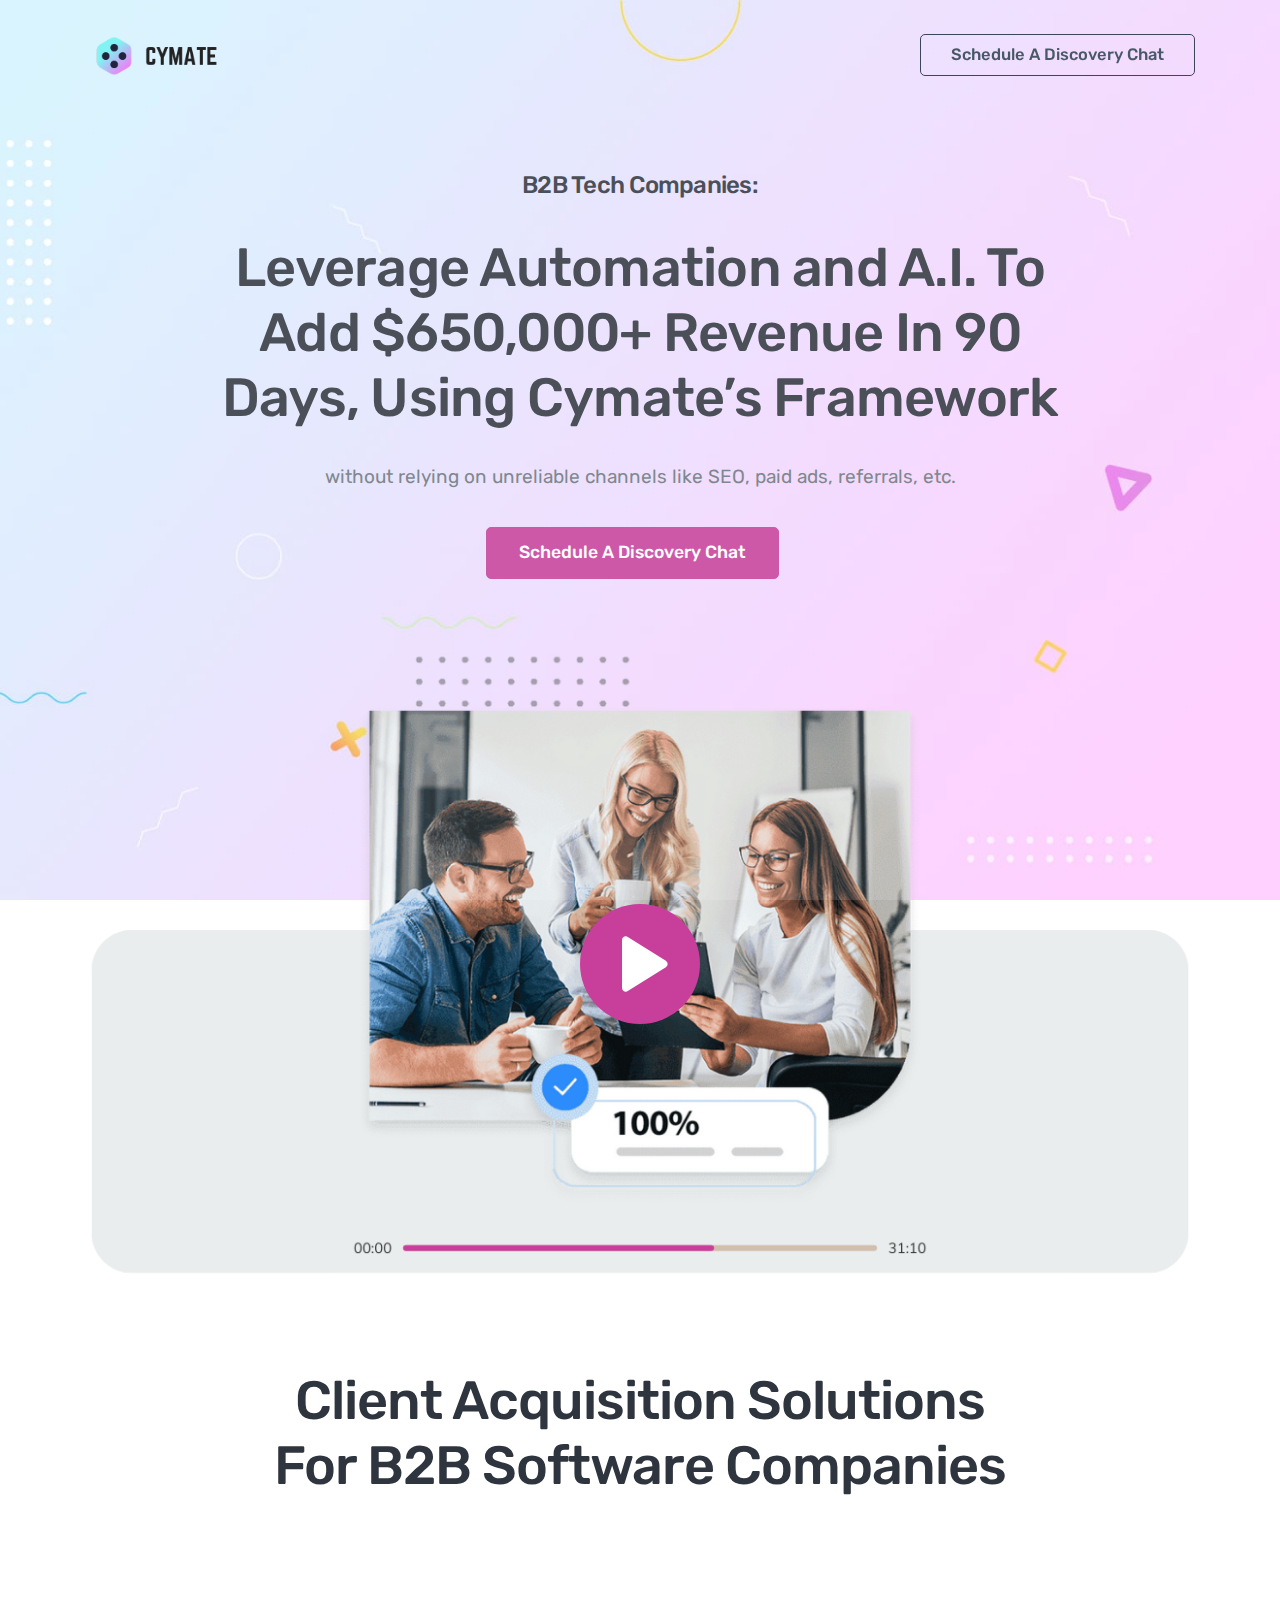
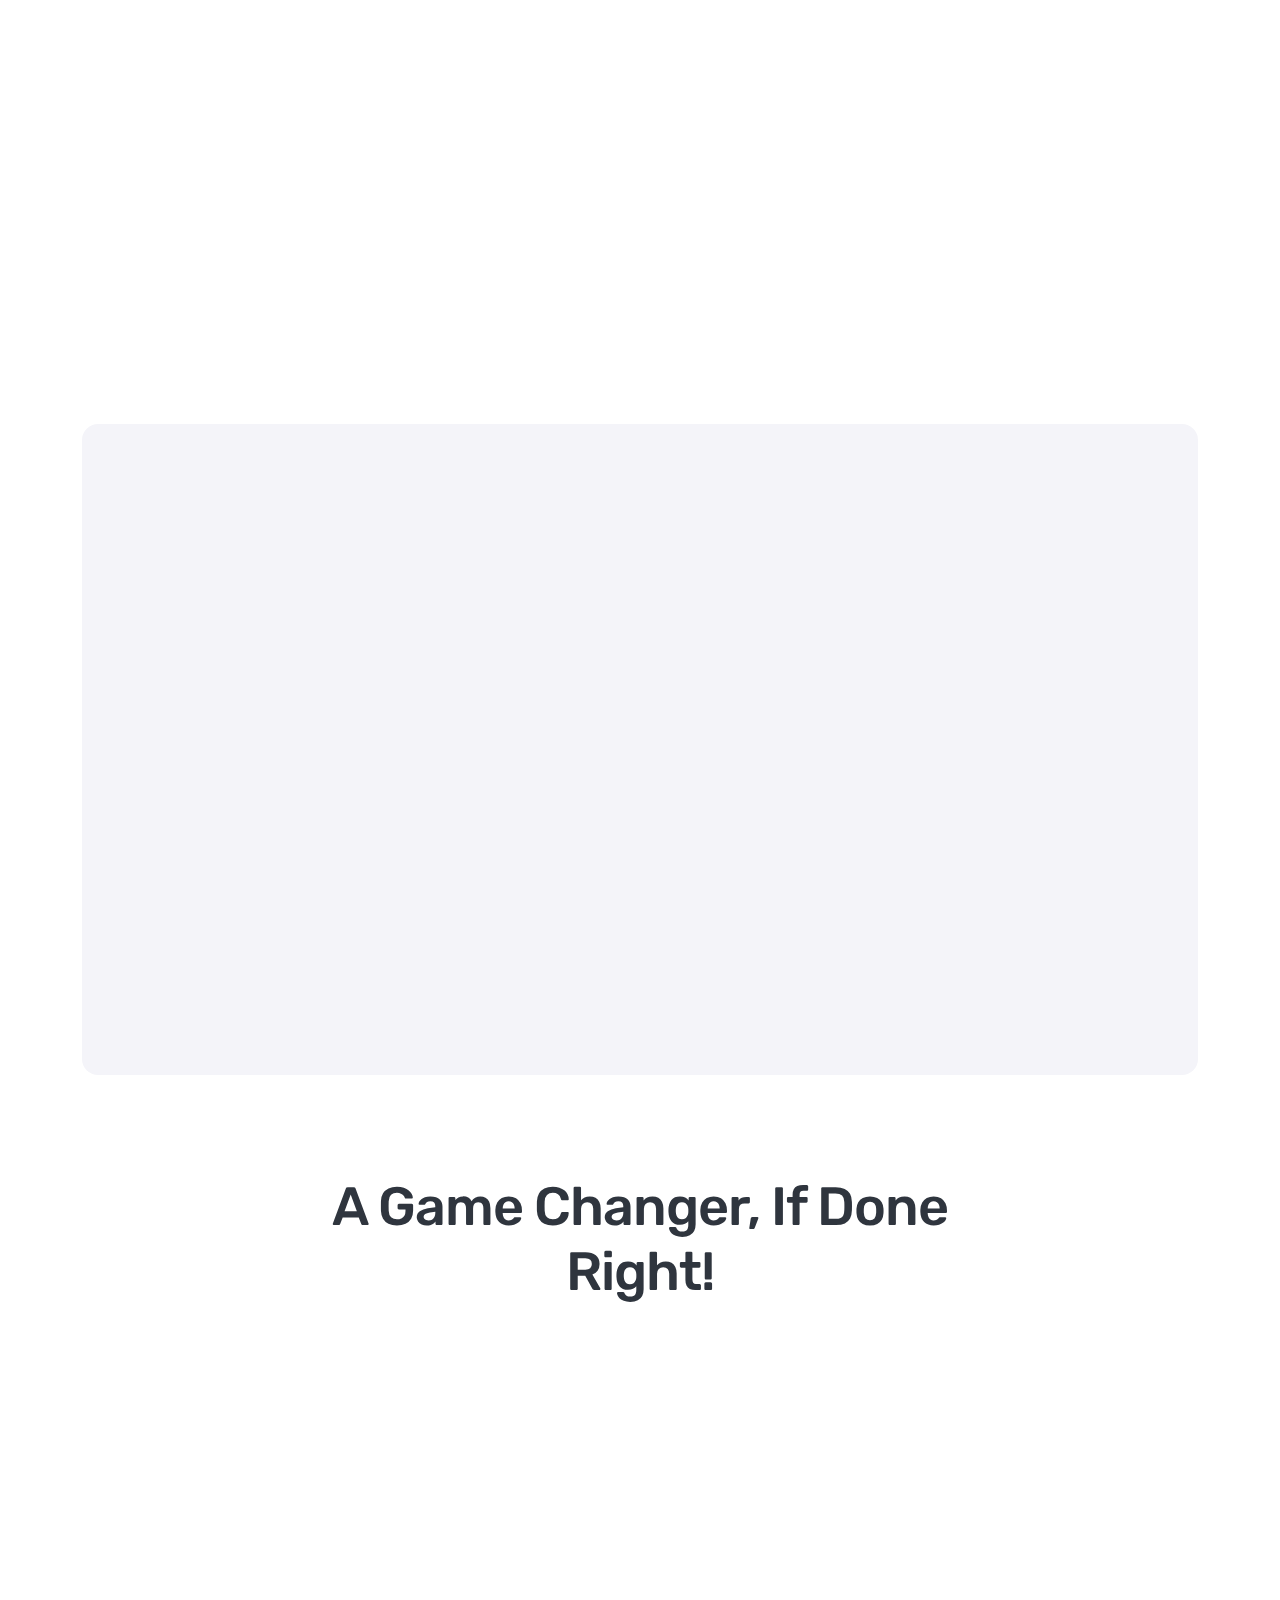
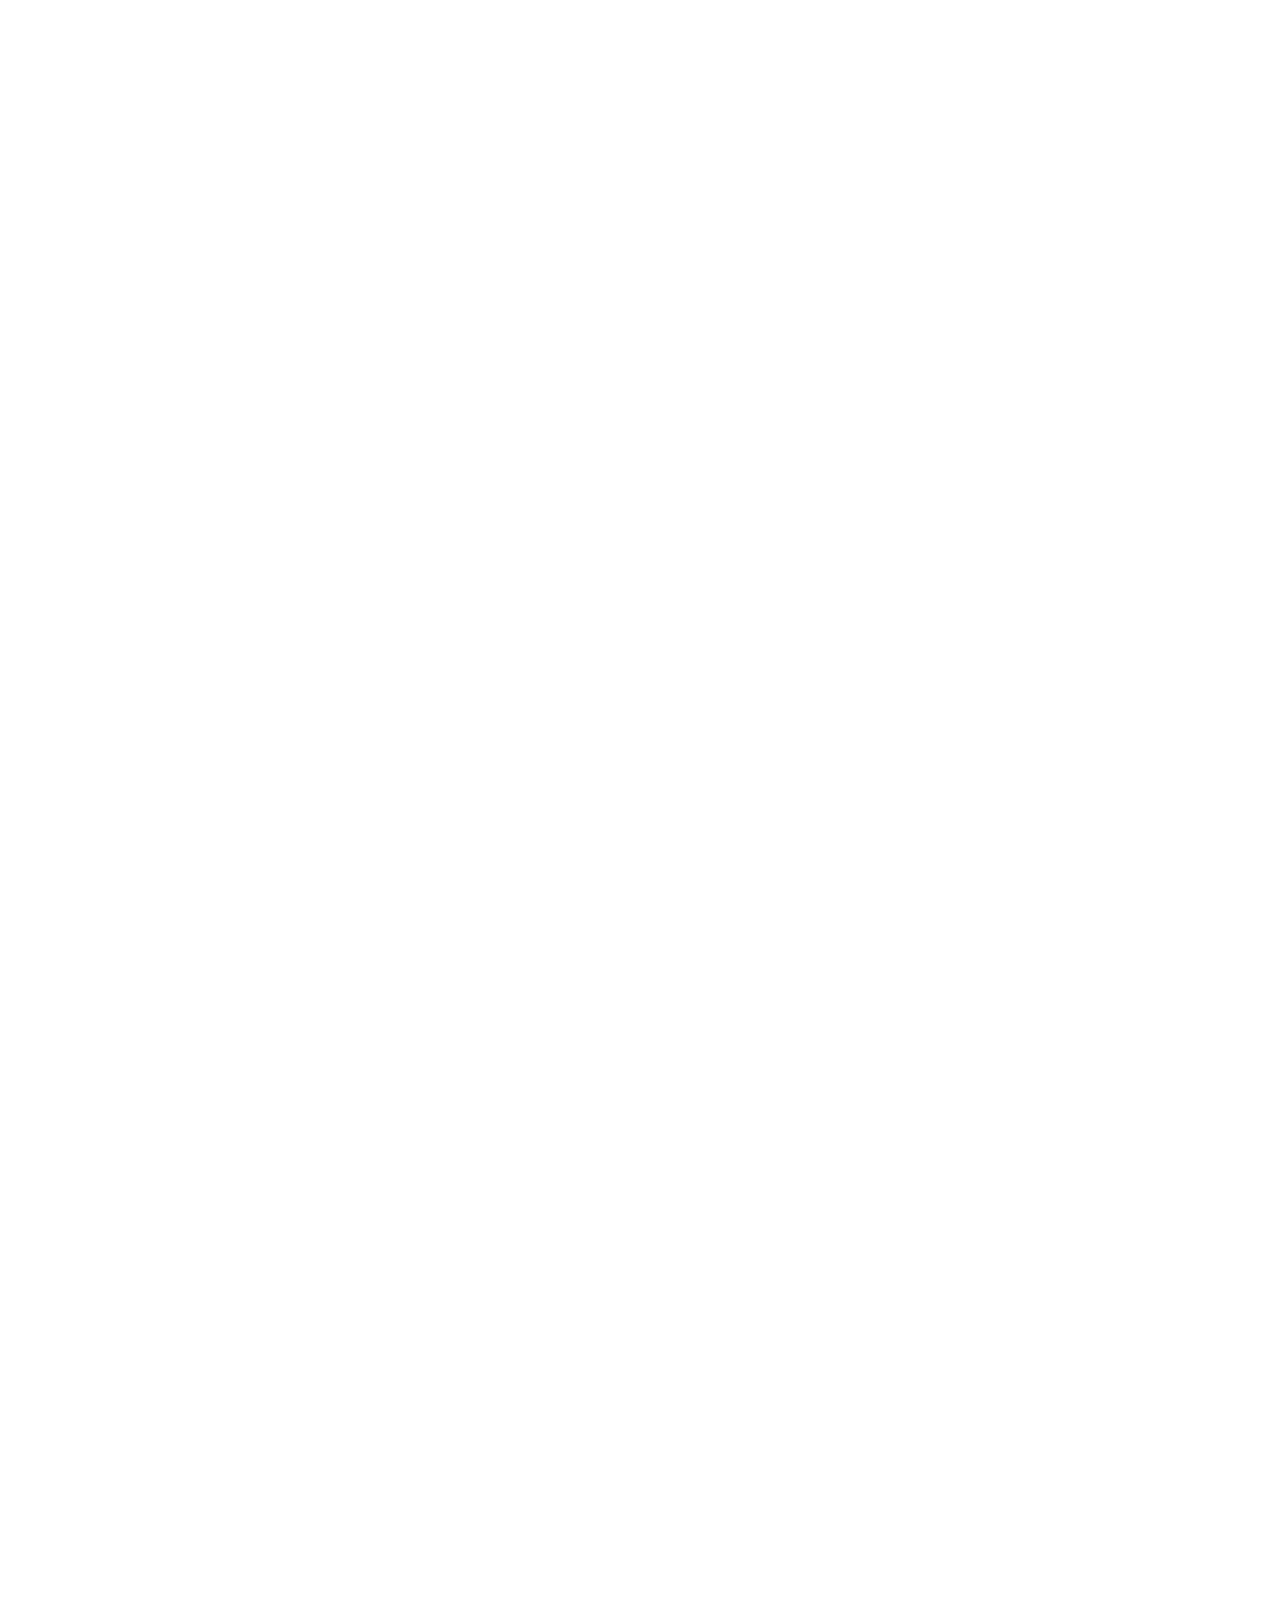
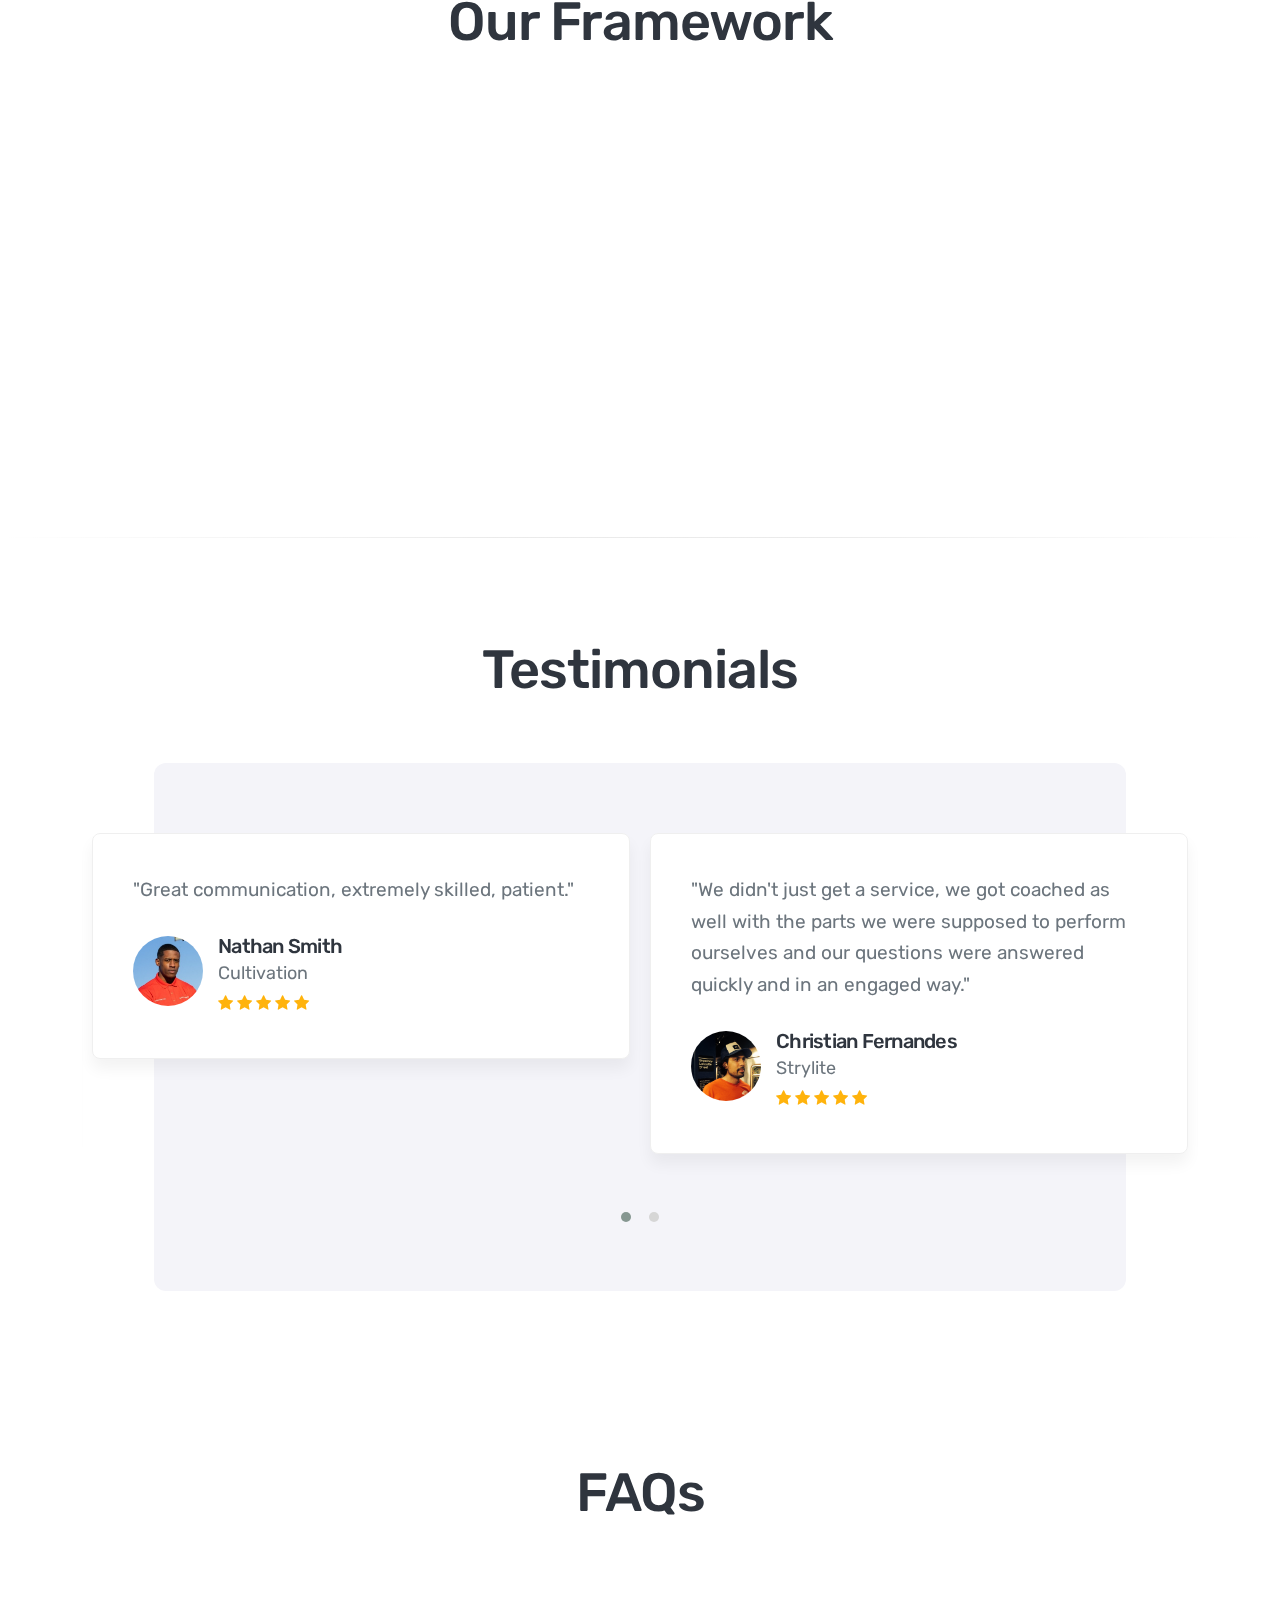
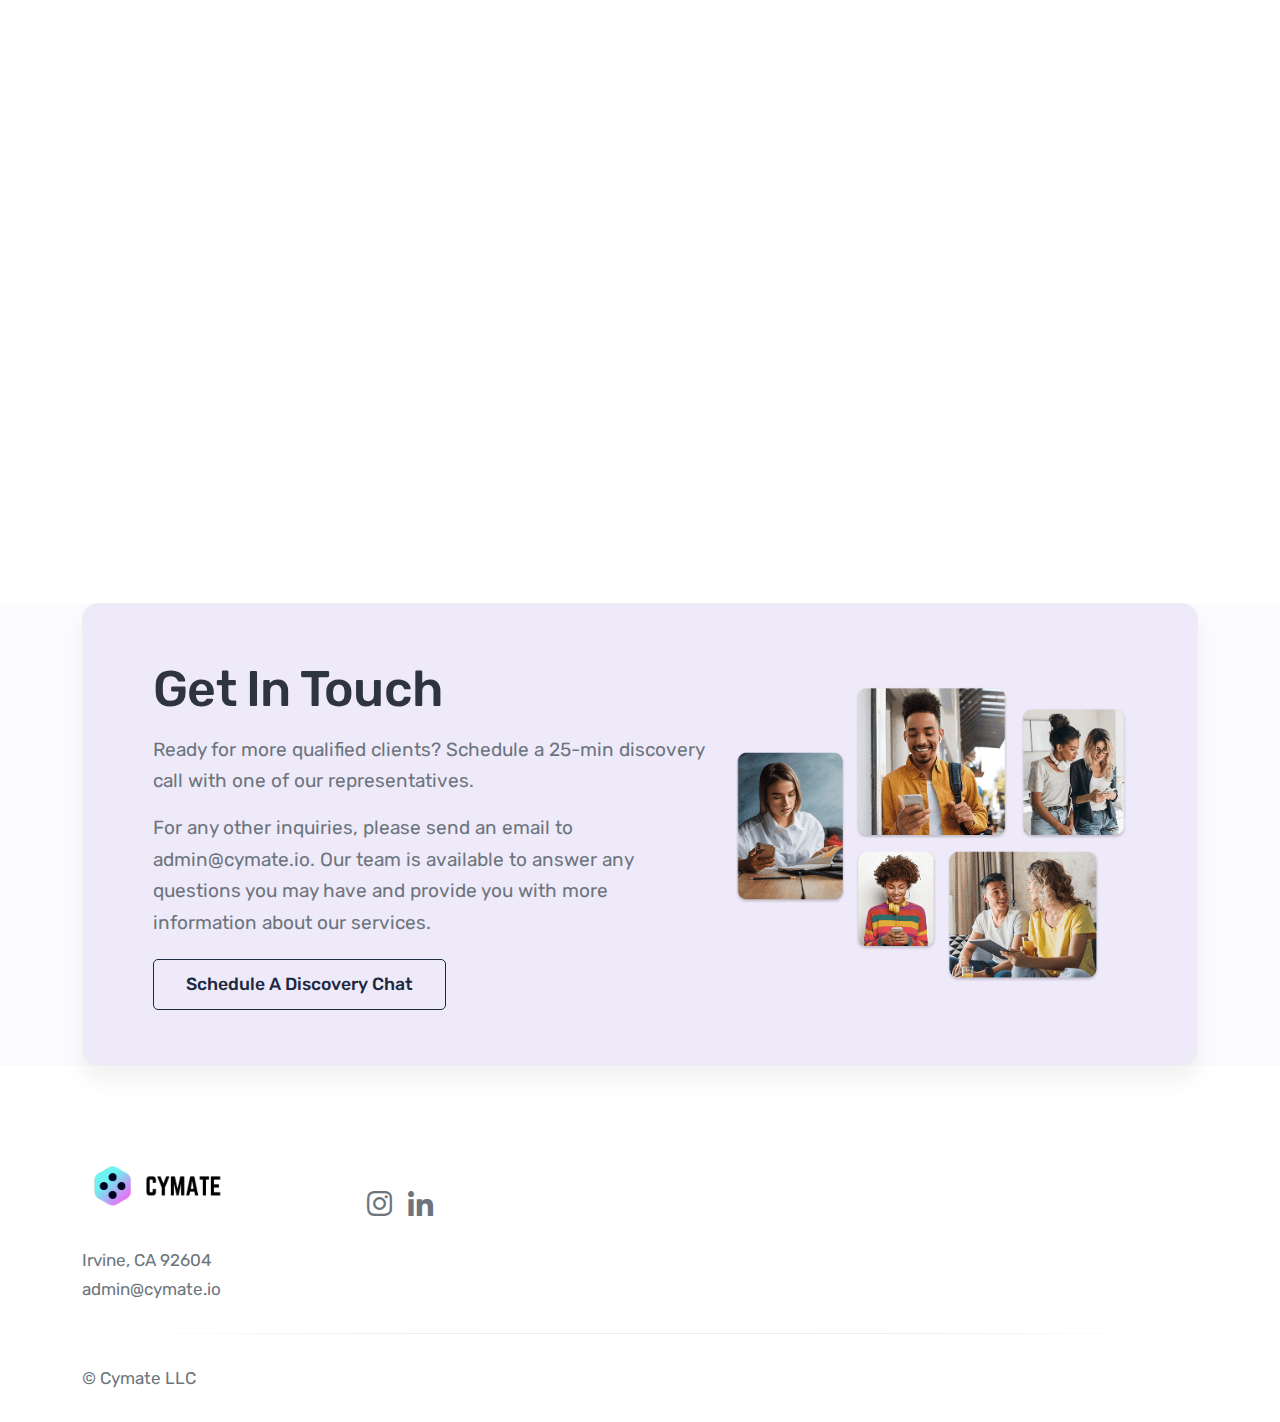
<file: index.html>
<!DOCTYPE html>
<!-- OLMO - Software, App, SaaS & Startup Landing Pages Pack design by DSAThemes (http://www.dsathemes.com) -->
<!--[if lt IE 7 ]><html class="ie ie6" lang="en"> <![endif]-->
<!--[if IE 7 ]><html class="ie ie7" lang="en"> <![endif]-->
<!--[if IE 8 ]><html class="ie ie8" lang="en"> <![endif]-->
<!--[if (gte IE 9)|!(IE)]><!-->
<html lang="en">


	<head>

		<meta charset="utf-8">
		<meta http-equiv="X-UA-Compatible" content="IE=edge"/>
		<meta name="author" content="DSAThemes"/>	
		<meta name="description" content="Lead Automation Agency"/>
		<meta name="keywords" content="Responsive, HTML5, DSAThemes, One Page, Landing, Software, Mobile App, SaaS, Startup, Creative, Freelancers, Digital Product">	
		<meta name="viewport" content="width=device-width, initial-scale=1.0"/>
				
  		<!-- SITE TITLE -->
		<title>Cymate</title>
							
		<!-- FAVICON AND TOUCH ICONS -->
		<link rel="shortcut icon" href="images/favicon.ico" type="image/x-icon">
		<link rel="icon" href="images/favicon.ico" type="image/x-icon">
		<link rel="apple-touch-icon" sizes="152x152" href="images/apple-touch-icon-152x152.png">
		<link rel="apple-touch-icon" sizes="120x120" href="images/apple-touch-icon-120x120.png">
		<link rel="apple-touch-icon" sizes="76x76" href="images/apple-touch-icon-76x76.png">
		<link rel="apple-touch-icon" href="images/apple-touch-icon.png">
		<link rel="icon" href="images/apple-touch-icon.png" type="image/x-icon">

		<!-- GOOGLE FONTS -->
		<link href="https://fonts.googleapis.com/css2?family=Rubik:wght@300;400;500;700&display=swap" rel="stylesheet">

		<!-- BOOTSTRAP CSS -->
		<link href="css/bootstrap.min.css" rel="stylesheet">
				
		<!-- FONT ICONS -->
		<link href="css/flaticon.css" rel="stylesheet">

		<!-- PLUGINS STYLESHEET -->
		<link href="css/menu.css" rel="stylesheet">	
		<link id="effect" href="css/dropdown-effects/fade-down.css" media="all" rel="stylesheet">
		<link href="css/magnific-popup.css" rel="stylesheet">	
		<link href="css/owl.carousel.min.css" rel="stylesheet">
		<link href="css/owl.theme.default.min.css" rel="stylesheet">

		<!-- ON SCROLL ANIMATION -->
		<link href="css/animate.css" rel="stylesheet">

		<!-- TEMPLATE CSS -->
		<link href="css/style.css" rel="stylesheet"> 
		
		<!-- RESPONSIVE CSS -->
		<link href="css/responsive.css" rel="stylesheet">

	</head>



	<body>




		<!-- PRELOADER SPINNER
		============================================= -->	
		<div id="loading" class="violet-red-loading">
			<div id="loading-center">
				<div id="loading-center-absolute">
					<div class="object" id="object_one"></div>
					<div class="object" id="object_two"></div>
					<div class="object" id="object_three"></div>
					<div class="object" id="object_four"></div>
				</div>
			</div>
		</div>




		<!-- PAGE CONTENT
		============================================= -->	
		<div id="page" class="page">




			<!-- HEADER
			============================================= -->
			<header id="header" class="header tra-menu navbar-dark">
				<div class="header-wrapper">


					<!-- MOBILE HEADER -->
				    <div class="wsmobileheader clearfix">	  	
				    	<span class="smllogo"><img src="images/logo-01.png" alt="mobile-logo"/></span>
				    	<!-- <a id="wsnavtoggle" class="wsanimated-arrow"><span></span></a>	 -->
						<a target="_blank" href="https://calendly.com/cymate-consultation/25-min" class="schedulebox btn btn-violet-red tra-violet-red-hover mr-15">Get Started</a>
				 	</div>


				 	<!-- NAVIGATION MENU -->
				  	<div class="wsmainfull menu clearfix">
	    				<div class="wsmainwp clearfix">


	    					<!-- HEADER LOGO -->
	    					<div class="desktoplogo"><a href="#hero-10" class="logo-black"><img src="images/logo-01.png" alt="header-logo"></a></div>
	    					<!-- <div class="desktoplogo"><a href="#hero-10" class="logo-white"><img src="images/logo-white.png" alt="header-logo"></a></div> -->


	    					<!-- MAIN MENU -->
	      					<nav class="wsmenu clearfix">
	        					<ul class="wsmenu-list nav-violet-red-hover">


								    <!-- HEADER BUTTON -->
								    <li class="nl-simple" aria-haspopup="true">
								    	<a target="_blank" href="https://calendly.com/cymate-consultation/25-min" class="btn btn-tra-black violet-red-hover last-link ">Schedule A Discovery Chat</a>
								    </li> 


									<!-- HEADER SOCIAL LINKS 													
									<li class="nl-simple header-socials ico-20 clearfix" aria-haspopup="true">
										<span><a href="#" class="ico-facebook"><span class="flaticon-facebook"></span></a></span>
										<span><a href="#" class="ico-twitter"><span class="flaticon-twitter"></span></a></span>
										<span><a href="#" class="ico-instagram"><span class="flaticon-instagram"></span></a></span>
										<span><a href="#" class="ico-dribbble"><span class="flaticon-dribbble"></span></a></span>	
									</li> -->	


	        					</ul>
	        				</nav>	<!-- END MAIN MENU -->


	    				</div>
	    			</div>	<!-- END NAVIGATION MENU -->


				</div>     <!-- End header-wrapper -->
			</header>	<!-- END HEADER -->




			<!-- HERO-10
			============================================= -->	
			<section id="hero-10" class="bg-scroll rel hero-section division">
				<div class="container">	
					<div class="row d-flex align-items-center">
						<div class="col text-center">


							<!-- HERO TEXT -->
							<div class="hero-10-txt">
								<h5 class="h5-md">B2B Tech Companies:</h5>

								<!-- Title -->
								<h2 class="h2-md wow fadeInUp">
									<!-- Acquire 2-5 New Major Partnerships A Month, Using Cymate's Lead Automation Framework -->
									Leverage Automation and A.I. To Add $650,000+ Revenue In 90 Days, Using Cymate’s Framework
								</h2>	

                <p class="p-lg">without relying on unreliable channels like SEO, paid ads, referrals, etc.
                </p>

								<!-- Buttons Group -->
								<div class="btns-group wow fadeInUp">
									<a target="_blank" href="https://calendly.com/cymate-consultation/25-min" class="btn btn-violet-red tra-violet-red-hover mr-15">Schedule A Discovery Chat</a>
								</div>

							</div>	


							<!-- HERO IMAGE -->
							<div class="hero-10-img video-preview wow fadeInUp">

								<!-- Play Icon --> 
								<a class="video-popup1" href="https://www.loom.com/embed/bee57a4a6ac349c6a0a0a155bcaefd6b?sid=9ff1ddf4-050d-489c-bfcd-2eeebab5ede7">				
									<div class="video-btn video-btn-xl bg-violet-red ico-90">	
										<div class="video-block-wrapper"><span class="flaticon-play-button"></span></div>
									</div>
								</a>

								<!-- Preview Image --> 
			 					<img class="img-fluid" src="images/dashboard-07.png" alt="video-preview">

							</div>


						</div>	
					</div>    <!-- End row --> 	
				</div>	   <!-- End container --> 	
			</section>	<!-- END HERO-10 -->	




			<!-- FEATURES-8
			============================================= -->
			<section id="features-8" class="wide-60 features-section division">
				<div class="container">


					<!-- SECTION TITLE -->	
					<div class="row justify-content-center">	
						<div class="col-lg-10 col-xl-8">
							<div class="section-title title-01 mb-70">		

								<!-- Title -->	
								<h2 class="h2-md">Client Acquisition Solutions For B2B Software Companies</h2>	

								<!-- Text -->	
								<!-- <p class="p-xl">Aliquam a augue suscipit, luctus neque purus ipsum neque dolor primis a libero
								   tempus, blandit and cursus varius and magnis sapien
								</p> -->
									
							</div>	
						</div>
					</div>


					<!-- FEATURES-8 WRAPPER -->	
			 		<div class="fbox-8-wrapper text-center">
			 			<div class="row row-cols-1 row-cols-md-3">


		 					<!-- FEATURE BOX #1 -->
		 					<div class="col">
		 						<div class="fbox-8 mb-40 wow fadeInUp">

									<!-- Image -->
									<div class="fbox-img bg-whitesmoke-gradient">
										<img class="img-fluid" src="images/img-21.png" alt="feature-icon" />
									</div>

									<!-- Title -->
									<h5 class="h5-md">1 - Discovery Chat</h5>
											
									<!-- Text -->
									<p class="p-lg">Speak with one of our representatives to identify if our solution is a good fit
									</p>

		 						</div>
		 					</div>


		 					<!-- FEATURE BOX #2 -->
		 					<div class="col">
		 						<div class="fbox-8 mb-40 wow fadeInUp">

									<!-- Image -->
									<div class="fbox-img bg-whitesmoke-gradient">
										<img class="img-fluid" src="images/img-22.png" alt="feature-icon" />
									</div>

									<!-- Title -->
									<h5 class="h5-md">2 - Identify Dream Clients</h5>
											
									<!-- Text -->
									<p class="p-lg">Identify your ideal markets, then leave the rest to us
									</p>

		 						</div>
		 					</div>


		 					<!-- FEATURE BOX #3 -->
		 					<div class="col">
		 						<div class="fbox-8 mb-40 wow fadeInUp">

									<!-- Image -->
									<div class="fbox-img bg-whitesmoke-gradient">
										<img class="img-fluid" src="images/img-24.png" alt="feature-icon" />
									</div>

									<!-- Title -->
									<h5 class="h5-md">3 - Secure Partnerships</h5>
											
									<!-- Text -->
									<p class="p-lg">Handle calls with your dream clients and secure the partnerships
									</p>

		 						</div>
		 					</div>	


				 		</div>  <!-- End row -->	
				 	</div>	<!-- END FEATURES-8 WRAPPER -->	


				</div>	   <!-- End container -->		
			</section>	<!-- END FEATURES-8 -->	




			<!-- CONTENT-5
			============================================= -->
			<section id="content-5" class="content-5 ws-wrapper content-section division">
				<div class="container">
					<div class="content-5-wrapper bg-whitesmoke">
						<div class="row d-flex align-items-center">


							<!-- TEXT BLOCK -->	
							<div class="col-md-7 col-lg-6">
								<div class="txt-block left-column wow fadeInRight">

									<!-- Section ID -->	
						 			<span class="section-id purple-color txt-upcase">Leveraging New Technologies</span>

						 			<!-- Title -->	
									<h3 class="h2-xs">Scale Your Outbound Infrastructure With Automation and A.I.</h3>

									<!-- List -->	
									<ul class="simple-list">

										<li class="list-item">
											<p class="p-lg">No more trade-offs between volume and personalization.
											</p>
										</li>

										<li class="list-item">
											<p class="p-lg">In a fast-paced market, standing out is crucial. That's where our agency steps in, 
												leveraging automation and A.I. to ensure an unfair advantage for our clients.
											</p>
										</li>

										<li class="list-item">
											<p class="p-lg">We make sure your business stays ahead of the curve and remains a 
												top choice for your target audience.
											</p>
										</li>

									</ul>

								</div>
							</div>	<!-- END TEXT BLOCK -->	


							<!-- IMAGE BLOCK -->
							<div class="col-md-5 col-lg-6">
								<div class="img-block right-column wow fadeInLeft">
									<img class="img-fluid" src="images/img-13.png" alt="content-image">
								</div>
							</div>


						</div>
					</div>    <!-- End row -->
				</div>	   <!-- End container -->	
			</section>	<!-- END CONTENT-5 -->




			<!-- CONTENT-3
			============================================= -->
			<section id="content-3" class="content-3 wide-60 content-section division">
				<div class="container">


					<!-- SECTION TITLE -->	
					<div class="row justify-content-center">	
						<div class="col-lg-10 col-xl-8">
							<div class="section-title title-01 mb-70">		

								<!-- Title -->		
                <h2 class="h2-md">A Game Changer, If Done Right!</h2>	

								<!-- Text -->	
								<!-- <p class="p-xl">Aliquam a augue suscipit, luctus neque purus Finding the right prospects in a sea of potentials is a daunting task. Our agency understands this challenge, and we're here to revolutionize your approach. Using advanced AI-powered tools, we scout and reach out to potential clients precisely matched to your business. Say goodbye to the scattergun approach and hello to targeted outreach that delivers genuinely interested prospects right to your doorstep.ipsum neque dolor primis a libero
								   tempus, blandit and cursus varius and magnis sapien
								</p> -->
									
							</div>	
						</div>
					</div>


					<!-- TOP ROW -->
					<div class="top-row pb-50">
						<div class="row d-flex align-items-center">


							<!-- IMAGE BLOCK -->
							<div class="col-md-5 col-lg-6">
								<div class="img-block left-column wow fadeInRight">
									<img class="img-fluid" src="images/img-06.png" alt="content-image">
								</div>
							</div>


							<!-- TEXT BLOCK -->	
							<div class="col-md-7 col-lg-6">
								<div class="txt-block right-column wow fadeInLeft">

									<!-- Section ID -->	
					 				<span class="section-id purple-color txt-upcase">Highly Targeted and Extremely Effective</span>

									<!-- Title -->	
									<h2 class="h2-xs">Lead Generation Tailored to Your Needs</h2>

									<!-- Text -->	
									<p class="p-lg">Finding the right prospects in a sea of potentials is a daunting task. Our agency understands 
										this challenge, and we're here to revolutionize your approach.
									</p>

									<!-- Text -->	
									<p class="p-lg">Using advanced AI-powered tools, we scout and 
										reach out to potential clients precisely matched to your business.
									</p>
									
									<!-- Text -->	
									<p class="p-lg">Say goodbye to the scattergun approach 
										and hello to targeted outreach that delivers genuinely interested prospects right to your doorstep.
									 </p>

								</div>
							</div>	<!-- END TEXT BLOCK -->	


						</div>
					</div>	<!-- END TOP ROW -->


					<!-- BOTTOM ROW -->
					<div class="bottom-row">
						<div class="row d-flex align-items-center">


							<!-- TEXT BLOCK -->	
							<div class="col-md-7 col-lg-6 order-last order-md-2">
								<div class="txt-block left-column wow fadeInRight">

									<!-- TEXT BOX -->	
									<div class="txt-box mb-20">

										<!-- Title -->	
										<h5 class="h5-lg">6.8x Your ROI</h5>

										<!-- Text -->
										<p class="p-lg">Stop wasting time relying on other expensive and unreliable channels like 
											SEO, paid ads, referrals, etc.
										</p>
										<p class="p-lg">Our clients on average 6.8x their ROI in 12 months.
										</p>

									</div>

								</div>
							</div>	<!-- END TEXT BLOCK -->	


							<!-- IMAGE BLOCK -->
							<div class="col-md-5 col-lg-6 order-first order-md-2">
								<div class="img-block right-column wow fadeInLeft">
									<img class="img-fluid" src="images/img-09.png" alt="content-image">
								</div>
							</div>


						</div>
					</div>	<!-- END BOTTOM ROW -->


				</div>	   <!-- End container -->
			</section>	<!-- END CONTENT-3 -->




			<!-- CONTENT-2
			============================================= -->
			<section id="content-2" class="content-2 bg-04 wide-60 content-section division">
				<div class="container">
					<div class="row d-flex align-items-center">


						<!-- IMAGE BLOCK -->
						<div class="col-md-5 col-lg-6">
							<div class="rel img-block left-column video-preview wow fadeInRight">

								<!-- Play Icon --> 
								<!-- <a class="video-popup1" href="https://www.youtube.com/embed/SZEflIVnhH8">				
									<div class="video-btn video-btn-xl bg-violet-red ico-90">	
										<div class="video-block-wrapper"><span class="flaticon-play-button"></span></div>
									</div>
								</a> -->

								<!-- Preview Image --> 
			 					<img class="img-fluid" src="images/img-08.png" alt="image-preview">

							</div>
						</div>


						<!-- TEXT BLOCK -->	
						<div class="col-md-7 col-lg-6">
							<div class="txt-block right-column white-color wow fadeInLeft">

								<!-- Section ID -->	
					 			<span class="section-id white-color txt-upcase">A.I. Lead Automation Agency</span>

								<!-- Title -->	
								<h2 class="h2-xs">Who Are We?</h2>

								<!-- List -->	
								<p class="p-lg">At Cymate, we are dedicated to providing exceptional lead generation and 
									automation services to a wide range of tech companies, using our custom developed solutions.
								</p>

								<p class="p-lg">We utilize A.I. to engage and bring in ideal partners and clients who are genuinely interested by your business. </p>


							</div>
						</div>	<!-- END TEXT BLOCK -->	


					</div>	   <!-- End row -->
				</div>	   <!-- End container -->
			</section>	<!-- END CONTENT-2 -->




			<!-- CONTENT-7
			============================================= -->
			<section id="content-7" class="content-7 wide-60 content-section division">
				<div class="container">
					<div class="row d-flex align-items-center">


					</div>	  <!-- End row -->
				</div>	   <!-- End container -->
			</section>	<!-- END CONTENT-7 -->




			<!-- FEATURES-4
			============================================= -->
			<section id="features-4" class="pb-60 features-section division">
				<div class="container">


					<!-- SECTION TITLE -->	
					<div class="row justify-content-center">	
						<div class="col-lg-10 col-xl-8">
							<div class="section-title title-01 mb-70">		

								<!-- Title -->	
								<h2 class="h2-md">Our Framework</h2>	
									
							</div>	
						</div>
					</div>


					<!-- FEATURES-4 WRAPPER -->
					<div class="fbox-4-wrapper fbox-4-wide">
						<div class="row row-cols-1 row-cols-md-2">


							<!-- FEATURE BOX #1 -->
		 					<div class="col">
		 						<div class="fbox-4 pr-25 mb-40 wow fadeInUp">

		 							<!-- Icon -->
		 							<div class="fbox-ico">
		 								<div class="ico-60 shape-ico violet-red-color">
		 									<img class="ico-bkg" src="images/ico-bkg.png" alt="ico-bkg">
											<!-- <span class="flaticon-dashboard"></span> -->
											<span class="flaticon-tool"></span>
										</div>
									</div>

									<!-- Text -->
									<div class="fbox-txt">
		
										<!-- Title -->
										<h5 class="h5-md">Backend Setup</h5>
											
										<!-- Text -->
										<p class="p-lg">From DNS to Domain Warmup, we'll ensure all backend tech are configured to guarantee 
											your messages reach your recipients.
										</p>

									</div>

		 						</div>
		 					</div>	


		 					<!-- FEATURE BOX #2 -->
		 					<div class="col">
		 						<div class="fbox-4 pl-25 mb-40 wow fadeInUp">

		 							<!-- Icon -->
		 							<div class="fbox-ico">
		 								<div class="ico-60 shape-ico violet-red-color">
		 									<img class="ico-bkg" src="images/ico-bkg.png" alt="ico-bkg">
											<span class="flaticon-avatar"></span>
										</div>
									</div>

									<!-- Text -->
									<div class="fbox-txt">
		
										<!-- Title -->
										<h5 class="h5-md">Identify Your ICP</h5>
											
										<!-- Text -->
										<p class="p-lg">Pick your dream clients and leave the rest to us. Not sure? We'll 
											split test different offers and markets for you.
										</p>

									</div>

		 						</div>
		 					</div>	


		 					<!-- FEATURE BOX #3 -->
		 					<div class="col">
		 						<div class="fbox-4 pr-25 mb-40 wow fadeInUp">

		 							<!-- Icon -->
		 							<div class="fbox-ico">
		 								<div class="ico-60 shape-ico violet-red-color">
		 									<img class="ico-bkg" src="images/ico-bkg.png" alt="ico-bkg">
											<span class="flaticon-copy"></span>
										</div>
									</div>

									<!-- Text -->
									<div class="fbox-txt">
		
										<!-- Title -->
										<h5 class="h5-md">Copywriting</h5>
											
										<!-- Text -->
										<p class="p-lg">Anyone can write a message to showcase your product or service, but we compose 
											messages that will convert into sales.
										</p>

									</div>

		 						</div>
		 					</div>	


		 					<!-- FEATURE BOX #4 -->
		 					<div class="col">
		 						<div class="fbox-4 pl-25 mb-40 wow fadeInUp">

		 							<!-- Icon -->
		 							<div class="fbox-ico">
		 								<div class="ico-60 shape-ico violet-red-color">
		 									<img class="ico-bkg" src="images/ico-bkg.png" alt="ico-bkg">
											<span class="flaticon-settings-1"></span>
										</div>
									</div>

									<!-- Text -->
									<div class="fbox-txt">
		
										<!-- Title -->
										<h5 class="h5-md">Build E2E Infrastructure</h5>
											
										<!-- Text -->
										<p class="p-lg">Everything from initial contact to follow-ups, we'll build an 
											end-2-end infrastructure to ensure your prospects move down the pipeline.
										</p>

									</div>

		 						</div>
		 					</div>	


		 				</div>
					</div>    <!-- END FEATURES-4 WRAPPER -->


				</div>     <!-- End container --> 	
			</section>	<!-- END FEATURES-4 -->

			<!-- DIVIDER LINE -->
			<hr class="divider">




			<!-- TESTIMONIALS-4
			============================================= -->
			<section id="reviews-4" class="rel pt-100 reviews-section division">


				<!-- SECTION TITLE -->	
				<div class="container">
					<div class="row justify-content-center">	
						<div class="col-lg-10 col-xl-8">
							<div class="section-title title-01 mb-60">		

								<!-- Title -->	
								<h2 class="h2-md">Testimonials</h2>	
									
							</div>	
						</div>
					</div>
				</div>


				<div class="reviews-4-holder">
					<div class="container">
						<div class="row">

							<!-- TESTIMONIALS CAROUSEL -->
							<div class="col-md-12">					
								<div class="owl-carousel owl-theme reviews-4-wrapper">

							
									<!-- TESTIMONIAL #1 -->
									<div class="review-4">


										<!-- Text -->
										<div class="review-4-txt">

											<!-- Text -->
											<p class="p-lg">"Great communication, extremely skilled, patient."			   
											</p>

											<!-- Testimonial Author -->
											<div class="author-data clearfix">

												<!-- Testimonial Avatar -->
												<div class="review-avatar">
													<img src="images/review-author-1.jpg" alt="review-avatar">
												</div>
															
												<!-- Testimonial Author -->
												<div class="review-author">

													<h6 class="h6-xl">Nathan Smith</h6>
													<p class="p-md">Cultivation</p>

													<!-- Rating -->
													<div class="review-rating ico-15 yellow-color">
														<span class="flaticon-star-1"></span>
														<span class="flaticon-star-1"></span>
														<span class="flaticon-star-1"></span>
														<span class="flaticon-star-1"></span>
														<span class="flaticon-star-1"></span>	
													</div>

												</div>	

											</div>	<!-- End Testimonial Author -->

										</div>	<!-- End Text -->

									</div>	<!-- END TESTIMONIAL #1 -->
							
							
									<!-- TESTIMONIAL #2 -->
									<div class="review-4">

										<!-- Text -->
										<div class="review-4-txt">

											<!-- Text -->
											<p class="p-lg">
												"We didn't just get a service, we got coached as well with the parts we were supposed to perform ourselves 
												and our questions were answered quickly and in an engaged way."
											</p>

											<!-- Testimonial Author -->
											<div class="author-data clearfix">

												<!-- Testimonial Avatar -->
												<div class="review-avatar">
													<img src="images/review-author-2.jpg" alt="review-avatar">
												</div>
															
												<!-- Testimonial Author -->
												<div class="review-author">

													<h6 class="h6-xl">Christian Fernandes</h6>
													<p class="p-md">Strylite</p>

													<!-- Rating -->
													<div class="review-rating ico-15 yellow-color">
														<span class="flaticon-star-1"></span>
														<span class="flaticon-star-1"></span>
														<span class="flaticon-star-1"></span>
														<span class="flaticon-star-1"></span>
														<span class="flaticon-star-1"></span>	
													</div>

												</div>	

											</div>	<!-- End Testimonial Author -->

										</div>	<!-- End Text -->

									</div>	<!-- END TESTIMONIAL #2 -->
							
							
									<!-- TESTIMONIAL #3 -->
									<div class="review-4">

										<!-- Text -->
										<div class="review-4-txt">

											<!-- Text -->
											<p class="p-lg">"If you're a software firm wondering about the value of cold outreach as your primary lead gen 
												method, it’s a game changer for introducing your business to the right audience."
											</p>

											<!-- Testimonial Author -->
											<div class="author-data clearfix">

												<!-- Testimonial Avatar -->
												<div class="review-avatar">
													<img src="images/review-author-3.jpg" alt="review-avatar">
												</div>
															
												<!-- Testimonial Author -->
												<div class="review-author">

													<h6 class="h6-xl">Jonathan</h6>
													<p class="p-md">Homely</p>

													<!-- Rating -->
													<div class="review-rating ico-15 yellow-color">
														<span class="flaticon-star-1"></span>
														<span class="flaticon-star-1"></span>
														<span class="flaticon-star-1"></span>
														<span class="flaticon-star-1"></span>
														<span class="flaticon-star-1"></span>	
													</div>

												</div>	

											</div>	<!-- End Testimonial Author -->

										</div>	<!-- End Text -->

									</div>	<!-- END TESTIMONIAL #3 -->

								
								</div>
							</div>	<!-- END TESTIMONIALS CAROUSEL --> 


						</div>	
					</div>     <!-- End container -->
				</div>


			</section>	<!-- END TESTIMONIALS-4 -->




			<!-- BRANDS-2
			============================================= -->
			<div id="brands-2" class="wide-70 brands-section division">
				<div class="container">	

				</div>     <!-- End container -->
			</div>	<!-- END BRANDS-2 -->



			<!-- FAQs-2
			============================================= -->
			<section id="faqs-2" class="pb-60 faqs-section division">				
				<div class="container">


					<!-- SECTION TITLE -->	
					<div class="row justify-content-center">	
						<div class="col-lg-10 col-xl-8">
							<div class="section-title title-01 mb-80">		

								<!-- Title -->	
								<h2 class="h2-md">FAQs</h2>	

								<!-- Text -->	
								<!-- <p class="p-xl">Aliquam a augue suscipit, luctus neque purus ipsum neque dolor primis a libero
								   tempus, blandit and cursus varius and magnis sapien
								</p> -->
									
							</div>	
						</div>
					</div>


					<!-- FAQs-2 QUESTIONS -->	
					<div class="faqs-2-questions">
						<div class="row row-cols-1 row-cols-lg-2">
						

							<!-- QUESTIONS HOLDER -->
							<div class="col">
								<div class="questions-holder pr-15">


									<!-- QUESTION #1 -->
									<div class="question wow fadeInUp">

										<!-- Question -->
										<h5 class="h5-md">What is Lead Generation?</h5>

										<!-- Answer -->
										<p class="p-lg">Lead generation is the process of gaining the interest of potential customers in order to increase future sales.
										</p>

									</div>	


									<!-- QUESTION #2 -->					
									<div class="question wow fadeInUp">

										<!-- Question -->
										<h5 class="h5-md">What is outbound vs. inbound?</h5>

										<!-- Answer -->
										<p class="p-lg">In marketing context, inbound means shooting your message out to the public 
											and hope that it will attract potential leads (paid ads, SEO, etc.). 
										</p>

										<p class="p-lg">Outbound reaches out to customers who benefit from your product or solution directly, 
											targeting only those that need your service.
										</p>

									</div>


								</div>
							</div>	<!-- END QUESTIONS HOLDER -->


							<!-- QUESTIONS HOLDER -->
							<div class="col">
								<div class="questions-holder pl-15">

								
									<!-- QUESTION #4 -->					
									<div class="question wow fadeInUp">

										<!-- Question -->
										<h5 class="h5-md">How much does your service cost?</h5>

										<!-- Answer -->
										<p class="p-lg">Our service offers different custom strategy to different clients. 
										</p>
										
										<p class="p-lg">Think of it this way, if your solution isn't for everyone, why should your marketing strategy be?
										</p>

										<p class="p-lg">Our pricing model is 100% performance based, meaning you only pay after seeing results.
										</p>

									</div>

										
									<!-- QUESTION #5 -->
									<div class="question wow fadeInUp">

										<!-- Question -->
										<h5 class="h5-md">I have additional questions?</h5>

										<!-- Answer -->
										<p class="p-lg">Feel free to interact with our A.I. virtual assistant for any other questions.
										</p>

										<!-- Answer -->
										<p class="p-lg">If there's any additional queries, please email us directly at admin@cymate.io
										</p>

									</div>



								</div>
							</div>	<!-- END QUESTIONS HOLDER -->


						</div>	<!-- End row -->
					</div>	<!-- END FAQs-2 QUESTIONS -->	


					<!-- MORE QUESTIONS BUTTON -->	
					<!-- <div class="row">
						<div class="col">	
							<div class="more-questions">
								<h5 class="h5-sm">Have more questions? <a href="contacts.html">Ask your question here</a></h5>
							</div>
						</div>
					</div> -->


				</div>	   <!-- End container -->		
			</section>	<!-- END FAQs-2 -->




			<!-- CALL TO ACTION-11
			============================================= -->
			<section id="cta-11" class="bg-snow cta-section division">
				<div class="container">
					<div class="bg-tra-purple cta-11-wrapper">
						<div class="row d-flex align-items-center">


							<!-- CALL TO ACTION TEXT -->
							<div class="col-lg-7 col-lg-7">
								<div class="cta-11-txt">

									<!-- Title -->	
									<h2 class="h2-xs">Get In Touch</h2>

									<!-- Text -->
									<p class="p-lg">Ready for more qualified clients? Schedule a 25-min discovery call with one of our representatives.
									</p>

									<!-- Button -->
									<!-- <a target="_blank" href="https://calendly.com/cymate-consultation/25-min" class="btn btn-violet-red tra-violet-red-hover">Book A Call</a> -->

									<!-- Text -->
									<p class="p-lg">For any other inquiries, please send an email to admin@cymate.io. 
										Our team is available to answer any questions you may have and provide you with more information about our services.
									</p>
                  <a target="_blank" href="https://calendly.com/cymate-consultation/25-min" class="btn btn-tra-black violet-red-hover last-link ">Schedule A Discovery Chat</a>

									
								</div>
							</div>


							<!-- CALL TO ACT ION BUTTON -->
							<div class="col-lg-5">
								<div class="text-end">
									<div class="cta-11-img text-center">
										<!-- Calendly inline widget begin -->
										<!-- <div class="calendly-inline-widget" data-url="https://calendly.com/cymate-consultation/25-min?hide_gdpr_banner=1" style="min-width:320px;height:700px;"></div>
										<script type="text/javascript" src="https://assets.calendly.com/assets/external/widget.js" async></script> -->
										<!-- Calendly inline widget end -->
                    <!-- <li class="nl-simple" aria-haspopup="true">
								    	<a target="_blank" href="https://calendly.com/cymate-consultation/25-min" class="btn btn-tra-black violet-red-hover last-link ">Schedule A Discovery Chat</a>
								    </li>  -->
                    <img class="img-fluid" src="images/img-20.png" alt="video-preview">
                    <!-- <a target="_blank" href="https://calendly.com/cymate-consultation/25-min" class="btn btn-tra-black violet-red-hover last-link ">Schedule A Discovery Chat</a> -->

									</div>	
								</div>
							</div>



						</div>
					</div>    <!-- End row -->
				</div>	   <!-- End container -->	
			</section>	<!-- END CALL TO ACTION-11 -->

			<!-- FOOTER-4
			============================================= -->
			<footer id="footer-4" class="footer division">
				<div class="container">


					<!-- FOOTER CONTENT -->
					<div class="row">	


						<!-- FOOTER INFO -->
						<div class="col-lg-3">
							<div class="footer-info mb-40">
								<img class="footer-logo" src="images/logo-01.png" alt="footer-logo">
							</div>	

							<div class="col">
								<div class="footer-copyright">
									<p>Irvine, CA 92604</p>
									<p>admin@cymate.io</p>
								</div>
							</div>
						</div>	


						


						<!-- FOOTER LINKS -->
						<div class="col-sm-6 col-md-3 col-lg-3 col-xl-2">
							<div class="footer-links mb-40">
												
								<!-- Title -->
								<h6 class="h6-xl"></h6>

								<!-- Social Links -->	
								<ul class="footer-socials text-secondary ico-25 text-center clearfix">	
									<li><a href="https://www.instagram.com/cymate.io/" target="_blank"><span class="flaticon-instagram"></span></a></li>	
									<li><a href="https://www.linkedin.com/company/cymate/" target="_blank"><span class="flaticon-linkedin"></span></a></li>
									<!-- <li><a href="#"><span class="flaticon-github"></span></a></li>
									<li><a href="#"><span class="flaticon-youtube"></span></a></li> -->
								</ul>

							</div>	
						</div>	


					</div>	<!-- END FOOTER CONTENT -->


					<hr>


					<!-- BOTTOM FOOTER -->
					<div class="bottom-footer">
						<div class="row row-cols-1 row-cols-md-2 d-flex align-items-center">


							<!-- FOOTER COPYRIGHT -->
							<div class="col">
								<div class="footer-copyright">
									<p>&copy; Cymate LLC</p>
								</div>
							</div>


							<!-- BOTTOM FOOTER LINKS -->
							<!-- <div class="col">
								<ul class="bottom-footer-list text-secondary text-end">
									<li class="first-li"><p><a href="#">Privacy Policy</a></p></li>
									<li class="last-li"><p><a href="#">Terms & Conditions</a></p></li>
								</ul>
							</div> -->


						</div>  <!-- End row -->
					</div>	<!-- BOTTOM FOOTER -->


				</div>
			</footer>	<!-- FOOTER-4 -->
			



		</div>	<!-- END PAGE CONTENT -->	
			



		<!-- EXTERNAL SCRIPTS
		============================================= -->	
		<script src="js/jquery-3.6.0.min.js"></script>
		<script src="js/bootstrap.min.js"></script>	
		<script src="js/modernizr.custom.js"></script>
		<script src="js/jquery.easing.js"></script>
		<script src="js/jquery.appear.js"></script>
		<script src="js/jquery.scrollto.js"></script>	
		<script src="js/menu.js"></script>
		<script src="js/imagesloaded.pkgd.min.js"></script>
		<script src="js/isotope.pkgd.min.js"></script>
		<script src="js/owl.carousel.min.js"></script>
		<script src="js/jquery.magnific-popup.min.js"></script>
		<script src="js/quick-form.js"></script>	
		<script src="js/request-form.js"></script>	
		<script src="js/jquery.validate.min.js"></script>
		<script src="js/jquery.ajaxchimp.min.js"></script>	
		<script src="js/wow.js"></script>
				
		<!-- Custom Script -->		
		<script src="js/custom.js"></script>

		<!-- Google Analytics: Change UA-XXXXX-X to be your site's ID. Go to http://www.google.com/analytics/ for more information. -->															
		<!--
		<script>
			var _gaq = _gaq || [];
			_gaq.push(['_setAccount', 'UA-XXXXX-X']);
			_gaq.push(['_trackPageview']);

			(function() {
				var ga = document.createElement('script'); ga.type = 'text/javascript'; ga.async = true;
				ga.src = ('https:' == document.location.protocol ? 'https://ssl' : 'http://www') + '.google-analytics.com/ga.js';
				var s = document.getElementsByTagName('script')[0]; s.parentNode.insertBefore(ga, s);
			})();
		</script>
		-->

		<script type="text/javascript">
			(function(d, t) {
				var v = d.createElement(t), s = d.getElementsByTagName(t)[0];
				v.onload = function() {
				  window.voiceflow.chat.load({
					verify: { projectID: '64d42ea3d58c4200071a5203' },
					url: 'https://general-runtime.voiceflow.com',
					versionID: 'production'
				  });
				}
				v.src = "https://cdn.voiceflow.com/widget/bundle.mjs"; v.type = "text/javascript"; s.parentNode.insertBefore(v, s);
			})(document, 'script');
		  </script>


	</body>



</html>
</file>
<file: css/flaticon.css>
@font-face {
    font-family: "flaticon";
    src: url("../fonts/flaticon.ttf?de8b2f631cc16167293f53219e16ed40") format("truetype"),
url("../fonts/flaticon.woff?de8b2f631cc16167293f53219e16ed40") format("woff"),
url("../fonts/flaticon.woff2?de8b2f631cc16167293f53219e16ed40") format("woff2"),
url("../fonts/flaticon.eot?de8b2f631cc16167293f53219e16ed40#iefix") format("embedded-opentype"),
url("../fonts/flaticon.svg?de8b2f631cc16167293f53219e16ed40#flaticon") format("svg");
}

span[class^="flaticon-"]:before, span[class*=" flaticon-"]:before {
    font-family: flaticon !important;
    font-style: normal;
    font-weight: normal !important;
    font-variant: normal;
    text-transform: none;
    font-size: 20px;
    line-height: 1!important;
    -webkit-font-smoothing: antialiased;
    -moz-osx-font-smoothing: grayscale;
}

.flaticon-251:before {
    content: "\f101";
}
.flaticon-placeholder:before {
    content: "\f102";
}
.flaticon-map:before {
    content: "\f103";
}
.flaticon-dollar:before {
    content: "\f104";
}
.flaticon-chat:before {
    content: "\f105";
}
.flaticon-user:before {
    content: "\f106";
}
.flaticon-analytics:before {
    content: "\f107";
}
.flaticon-analytics-1:before {
    content: "\f108";
}
.flaticon-analytics-2:before {
    content: "\f109";
}
.flaticon-analytics-3:before {
    content: "\f10a";
}
.flaticon-analytics-4:before {
    content: "\f10b";
}
.flaticon-analytics-5:before {
    content: "\f10c";
}
.flaticon-chat-1:before {
    content: "\f10d";
}
.flaticon-chat-2:before {
    content: "\f10e";
}
.flaticon-chat-3:before {
    content: "\f10f";
}
.flaticon-chat-4:before {
    content: "\f110";
}
.flaticon-credit-card:before {
    content: "\f111";
}
.flaticon-credit-card-1:before {
    content: "\f112";
}
.flaticon-voice-message:before {
    content: "\f113";
}
.flaticon-rotation-lock:before {
    content: "\f114";
}
.flaticon-ballot:before {
    content: "\f115";
}
.flaticon-email:before {
    content: "\f116";
}
.flaticon-email-1:before {
    content: "\f117";
}
.flaticon-wireframe:before {
    content: "\f118";
}
.flaticon-wireframe-1:before {
    content: "\f119";
}
.flaticon-wireframe-2:before {
    content: "\f11a";
}
.flaticon-dashboard:before {
    content: "\f11b";
}
.flaticon-inside:before {
    content: "\f11c";
}
.flaticon-outside:before {
    content: "\f11d";
}
.flaticon-menu:before {
    content: "\f11e";
}
.flaticon-search:before {
    content: "\f11f";
}
.flaticon-trash:before {
    content: "\f120";
}
.flaticon-bulleye:before {
    content: "\f121";
}
.flaticon-graph:before {
    content: "\f122";
}
.flaticon-graph-1:before {
    content: "\f123";
}
.flaticon-command:before {
    content: "\f124";
}
.flaticon-home:before {
    content: "\f125";
}
.flaticon-double-click:before {
    content: "\f126";
}
.flaticon-box:before {
    content: "\f127";
}
.flaticon-paperclip:before {
    content: "\f128";
}
.flaticon-font:before {
    content: "\f129";
}
.flaticon-search-1:before {
    content: "\f12a";
}
.flaticon-paint-roller:before {
    content: "\f12b";
}
.flaticon-active:before {
    content: "\f12c";
}
.flaticon-alarm:before {
    content: "\f12d";
}
.flaticon-calendar:before {
    content: "\f12e";
}
.flaticon-calendar-1:before {
    content: "\f12f";
}
.flaticon-stopwatch:before {
    content: "\f130";
}
.flaticon-book:before {
    content: "\f131";
}
.flaticon-hashtag:before {
    content: "\f132";
}
.flaticon-speech-bubble:before {
    content: "\f133";
}
.flaticon-algorithm:before {
    content: "\f134";
}
.flaticon-cloud-network:before {
    content: "\f135";
}
.flaticon-hierarchy:before {
    content: "\f136";
}
.flaticon-shift:before {
    content: "\f137";
}
.flaticon-social-media:before {
    content: "\f138";
}
.flaticon-web-programming:before {
    content: "\f139";
}
.flaticon-smartphone:before {
    content: "\f13a";
}
.flaticon-web-browser:before {
    content: "\f13b";
}
.flaticon-web-browser-1:before {
    content: "\f13c";
}
.flaticon-add:before {
    content: "\f13d";
}
.flaticon-internet:before {
    content: "\f13e";
}
.flaticon-desktop:before {
    content: "\f13f";
}
.flaticon-web-programming-1:before {
    content: "\f140";
}
.flaticon-web-search-engine:before {
    content: "\f141";
}
.flaticon-line-graph:before {
    content: "\f142";
}
.flaticon-line-graph-1:before {
    content: "\f143";
}
.flaticon-increase:before {
    content: "\f144";
}
.flaticon-back-camera:before {
    content: "\f145";
}
.flaticon-smartphone-1:before {
    content: "\f146";
}
.flaticon-rotate:before {
    content: "\f147";
}
.flaticon-smartphone-2:before {
    content: "\f148";
}
.flaticon-calculator:before {
    content: "\f149";
}
.flaticon-key:before {
    content: "\f14a";
}
.flaticon-office-building:before {
    content: "\f14b";
}
.flaticon-folder:before {
    content: "\f14c";
}
.flaticon-add-1:before {
    content: "\f14d";
}
.flaticon-folder-1:before {
    content: "\f14e";
}
.flaticon-graphs:before {
    content: "\f14f";
}
.flaticon-alarm-clock:before {
    content: "\f150";
}
.flaticon-hosting-servers:before {
    content: "\f151";
}
.flaticon-upload:before {
    content: "\f152";
}
.flaticon-download:before {
    content: "\f153";
}
.flaticon-copy:before {
    content: "\f154";
}
.flaticon-image:before {
    content: "\f155";
}
.flaticon-wishlist:before {
    content: "\f156";
}
.flaticon-menu-1:before {
    content: "\f157";
}
.flaticon-phone-call:before {
    content: "\f158";
}
.flaticon-reload:before {
    content: "\f159";
}
.flaticon-chat-5:before {
    content: "\f15a";
}
.flaticon-reward:before {
    content: "\f15b";
}
.flaticon-command-line:before {
    content: "\f15c";
}
.flaticon-arrow:before {
    content: "\f15d";
}
.flaticon-add-2:before {
    content: "\f15e";
}
.flaticon-book-1:before {
    content: "\f15f";
}
.flaticon-love-message:before {
    content: "\f160";
}
.flaticon-new-window:before {
    content: "\f161";
}
.flaticon-video:before {
    content: "\f162";
}
.flaticon-share:before {
    content: "\f163";
}
.flaticon-folder-2:before {
    content: "\f164";
}
.flaticon-stop:before {
    content: "\f165";
}
.flaticon-coding:before {
    content: "\f166";
}
.flaticon-add-3:before {
    content: "\f167";
}
.flaticon-diamond:before {
    content: "\f168";
}
.flaticon-repeat:before {
    content: "\f169";
}
.flaticon-cloud-computing:before {
    content: "\f16a";
}
.flaticon-share-1:before {
    content: "\f16b";
}
.flaticon-translation:before {
    content: "\f16c";
}
.flaticon-airplay:before {
    content: "\f16d";
}
.flaticon-click:before {
    content: "\f16e";
}
.flaticon-resize:before {
    content: "\f16f";
}
.flaticon-slow-motion:before {
    content: "\f170";
}
.flaticon-shopping-bag:before {
    content: "\f171";
}
.flaticon-filter:before {
    content: "\f172";
}
.flaticon-list:before {
    content: "\f173";
}
.flaticon-equalizer:before {
    content: "\f174";
}
.flaticon-send:before {
    content: "\f175";
}
.flaticon-voice-search:before {
    content: "\f176";
}
.flaticon-server:before {
    content: "\f177";
}
.flaticon-server-1:before {
    content: "\f178";
}
.flaticon-color-palette:before {
    content: "\f179";
}
.flaticon-web-design:before {
    content: "\f17a";
}
.flaticon-target:before {
    content: "\f17b";
}
.flaticon-speech-bubble-1:before {
    content: "\f17c";
}
.flaticon-settings:before {
    content: "\f17d";
}
.flaticon-worldwide:before {
    content: "\f17e";
}
.flaticon-shuttle:before {
    content: "\f17f";
}
.flaticon-shield:before {
    content: "\f180";
}
.flaticon-wallet:before {
    content: "\f181";
}
.flaticon-cloud-computing-1:before {
    content: "\f182";
}
.flaticon-help:before {
    content: "\f183";
}
.flaticon-seo:before {
    content: "\f184";
}
.flaticon-click-1:before {
    content: "\f185";
}
.flaticon-flow-chart:before {
    content: "\f186";
}
.flaticon-pay-day:before {
    content: "\f187";
}
.flaticon-priority:before {
    content: "\f188";
}
.flaticon-speech-bubble-2:before {
    content: "\f189";
}
.flaticon-speech-bubble-3:before {
    content: "\f18a";
}
.flaticon-list-1:before {
    content: "\f18b";
}
.flaticon-faq:before {
    content: "\f18c";
}
.flaticon-settings-1:before {
    content: "\f18d";
}
.flaticon-binary-code:before {
    content: "\f18e";
}
.flaticon-click-2:before {
    content: "\f18f";
}
.flaticon-album:before {
    content: "\f190";
}
.flaticon-price:before {
    content: "\f191";
}
.flaticon-tool:before {
    content: "\f192";
}
.flaticon-time:before {
    content: "\f193";
}
.flaticon-shirt:before {
    content: "\f194";
}
.flaticon-puzzle:before {
    content: "\f195";
}
.flaticon-deadline:before {
    content: "\f196";
}
.flaticon-tv:before {
    content: "\f197";
}
.flaticon-negotiation:before {
    content: "\f198";
}
.flaticon-layers:before {
    content: "\f199";
}
.flaticon-idea:before {
    content: "\f19a";
}
.flaticon-record:before {
    content: "\f19b";
}
.flaticon-radar:before {
    content: "\f19c";
}
.flaticon-gamepad:before {
    content: "\f19d";
}
.flaticon-signal:before {
    content: "\f19e";
}
.flaticon-speech-bubble-4:before {
    content: "\f19f";
}
.flaticon-server-2:before {
    content: "\f1a0";
}
.flaticon-shield-1:before {
    content: "\f1a1";
}
.flaticon-firewall:before {
    content: "\f1a2";
}
.flaticon-process:before {
    content: "\f1a3";
}
.flaticon-24-hours:before {
    content: "\f1a4";
}
.flaticon-fingerprint-scan:before {
    content: "\f1a5";
}
.flaticon-folder-3:before {
    content: "\f1a6";
}
.flaticon-folder-4:before {
    content: "\f1a7";
}
.flaticon-tongue:before {
    content: "\f1a8";
}
.flaticon-secure:before {
    content: "\f1a9";
}
.flaticon-increase-1:before {
    content: "\f1aa";
}
.flaticon-gift:before {
    content: "\f1ab";
}
.flaticon-browser:before {
    content: "\f1ac";
}
.flaticon-shield-2:before {
    content: "\f1ad";
}
.flaticon-keyboard:before {
    content: "\f1ae";
}
.flaticon-filter-1:before {
    content: "\f1af";
}
.flaticon-click-3:before {
    content: "\f1b0";
}
.flaticon-download-1:before {
    content: "\f1b1";
}
.flaticon-file:before {
    content: "\f1b2";
}
.flaticon-pantone:before {
    content: "\f1b3";
}
.flaticon-avatar:before {
    content: "\f1b4";
}
.flaticon-left-quote:before {
    content: "\f1b5";
}
.flaticon-heart:before {
    content: "\f1b6";
}
.flaticon-half-star-shape:before {
    content: "\f1b7";
}
.flaticon-star-half-empty:before {
    content: "\f1b8";
}
.flaticon-star:before {
    content: "\f1b9";
}
.flaticon-star-1:before {
    content: "\f1ba";
}
.flaticon-heart-shape-outline:before {
    content: "\f1bb";
}
.flaticon-reply-arrow:before {
    content: "\f1bc";
}
.flaticon-play-button:before {
    content: "\f1bd";
}
.flaticon-play:before {
    content: "\f1be";
}
.flaticon-right-arrow:before {
    content: "\f1bf";
}
.flaticon-magnifying-glass:before {
    content: "\f1c0";
}
.flaticon-plus-black-symbol:before {
    content: "\f1c1";
}
.flaticon-minus-symbol:before {
    content: "\f1c2";
}
.flaticon-left-arrow:before {
    content: "\f1c3";
}
.flaticon-right-arrow-1:before {
    content: "\f1c4";
}
.flaticon-down-arrow:before {
    content: "\f1c5";
}
.flaticon-instagram:before {
    content: "\f1c6";
}
.flaticon-telegram:before {
    content: "\f1c7";
}
.flaticon-whatsapp:before {
    content: "\f1c8";
}
.flaticon-linkedin:before {
    content: "\f1c9";
}
.flaticon-viber:before {
    content: "\f1ca";
}
.flaticon-spotify:before {
    content: "\f1cb";
}
.flaticon-vk:before {
    content: "\f1cc";
}
.flaticon-facebook:before {
    content: "\f1cd";
}
.flaticon-kakao-talk:before {
    content: "\f1ce";
}
.flaticon-youtube:before {
    content: "\f1cf";
}
.flaticon-line:before {
    content: "\f1d0";
}
.flaticon-twitter:before {
    content: "\f1d1";
}
.flaticon-behance:before {
    content: "\f1d2";
}
.flaticon-google-play:before {
    content: "\f1d3";
}
.flaticon-snapchat:before {
    content: "\f1d4";
}
.flaticon-google-plus:before {
    content: "\f1d5";
}
.flaticon-odnoklassniki:before {
    content: "\f1d6";
}
.flaticon-messenger:before {
    content: "\f1d7";
}
.flaticon-skype:before {
    content: "\f1d8";
}
.flaticon-google-drive:before {
    content: "\f1d9";
}
.flaticon-slack:before {
    content: "\f1da";
}
.flaticon-open-source:before {
    content: "\f1db";
}
.flaticon-twitter-1:before {
    content: "\f1dc";
}
.flaticon-vimeo:before {
    content: "\f1dd";
}
.flaticon-evernote:before {
    content: "\f1de";
}
.flaticon-blogger:before {
    content: "\f1df";
}
.flaticon-google-hangouts:before {
    content: "\f1e0";
}
.flaticon-yelp:before {
    content: "\f1e1";
}
.flaticon-dropbox:before {
    content: "\f1e2";
}
.flaticon-stack-overflow:before {
    content: "\f1e3";
}
.flaticon-github:before {
    content: "\f1e4";
}
.flaticon-codepen:before {
    content: "\f1e5";
}
.flaticon-github-1:before {
    content: "\f1e6";
}
.flaticon-envato:before {
    content: "\f1e7";
}
.flaticon-delicious:before {
    content: "\f1e8";
}
.flaticon-pinterest-round-logo:before {
    content: "\f1e9";
}
.flaticon-linkedin-logo:before {
    content: "\f1ea";
}
.flaticon-dribble-big-logo:before {
    content: "\f1eb";
}
.flaticon-linux-platform:before {
    content: "\f1ec";
}
.flaticon-python:before {
    content: "\f1ed";
}
.flaticon-sketch:before {
    content: "\f1ee";
}
.flaticon-diamond-1:before {
    content: "\f1ef";
}
.flaticon-wordpress-logo:before {
    content: "\f1f0";
}
.flaticon-adobe:before {
    content: "\f1f1";
}
.flaticon-html-5:before {
    content: "\f1f2";
}
.flaticon-css-3:before {
    content: "\f1f3";
}
.flaticon-back:before {
    content: "\f1f4";
}
.flaticon-next:before {
    content: "\f1f5";
}
.flaticon-slack-1:before {
    content: "\f1f6";
}
.flaticon-steam:before {
    content: "\f1f7";
}
.flaticon-git:before {
    content: "\f1f8";
}
.flaticon-bookmark:before {
    content: "\f1f9";
}
.flaticon-check:before {
    content: "\f1fa";
}
.flaticon-cancel:before {
    content: "\f1fb";
}
.flaticon-hidden:before {
    content: "\f1fc";
}
.flaticon-visible:before {
    content: "\f1fd";
}
</file>
<file: css/menu.css>
/*
 * Plugin: Web Slide Navigation System
 * Demo Link: https://uxwing.com/webslide/
 * Author: UXWing
 * License: http://codecanyon.net/licenses/standard
*/


/*------------------------------------------*/
/*  Desktop Base CSS
--------------------------------------------*/

.wsmenu html,
.wsmenu body,
.wsmenu iframe,
.wsmenu h1,
.wsmenu h2,
.wsmenu h3,
.wsmenu h4,
.wsmenu h5,
.wsmenu h6 {
  -webkit-font-smoothing: subpixel-antialiased;
  font-smoothing: antialiased;
  font-smooth: antialiased;
  -webkit-text-size-adjust: 100%;
  -ms-text-size-adjust: 100%;
  -webkit-font-smoothing: subpixel-antialiased;
  font-smoothing: subpixel-antialiased;
  font-smooth: subpixel-antialiased;
}

.wsmenu .cl {
  clear: both;
}

.wsmenu img {
  border: 0 none;
  max-width: 100%;
}

.wsmenu a:focus {
  outline: none;
}

.wsmenu:before,
.wsmenu:after {
  content: "";
  display: table;
}

.wsmenu:after {
  clear: both;
}

/*------------------------------------------*/
/*  Desktop Main Menu CSS
--------------------------------------------*/

.wsmenucontainer {
  background-size: cover;
  overflow: hidden;
  background-attachment: fixed;
  background-position: 50% 0;
  background-repeat: no-repeat;
}

.wsmainfull {
  width: 100%;
  height: auto;
  background-color: #fff!important;
  z-index: 999;
  -webkit-box-shadow: 0 2px 3px rgba(96, 96, 96, .1);
  -moz-box-shadow: 0 2px 3px rgba(96, 96, 96, .1);
  box-shadow: 0 2px 3px rgba(96, 96, 96, .1);
  -webkit-transition: all 450ms ease-in-out;
  -moz-transition: all 450ms ease-in-out;
  -o-transition: all 450ms ease-in-out;
  -ms-transition: all 450ms ease-in-out;
  transition: all 450ms ease-in-out; 
}

.wsmainwp {
  margin: 0 auto;
  max-width: 1140px;
  padding: 0 15px;
  position: relative;
}

/* Header Logo */
.desktoplogo {
  padding: 0;
  margin: 0;
  float: left;
  line-height: 70px;
}

.desktoplogo img {
  vertical-align: middle;
}

/* Navigation Menu */
.wsmenu {
  padding: 0;
  float: right;
  display: block;
}

.wsmenu > .wsmenu-list {
  text-align: left;
  margin: 0 auto 0 auto;
  width: 100%;
  display: block;
  padding: 0;
}

.wsmenu > .wsmenu-list > li {
  text-align: center;
  display: block;
  padding: 0;
  margin: 0;
  float: left;
}

.wsmenu > .wsmenu-list > li > a {
  display: block;
  color: #666;
  font-size: 15px;
  font-weight: 700;
  letter-spacing: 0.5px;
  padding: 10px 32px 10px 18px;
  line-height: 50px;
  text-decoration: none;
  position: relative;
}

.wsmenu > .wsmenu-list > li > a.last-link {
  padding: 10px 0px 10px 0;
}

.wsmenu > .wsmenu-list > li > a.callusbtn {
  font-size: 15px;
}

.wsmenu > .wsmenu-list > li > a.callusbtn i {
  font-size: 13px;
  margin-top: 1px;
  margin-right: 1px;
}

.tra-menu .wsmenu > .wsmenu-list > li > a,
.aqua-menu .wsmenu > .wsmenu-list > li > a,
.blue-menu .wsmenu > .wsmenu-list > li > a {
  color: #fff;
}

.white-menu .wsmenu > .wsmenu-list > li > a {
  color: #444;
}

.tra-menu .wsmenu.dark-txt > .wsmenu-list > li > a {
  color: #333;
}

.wsmenu > .wsmenu-list > li:hover > a {
  color: #f0f0f0;
}

.white-menu .wsmenu > .wsmenu-list > li:hover > a {
  color: #171819;
}

.wsmenu > .wsmenu-list > li a.menuhomeicon {
  padding-left: 29px;
  padding-right: 29px;
}

.wsmenu > .wsmenu-list > li > a i {
  display: inline-block;
  font-size: 16px;
  line-height: inherit;
  margin-right: 12px;
  vertical-align: top;
}

.wsmenu > .wsmenu-list > li > a.menuhomeicon i {
  margin-right: 0px;
  font-size: 15px;
}

.wsmenu > .wsmenu-list > li > a .wsarrow:after {
  border-left: 4px solid rgba(0, 0, 0, 0);
  border-right: 4px solid rgba(0, 0, 0, 0);
  border-top: 4px solid;
  content: "";
  float: right;
  right: 15px;
  height: 0;
  margin: 0 0 0 14px;
  position: absolute;
  text-align: right;
  top: 33px;
  width: 0;
}

/* Desktop Search Bar */
.wsmenu > .wsmenu-list > li.rightmenu {
  float: right;
}

.wsmenu > .wsmenu-list > li.rightmenu a {
  padding: 0px 30px 0px 20px;
  border-right: none;
}

.wsmenu > .wsmenu-list > li.rightmenu a i {
  font-size: 15px;
}

.wsmenu > .wsmenu-list > li.rightmenu {
  float: right;
}

.wsmenu > .wsmenu-list > li.rightmenu:before,
.wsmenu-list > li.rightmenu:after {
  content: "";
  display: table;
}

.wsmenu > .wsmenu-list > li.rightmenu:after {
  clear: both;
}

.wsmenu > .wsmenu-list > li.rightmenu > .topmenusearch {
  float: right;
  width: 210px;
  height: 39px;
  position: relative;
  margin: 16px 0px 0px 0px;
}

.wsmenu > .wsmenu-list > li.rightmenu > .topmenusearch .searchicon {
  -webkit-transition: all 0.7s ease 0s;
  -moz-transition: all 0.7s ease 0s;
  -o-transition: all 0.7s ease 0s;
  transition: all 0.7s ease 0s;
}

.wsmenu > .wsmenu-list > li.rightmenu > .topmenusearch input {
  width: 100%;
  position: relative;
  float: right;
  top: 0;
  right: 0;
  bottom: 0;
  width: 100%;
  border: 0;
  padding: 0;
  margin: 0;
  text-indent: 15px;
  height: 39px;
  z-index: 2;
  outline: none;
  color: #333;
  background-color: #efefef;
  -webkit-transition: all 0.7s ease 0s;
  -moz-transition: all 0.7s ease 0s;
  -o-transition: all 0.7s ease 0s;
  transition: all 0.7s ease 0s;
  font-size: 12px;
}

.wsmenu > .wsmenu-list > li.rightmenu > .topmenusearch input::placeholder {
  color: #a9a9a9;
}

.wsmenu > .wsmenu-list > li.rightmenu > .topmenusearch input:focus {
  color: #333;
  width: 220px;
}

.wsmenu > .wsmenu-list > li.rightmenu > .topmenusearch input:focus~.btnstyle i {
  color: #000;
  opacity: 1;
}

.wsmenu > .wsmenu-list > li.rightmenu > .topmenusearch input:focus~.searchicon {
  opacity: 1;
  z-index: 3;
  color: #FFFFFF;
}

.wsmenu > .wsmenu-list > li.rightmenu > .topmenusearch .btnstyle {
  top: 0px;
  position: absolute;
  right: 0;
  bottom: 0;
  width: 40px;
  line-height: 30px;
  z-index: 1;
  cursor: pointer;
  opacity: 0.3;
  color: #333;
  z-index: 1000;
  background-color: transparent;
  border: solid 0px;
  -webkit-transition: all 0.7s ease 0s;
  -moz-transition: all 0.7s ease 0s;
  -o-transition: all 0.7s ease 0s;
  transition: all 0.7s ease 0s;
}

.wsmenu > .wsmenu-list > li.rightmenu > .topmenusearch .btnstyle i {
  line-height: 37px;
  margin: 0;
  padding: 0;
  text-align: center;
}

.wsmenu > .wsmenu-list > li.rightmenu > .topmenusearch .btnstyle:hover i {
  opacity: 1;
}

.wsmenu > .wsmenu-list > li.rightmenu {
  zoom: 1;
}

/*------------------------------------------*/
/*  Desktop Drop Down Menu CSS
--------------------------------------------*/

.wsmenu > .wsmenu-list > li > ul.sub-menu {
  position: absolute;
  top: 70px;
  z-index: 1000;
  margin: 0px;
  padding: 12px;
  min-width: 200px;
  background-color: #fff;
  border: solid 1px #eee;
  -webkit-border-radius: 4px;
  -moz-border-radius: 4px;
  border-radius: 4px;
}

.wsmenu > .wsmenu-list > li > ul.sub-menu.last-sub-menu {
  min-width: 160px;
}

.wsmenu > .wsmenu-list > li > ul.sub-menu > li {
  position: relative;
  margin: 0px;
  padding: 0px;
  display: block;
}

.wsmenu > .wsmenu-list > li > ul.sub-menu > li > a {
  position: relative;
  background-image: none;  
  border-right: 0 none;
  text-align: left;
  display: block;
  padding: 9px;
  text-transform: none;
  color: #888;
  font-size: 15px;
  line-height: 22px;
  font-weight: 400;
  letter-spacing: 0;
  border-right: 0px solid;
  -webkit-border-radius: 4px;
  -moz-border-radius: 4px;
  border-radius: 4px; 
  -webkit-transition: all 400ms ease-in-out;
  -moz-transition: all 400ms ease-in-out;
  -o-transition: all 400ms ease-in-out;
  -ms-transition: all 400ms ease-in-out;
  transition: all 400ms ease-in-out;
}

.wsmenu > .wsmenu-list > li > ul.sub-menu.last-sub-menu > li > a {
  padding: 11px 0;  
}

.wsmenu > .wsmenu-list > li > ul.sub-menu > li > a:hover {
  padding: 9px 9px 9px 10px;
}

.wsmenu > .wsmenu-list > li > ul.sub-menu.last-sub-menu > li > a:hover {
  padding: 11px 0 11px 8px;
}

.wsmenu > .wsmenu-list > li > ul.sub-menu > li > a > i {
  position: absolute;
  top: 12px;
  right: 0;
}

.wsmenu > .wsmenu-list > li > ul.sub-menu > li > ul.sub-menu {
  min-width: 200px;
  position: absolute;
  left: 100%;
  top: 0;
  margin: 0;
  padding: 0 15px;
  list-style: none;
  background-color: #fff;
  border: solid 1px #eee;
  -webkit-border-radius: 4px;
  -moz-border-radius: 4px;
  border-radius: 4px;
}

.wsmenu > .wsmenu-list > li > ul.sub-menu > li > ul.sub-menu > li {
  position: relative;
  margin: 0px;
  padding: 0px;
  display: block;
  border-bottom: 1px dashed #c0c0c0;
}

.wsmenu > .wsmenu-list > li > ul.sub-menu > li > ul.sub-menu > li:last-child {
  border-bottom: none;
}

.wsmenu > .wsmenu-list > li > ul.sub-menu > li > ul.sub-menu > li > a {
  position: relative;
  background-image: none;
  border-right: 0 none;
  text-align: left;
  display: block;
  padding: 9px;
  text-transform: none;
  color: #888;
  font-size: 16px;
  line-height: 22px;
  font-weight: 400;
  letter-spacing: normal;
  border-right: 0px solid;
  -webkit-transition: all 400ms ease-in-out;
  -moz-transition: all 400ms ease-in-out;
  -o-transition: all 400ms ease-in-out;
  -ms-transition: all 400ms ease-in-out;
  transition: all 400ms ease-in-out;
}

.wsmenu > .wsmenu-list > li > ul.sub-menu > li > ul.sub-menu > li > a:hover {
  padding: 8px 15px 8px 23px;
}

.wsmenu > .wsmenu-list > li > ul.sub-menu > li > ul.sub-menu > li > a > i {
  position: absolute;
  top: 12px;
  right: 12px;
}

.wsmenu > .wsmenu-list > li > ul.sub-menu > li > ul.sub-menu > li > ul.sub-menu {
  min-width: 200px;
  position: absolute;
  left: 100%;
  top: 0;
  margin: 0px;
  list-style: none;
  padding: 0px;
  background-color: #fff;
  border: solid 1px #eee;
  -webkit-border-radius: 4px;
  -moz-border-radius: 4px;
  border-radius: 4px;
}

.wsmenu > .wsmenu-list > li > ul.sub-menu > li > ul.sub-menu > li > ul.sub-menu > li {
  position: relative;
  margin: 0px;
  padding: 0px;
  display: block;
}

.wsmenu > .wsmenu-list > li > ul.sub-menu > li > ul.sub-menu > li > ul.sub-menu > li > a {
  background-image: none;
  border-right: 0 none;
  text-align: left;
  display: block;
  padding: 9px;
  text-transform: none;
  color: #888;
  font-size: 16px;
  font-family: 'Roboto', sans-serif; 
  line-height: 22px;
  font-weight: 400;
  letter-spacing: normal;
  border-right: 0px solid;
  -webkit-transition: all 400ms ease-in-out;
  -moz-transition: all 400ms ease-in-out;
  -o-transition: all 400ms ease-in-out;
  -ms-transition: all 400ms ease-in-out;
  transition: all 400ms ease-in-out;
}

.wsmenu > .wsmenu-list > li > ul.sub-menu > li > ul.sub-menu > li > ul.sub-menu > li > a:hover {
  padding: 9px 9px 9px 20px;
}

.wsmenu > .wsmenu-list > li > ul.sub-menu > li > ul.sub-menu > li > ul.sub-menu > li > a > i {
  margin-left: 9px;
}

/*------------------------------------------*/
/*  Desktop Mega Menus CSS
--------------------------------------------*/

.wsmenu > .wsmenu-list > li > .wsmegamenu {
  width: 100%;
  left: 0px;
  position: absolute;
  top: 70px;
  color: #000;
  z-index: 1000;
  margin: 0px;
  text-align: left;
  padding: 20px 30px;
  border: solid 1px #eee;
  background-color: #fff;
  -webkit-border-radius: 4px;
  -moz-border-radius: 4px;
  border-radius: 4px;
}

.wsmenu > .wsmenu-list > li > .wsmegamenu.halfmenu {
  padding: 20px 20px;
}

.wsmenu > .wsmenu-list > li > .wsmegamenu .carousel-control-next {
  opacity: 0.8;
}

.wsmenu > .wsmenu-list > li > .wsmegamenu .carousel-control-prev {
  opacity: 0.8;
}

.wsmenu > .wsmenu-list > li > .wsmegamenu .carousel-caption {
  bottom: 0px;
  background-color: rgba(0, 0, 0, 0.7);
  font-size: 13px;
  height: 31px;
  left: 0;
  padding: 7px 0;
  right: 0;
  width: 100%;
}

.wsmenu > .wsmenu-list > li > .wsmegamenu .wsmwnutxt {
  width: 100%;
  color: #888;
  font-size: 16px;
  font-weight: 400;
  text-align: justify;
  margin-top: 0;
}

.wsmenu > .wsmenu-list > li > .wsmegamenu .link-list li {
  display: block;
  text-align: center;
  text-align: left;
  border-bottom: 1px dashed #c0c0c0;
}

.wsmenu > .wsmenu-list > li > .wsmegamenu .link-list li.title,
.wsmenu > .wsmenu-list > li > .wsmegamenu .link-list li:last-child {
  border-bottom: none;
}

.wsmenu > .wsmenu-list > li > .wsmegamenu .link-list li a {
  line-height: 22px;
  border-right: none;
  text-align: left;
  padding: 13px 0px;
  background: #fff;
  background-image: none;
  border-right: 0 none;
  display: block;
  background-color: #fff;
  color: #888;
  font-size: 16px;
  font-weight: 400;
  -webkit-transition: all 400ms ease-in-out;
  -moz-transition: all 400ms ease-in-out;
  -o-transition: all 400ms ease-in-out;
  -ms-transition: all 400ms ease-in-out;
  transition: all 400ms ease-in-out;
}

.wsmenu > .wsmenu-list > li > .wsmegamenu .mrgtop {
  margin-top: 15px;
}

.wsmenu > .wsmenu-list > li > .wsmegamenu .show-grid div {
  padding-bottom: 10px;
  padding-top: 10px;
  background-color: #dbdbdb;
  border: 1px solid #e7e7e7;
  color: #6a6a6a;
  margin: 2px 0px;
  font-size: 13px;
}

/*= Desktop Half Menu CSS =*/
.wsmenu > .wsmenu-list > li > .wsmegamenu.halfmenu {
  width: 40%;
  right: auto;
  left: auto;
}

.wsmenu > .wsmenu-list > li > .wsmegamenu.halfmenu.ext-halfmenu {
  width: 50%;
}

.wsmenu > .wsmenu-list > li > .wsmegamenu.halfdiv {
  width: 35%;
  right: auto;
  left: auto;
}

/*= Desktop HTML Form Menu CSS =*/
.wsmenu > .wsmenu-list > li > .wsmegamenu .menu_form {
  width: 100%;
  display: block;
}

.wsmenu > .wsmenu-list > li > .wsmegamenu .menu_form input[type="text"] {
  width: 100%;
  border: 1px solid #e2e2e2;
  color: #000;
  font-size: 13px;
  padding: 8px 5px;
  margin-bottom: 8px;
}

.wsmenu > .wsmenu-list > li > .wsmegamenu .menu_form textarea {
  width: 100%;
  border: 1px solid #e2e2e2;
  color: #000;
  font-size: 13px;
  padding: 8px 5px;
  margin-bottom: 8px;
  min-height: 122px;
}

.wsmenu > .wsmenu-list > li > .wsmegamenu .menu_form input[type="submit"] {
  width: 25%;
  display: block;
  height: 32px;
  float: right;
  border: none;
  margin-right: 15px;
  cursor: pointer;
  background-color: #e1e1e1;
  -webkit-border-radius: 2px;
  -moz-border-radius: 2px;
  border-radius: 2px;
}

.wsmenu > .wsmenu-list > li > .wsmegamenu .menu_form input[type="button"] {
  width: 25%;
  display: block;
  height: 32px;
  float: right;
  border: none;
  cursor: pointer;
  background-color: #e1e1e1;
  -webkit-border-radius: 2px;
  -moz-border-radius: 2px;
  border-radius: 2px;
}

.wsmenu > .wsmenu-list > li > .wsmegamenu .carousel-inner .item img {
  width: 100%;
}

.wsmenu > .wsmenu-list > li > .wsmegamenu .carousel-caption {
  bottom: 0px;
  background-color: rgba(0, 0, 0, 0.7);
  font-size: 13px;
  height: 31px;
  left: 0;
  padding: 7px 0;
  right: 0;
  width: 100%;
}

.wsmenu > .wsmenu-list > li > .wsmegamenu .typography-text {
  padding: 0px 0px;
  font-size: 14px;
}

.wsmenu > .wsmenu-list > li > .wsmegamenu .typography-text ul {
  padding: 0px 0px;
  margin: 0px;
}

.wsmenu > .wsmenu-list > li > .wsmegamenu .typography-text p {
  text-align: justify;
  line-height: 24px;
  color: #656565;
}

.wsmenu > .wsmenu-list > li > .wsmegamenu .typography-text ul li {
  display: block;
  padding: 2px 0px;
  line-height: 22px;
}

.wsmenu > .wsmenu-list > li > .wsmegamenu .typography-text ul li a {
  color: #656565;
}

/*------------------------------------------*/
/*  Desktop Extra CSS
--------------------------------------------*/

.wsmobileheader {
  display: none;
}

.overlapblackbg {
  opacity: 0;
  visibility: hidden;
}

.wsmenu .wsmenu-click {
  display: none;
}

.wsmenu .wsmenu-click02 {
  display: none;
}

.hometext {
  display: none;
}

/*==============================================================================
                              Start Mobile CSS
===============================================================================*/

/* ================== Mobile Menu Change Brake Point ================== */

@media only screen and (max-width: 991px) {

/* ================== Mobile Base CSS ================== */

html {
  overflow: hidden;
  height: 100%;
  -webkit-overflow-scrolling: touch;
}

body {
  height: 100%;
  overflow-y: auto;
  overflow-x: hidden;
}

body.wsactive {
  overflow: hidden;
}

/* ================== Mobile Main Menu CSS ================== */

.desktoplogo {
  display: none;
}

.wsmainfull {
  height: 0;
}

.wsmenu {
  width: 100%;
  background: rgba(0, 0, 0, 0) none repeat scroll 0 0;
  right: 0;
  overflow-y: hidden;
  padding: 0;
  top: 0;
  visibility: hidden;
  position: fixed;
  margin: 0px;
}

.wsmenu > .wsmenu-list {
  height: auto;
  min-height: 100%;
  width: 350px;
  background: #fff;
  padding-bottom: 0;
  margin-right: -350px;
  display: block;
  text-align: center;
  -webkit-transition: all 0.25s ease-in-out;
  -moz-transition: all 0.25s ease-in-out;
  -o-transition: all 0.25s ease-in-out;
  -ms-transition: all 0.25s ease-in-out;
  transition: all 0.25s ease-in-out;
}

.wsmenu > .wsmenu-list > li {
  width: 100%;
  display: block;
  float: none;
  border-right: none;
  background-color: transparent;
  position: relative;
  white-space: inherit;
  clear: right;
}

@supports (-webkit-overflow-scrolling: touch) {
  .wsmenu > .wsmenu-list > li:last-child {
    padding-bottom: 110px;
  }
}

.wsmenu > .wsmenu-list > li >a {
  padding: 12px 32px 12px 17px;
  font-size: 15px;
  text-align: left;
  border-right: solid 0px;
  color: #666666;
  line-height: 25px;
  border-bottom: 1px solid;
  border-bottom-color: rgba(0, 0, 0, 0.13);
  position: static;
}

.wsmenu > .wsmenu-list > li a.menuhomeicon {
  padding-left: 17px;
  padding-right: 17px;
  border-top: solid 1px rgba(0, 0, 0, 0.13);
}

.wsmenu > .wsmenu-list > li >a.menuhomeicon i {
  margin-right: 2px;
  font-size: 13px;
}

.wsmenu > .wsmenu-list > li > a >i {
  font-size: 14px;
  color: #bfbfbf;
}

.wsmenu > .wsmenu-list > li >a .wsarrow:after {
  display: none;
}

.wsmenu > .wsmenu-list > li:hover>a {
  background-color: rgba(0, 0, 0, 0.08);
  text-decoration: none;
}

.wsmenu > .wsmenu-list > li > a > .hometext {
  display: inline-block;
}

/* ================== Mobile Slide Down Links CSS ================== */

.wsmenu > .wsmenu-list > li > ul.sub-menu {
  display: none;
  position: relative;
  top: 0px;
  background-color: #fff;
  border: none;
  padding: 0px;
  opacity: 1;
  visibility: visible;
  -webkit-transform: none;
  -moz-transform: none;
  -ms-transform: none;
  -o-transform: none;
  transform: none;
  -webkit-transition: inherit;
  -moz-transition: inherit;
  transition: inherit;
  -webkit-transform-style: flat;
}

.wsmenu > .wsmenu-list > li > ul.sub-menu > li > a {
  line-height: 20px;
  font-size: 13px;
  padding: 10px 0px 10px 16px;
  color: #383838;
}

.wsmenu > .wsmenu-list > li > ul.sub-menu > li span + a {
  padding-right: 30px;
}

.wsmenu > .wsmenu-list > li > ul.sub-menu > li > a > i {
  display: none;
}

.wsmenu > .wsmenu-list > li > ul.sub-menu > li > a:hover {
  background-color: #e7e7e7;
  text-decoration: underline;
}

.wsmenu > .wsmenu-list > li > ul.sub-menu li:hover > a {
  background-color: #e7e7e7;
  color: #666666;
}

.wsmenu > .wsmenu-list > li > ul.sub-menu > li > ul.sub-menu {
  width: 100%;
  position: static;
  left: 100%;
  top: 0;
  display: none;
  margin: 0px;
  padding: 0px;
  border: solid 0px;
  transform: none;
  opacity: 1;
  visibility: visible;
  -webkit-transform: none;
  -moz-transform: none;
  -ms-transform: none;
  -o-transform: none;
  transform: none;
  -webkit-transition: inherit;
  -moz-transition: inherit;
  transition: inherit;
  -webkit-transform-style: flat;
}

.wsmenu > .wsmenu-list > li > ul.sub-menu > li > ul.sub-menu > li {
  margin: 0px 0px 0px 0px;
  padding: 0px;
  position: relative;
}

.wsmenu > .wsmenu-list > li > ul.sub-menu > li > ul.sub-menu > li > a {
  line-height: 20px;
  font-size: 13px;
  padding: 10px 0px 10px 26px;
  color: #383838;
}

.wsmenu > .wsmenu-list > li > ul.sub-menu > li > ul.sub-menu > li span + a {
  padding-right: 30px;
}

.wsmenu > .wsmenu-list > li > ul.sub-menu > li > ul.sub-menu > li > a > i {
  display: none;
}

.wsmenu > .wsmenu-list > li > ul.sub-menu > li > ul.sub-menu > li > a:hover {
  background-color: #e7e7e7;
  color: #666666;
  text-decoration: underline;
}

.wsmenu > .wsmenu-list > li > ul.sub-menu > li > ul.sub-menu > li > a.active {
  color: #000;
}

.wsmenu > .wsmenu-list > li > ul.sub-menu > li > ul.sub-menu > li:hover > a {
  color: #000;
}

.wsmenu > .wsmenu-list > li > ul.sub-menu > li > ul.sub-menu > li > ul.sub-menu {
  width: 100%;
  position: static;
  left: 100%;
  top: 0;
  display: none;
  margin: 0px;
  padding: 0px;
  border: solid 0px;
  transform: none;
  opacity: 1;
  visibility: visible;
  -webkit-transform: none;
  -moz-transform: none;
  -ms-transform: none;
  -o-transform: none;
  transform: none;
  -webkit-transition: inherit;
  -moz-transition: inherit;
  transition: inherit;
  -webkit-transform-style: flat;
}

.wsmenu > .wsmenu-list > li > ul.sub-menu > li > ul.sub-menu > li > ul.sub-menu > li {
  margin: 0px 0px 0px 0px;
}

.wsmenu > .wsmenu-list > li > ul.sub-menu > li > ul.sub-menu > li > ul.sub-menu > li >a {
  line-height: 20px;
  font-size: 13px;
  padding: 10px 0px 10px 34px;
  color: #383838;
}

.wsmenu > .wsmenu-list > li > ul.sub-menu > li > ul.sub-menu > li > ul.sub-menu > li span+a {
  padding-right: 30px;
}

.wsmenu > .wsmenu-list > li > ul.sub-menu > li > ul.sub-menu > li > ul.sub-menu > li > a >i {
  display: none;
}

.wsmenu > .wsmenu-list > li > ul.sub-menu > li > ul.sub-menu > li > ul.sub-menu > li >a:hover {
  background-color: #e7e7e7;
  color: #666666;
  text-decoration: underline;
}

.wsmenu > .wsmenu-list > li > ul.sub-menu > li > ul.sub-menu > li > ul.sub-menu > li >a.active {
  color: #000;
}

/* ================== Mobile Mega Menus CSS  ================== */

.wsmenu > .wsmenu-list > li > .wsmegamenu {
  color: #666666;
  display: none;
  position: relative;
  top: 0px;
  padding: 10px 0px;
  border: solid 0px;
  transform: none;
  opacity: 1;
  visibility: visible;
  -webkit-transform: none;
  -moz-transform: none;
  -ms-transform: none;
  -o-transform: none;
  transform: none;
  -webkit-transition: inherit;
  -moz-transition: inherit;
  transition: inherit;
  border-bottom: 1px solid rgba(0, 0, 0, 0.13);
  -webkit-transform-style: flat;
}

.wsmenu > .wsmenu-list > li > .wsmegamenu.halfmenu {
  width: 100%;
  margin: 0px;
  padding: 5px 0px 10px 0px;
}

.wsmenu > .wsmenu-list > li > .wsmegamenu .title {
  color: #666666;
  font-size: 15px;
  padding: 10px 8px 10px 0px;
}

.wsmenu > .wsmenu-list > li > .wsmegamenu> ul {
  width: 100%;
  margin: 0px;
  padding: 0px;
  font-size: 15px;
}

.wsmenu > .wsmenu-list > li > .wsmegamenu> ul > li > a {
  padding: 9px 14px;
  line-height: normal;
  font-size: 13px;
  background-color: #e7e7e7;
  color: #666666;
}

.wsmenu > .wsmenu-list > li > .wsmegamenu> ul> li >a:hover {
  background-color: #000000;
}

.wsmenu > .wsmenu-list > li > .wsmegamenu ul li.title {
  line-height: 26px;
  color: #666666;
  margin: 0px;
  font-size: 15px;
  padding: 7px 0px;
  background-color: transparent;
}

.wsmenu > .wsmenu-list > li > .wsmegamenu.halfdiv {
  width: 100%;
}

.wsmenu > .wsmenu-list > li > .wsmegamenu .menu_form {
  padding: 5px 0px 62px 0px;
}

.wsmenu > .wsmenu-list > li > .wsmegamenu .show-grid div {
  margin: 0px;
}

.wsmenu > .wsmenu-list > li > .wsmegamenu .menu_form input[type="button"] {
  width: 46%;
}

.wsmenu > .wsmenu-list > li > .wsmegamenu .menu_form input[type="submit"] {
  width: 46%;
}

.wsmenu > .wsmenu-list > li > .wsmegamenu .menu_form textarea {
  min-height: 100px;
}

/* ================== Mobile Header CSS ================== */

.wsmobileheader {
  width: 100%;
  display: block;
  position: fixed;
  top: 0;
  right: 0;
  z-index: 10002;
  height: 54px;
  -webkit-transition: all 0.25s ease-in-out;
  -moz-transition: all 0.25s ease-in-out;
  -o-transition: all 0.25s ease-in-out;
  -ms-transition: all 0.25s ease-in-out;
  transition: all 0.25s ease-in-out;
  box-shadow: 0 0 1px rgba(0, 0, 0, .3);
}

.wsactive .wsmobileheader {
  margin-right: 240px;
  margin-right: 300px;
  margin-right: 350px;
  -webkit-transition: all 0.25s ease-in-out;
  -moz-transition: all 0.25s ease-in-out;
  -o-transition: all 0.25s ease-in-out;
  -ms-transition: all 0.25s ease-in-out;
  transition: all 0.25s ease-in-out;
}

.wsmobileheader .smllogo {
  display: inline-block;
  margin-top: 12px;
  padding-left: 18px;
}

.wsmobileheader .schedulebox { /* Replace with the actual class or ID of your button */
  position: absolute;
  top: 5px; /* Aligns the top edge of the button with the top of the container */
  right: 0; /* Aligns the right edge of the button with the right of the container */
  margin-right: 18px; /* Or any value that fits your design for some spacing from the right edge */
  margin-top: 12px; /* Or any value that fits your design for some spacing from the top edge */
}

/* Mobile Search Bar*/
.wsmenu > .wsmenu-list > li.rightmenu > .topmenusearch {
  width: 86%;
  margin: 7% 7%;
  padding: 0px;
}

.wsmenu > .wsmenu-list > li.rightmenu > .topmenusearch input {
  border-radius: 50px
}

.wsmenu > .wsmenu-list > li.rightmenu > .topmenusearch input:focus {
  width: 100%;
}

.callusbtn {
  color: #a9a9a9;
  font-size: 18px;
  position: absolute;
  right: 5px;
  top: 0px;
  transition: all 0.4s ease-in-out 0s;
  z-index: 102;
  padding: 12px 14px;
}

.callusbtn i {
  vertical-align: top;
  margin-top: 4px;
}

.callusbtn:hover i {
  color: #a9a9a9;
}

/* Mobile Toggle Menu icon (X ICON) */
.wsanimated-arrow {
  position: absolute;
  right: 0;
  top: 0;
  z-index: 102;
  -webkit-transition: all 0.4s ease-in-out;
  -moz-transition: all 0.4s ease-in-out;
  -o-transition: all 0.4s ease-in-out;
  -ms-transition: all 0.4s ease-in-out;
  transition: all 0.4s ease-in-out;
}

.wsanimated-arrow {
  cursor: pointer;
  padding: 16px 35px 16px 0px;
  margin: 7px 0 0 15px;
}

.wsanimated-arrow span,
.wsanimated-arrow span:before,
.wsanimated-arrow span:after {
  cursor: pointer;
  height: 3px;
  width: 22px;
  background: #a9a9a9;
  position: absolute;
  display: block;
  content: '';
}

.wsanimated-arrow span:before {
  top: -7px;
  width: 26px;
}

.wsanimated-arrow span:after {
  bottom: -7px;
  width: 20px;
}

.wsanimated-arrow span,
.wsanimated-arrow span:before,
.wsanimated-arrow span:after {
  transition: all 500ms ease-in-out;
}

.wsactive .wsanimated-arrow span:after {
  width: 23px;
}

.wsactive .wsanimated-arrow span {
  background-color: transparent;
}

.wsactive .wsanimated-arrow span:before,
.wsactive .wsanimated-arrow.active span:after {
  top: 7px;
}

.wsactive .wsanimated-arrow span:before {
  transform: rotate(45deg);
  -moz-transform: rotate(45deg);
  -ms-transform: rotate(45deg);
  -o-transform: rotate(45deg);
  -webkit-transform: rotate(45deg);
  bottom: 0px;
}

.wsactive .wsanimated-arrow span:after {
  transform: rotate(-45deg);
  -moz-transform: rotate(-45deg);
  -ms-transform: rotate(-45deg);
  -o-transform: rotate(-45deg);
  -webkit-transform: rotate(-45deg);
}

/* ================== Mobile Overlay/Drawer CSS ================== */

.overlapblackbg {
  left: 0;
  width: calc(100% - 350px);
  height: 100vh;
  min-height: 100%;
  position: fixed;
  top: 0;
  opacity: 0;
  visibility: hidden;
  background-color: rgba(0, 0, 0, 0.45);
  cursor: pointer;
}

.wsactive .wsmenu .overlapblackbg {
  opacity: 1;
  visibility: visible;
  -webkit-transition: opacity 1.5s ease-in-out;
  -moz-transition: opacity 1.5s ease-in-out;
  -ms-transition: opacity 1.5s ease-in-out;
  -o-transition: opacity 1.5s ease-in-out;
  z-index: 8888!important;
}

.wsmenucontainer {
  -webkit-transition: all 0.25s ease-in-out;
  -moz-transition: all 0.25s ease-in-out;
  -o-transition: all 0.25s ease-in-out;
  -ms-transition: all 0.25s ease-in-out;
  transition: all 0.25s ease-in-out;
}

.wsactive .wsmenucontainer {
  margin-right: 300px;
  -webkit-transition: all 0.25s ease-in-out;
  -moz-transition: all 0.25s ease-in-out;
  -o-transition: all 0.25s ease-in-out;
  -ms-transition: all 0.25s ease-in-out;
  transition: all 0.25s ease-in-out;
}

.wsactive .wsmenu {
  overflow-y: scroll;
  -webkit-overflow-scrolling: touch;
  visibility: visible;
  z-index: 1000;
  top: 0;
}

.wsactive .wsmenu > .wsmenu-list {
  -webkit-transition: all 0.25s ease-in-out;
  -moz-transition: all 0.25s ease-in-out;
  -o-transition: all 0.25s ease-in-out;
  -ms-transition: all 0.25s ease-in-out;
  transition: all 0.25s ease-in-out;
  margin-right: 0;
}

/* ================== Mobile Sub Menu Expander Arrows  ================== */

.wsmenu > .wsmenu-list > li > .wsmenu-click {
  height: 49px;
  position: absolute;
  top: 0;
  right: 0;
  display: block;
  cursor: pointer;
  width: 100%;
}

.wsmenu > .wsmenu-list > li .wsmenu-click.ws-activearrow > i {
  transform: rotate(-45deg);
  margin-top: 23px;
}

.wsmenu > .wsmenu-list > li > .wsmenu-click > i {
  display: block;
  height: 8px;
  width: 8px;
  float: right;
  transform: rotate(-225deg);
  margin: 18px 18px 0px 0px;
}

.wsmenu > .wsmenu-list > li > .wsmenu-click > i:before {
  content: "";
  width: 100%;
  height: 100%;
  border-width: 1.5px 1.5px 0 0;
  border-style: solid;
  border-color: rgba(0, 0, 0, 0.40);
  transition: 0.2s ease;
  display: block;
  transform-origin: 100% 0;
}

.wsmenu > .wsmenu-list > li > ul.sub-menu > li .wsmenu-click02 {
  height: 41px;
  position: absolute;
  top: 0;
  right: 0;
  display: block;
  cursor: pointer;
  width: 100%;
}

.wsmenu > .wsmenu-list > li > ul.sub-menu > li .wsmenu-click02>i {
  display: block;
  height: 8px;
  width: 8px;
  float: right;
  transform: rotate(-225deg);
  margin: 14px 18px 0px 0px;
}

.wsmenu > .wsmenu-list > li > ul.sub-menu > li .wsmenu-click02 > i:before {
  content: "";
  width: 100%;
  height: 100%;
  border-width: 1.5px 1.5px 0 0;
  border-style: solid;
  border-color: rgba(0, 0, 0, 0.40);
  transition: 0.2s ease;
  display: block;
  transform-origin: 100% 0;
}

.wsmenu > .wsmenu-list > li > ul.sub-menu > li .wsmenu-click02>i.wsmenu-rotate {
  transform: rotate(-45deg);
  margin-top: 19px;
}

/*End Media Query*/
}

/* Extra @Media Query*/
@media only screen and (min-width: 992px) and (max-width:1162px) {
.desktoplogo {
  margin-left: 12px;
}

.wsmenu > .wsmenu-list > li > a {
  padding-left: 16px;
  padding-right: 16px;
}

.wsmenu > .wsmenu-list > li a.menuhomeicon {
  padding-left: 22px;
  padding-right: 22px;
}
}
</file>
<file: css/dropdown-effects/fade-down.css>
.wsmenu > .wsmenu-list > li > ul.sub-menu {
  opacity: 0;
  visibility: hidden;
  -o-transform-origin: 0% 0%;
  -ms-transform-origin: 0% 0%;
  -moz-transform-origin: 0% 0%;
  -webkit-transform-origin: 0% 0%;
  -o-transition: -o-transform 0.3s, opacity 0.3s;
  -ms-transition: -ms-transform 0.3s, opacity 0.3s;
  -moz-transition: -moz-transform 0.3s, opacity 0.3s;
  -webkit-transition: -webkit-transform 0.3s, opacity 0.3s;
  transform-style: preserve-3d;
  -o-transform-style: preserve-3d;
  -moz-transform-style: preserve-3d;
  -webkit-transform-style: preserve-3d;
  transform: rotateX(-75deg);
  -o-transform: rotateX(-75deg);
  -moz-transform: rotateX(-75deg);
  -webkit-transform: rotateX(-75deg);
}

.wsmenu > .wsmenu-list > li:hover > ul.sub-menu {
  opacity: 1;
  visibility: visible;
  transform: rotateX(0deg);
  -o-transform: rotateX(0deg);
  -moz-transform: rotateX(0deg);
  -webkit-transform: rotateX(0deg);
}

.wsmenu > .wsmenu-list > li  > ul.sub-menu > li > ul.sub-menu {
  opacity: 0;
  visibility: hidden;
  transform-style: preserve-3d;
  -o-transform-style: preserve-3d;
  -moz-transform-style: preserve-3d;
  -webkit-transform-style: preserve-3d;
  transform: rotateX(-75deg);
  -o-transform: rotateX(-75deg);
  -moz-transform: rotateX(-75deg);
  -webkit-transform: rotateX(-75deg);
}

.wsmenu > .wsmenu-list > li > ul.sub-menu > li:hover > ul.sub-menu {
opacity: 1;
visibility: visible;
-o-transform-origin: 0% 0%;
-ms-transform-origin: 0% 0%;
-moz-transform-origin: 0% 0%;
-webkit-transform-origin: 0% 0%;
-o-transition: -o-transform 0.4s, opacity 0.4s;
-ms-transition: -ms-transform 0.4s, opacity 0.4s;
-moz-transition: -moz-transform 0.4s, opacity 0.4s;
-webkit-transition: -webkit-transform 0.4s, opacity 0.4s;
transform: rotateX(0deg);
-o-transform: rotateX(0deg);
-moz-transform: rotateX(0deg);
-webkit-transform: rotateX(0deg);
}

.wsmenu > .wsmenu-list > li > ul.sub-menu > li > ul.sub-menu > li > ul.sub-menu {
  opacity: 0;
  visibility: hidden;
  -o-transform-origin: 0% 0%;
  -ms-transform-origin: 0% 0%;
  -moz-transform-origin: 0% 0%;
  -webkit-transform-origin: 0% 0%;
  -o-transition: -o-transform 0.4s, opacity 0.4s;
  -ms-transition: -ms-transform 0.4s, opacity 0.4s;
  -moz-transition: -moz-transform 0.4s, opacity 0.4s;
  -webkit-transition: -webkit-transform 0.4s, opacity 0.4s;
  transform-style: preserve-3d;
  -o-transform-style: preserve-3d;
  -moz-transform-style: preserve-3d;
  -webkit-transform-style: preserve-3d;
  transform: rotateX(-75deg);
  -o-transform: rotateX(-75deg);
  -moz-transform: rotateX(-75deg);
  -webkit-transform: rotateX(-75deg);
}

.wsmenu > .wsmenu-list > li > ul.sub-menu > li > ul.sub-menu > li:hover > ul.sub-menu {
  opacity: 1;
  visibility: visible;
  transform: rotateX(0deg);
  -o-transform: rotateX(0deg);
  -moz-transform: rotateX(0deg);
  -webkit-transform: rotateX(0deg);
}

.wsmenu > .wsmenu-list > li > .wsmegamenu {
  opacity: 0;
  visibility: hidden;
  -o-transform-origin: 0% 0%;
  -ms-transform-origin: 0% 0%;
  -moz-transform-origin: 0% 0%;
  -webkit-transform-origin: 0% 0%;
  -o-transition: -o-transform 0.3s, opacity 0.3s;
  -ms-transition: -ms-transform 0.3s, opacity 0.3s;
  -moz-transition: -moz-transform 0.3s, opacity 0.3s;
  -webkit-transition: -webkit-transform 0.3s, opacity 0.3s;
  transform-style: preserve-3d;
  -o-transform-style: preserve-3d;
  -moz-transform-style: preserve-3d;
  -webkit-transform-style: preserve-3d;
  transform: rotateX(-75deg);
  -o-transform: rotateX(-75deg);
  -moz-transform: rotateX(-75deg);
  -webkit-transform: rotateX(-75deg);
}

.wsmenu > .wsmenu-list > li:hover > .wsmegamenu {
  opacity: 1;
  visibility: visible;
  transform: rotateX(0deg);
  -o-transform: rotateX(0deg);
  -moz-transform: rotateX(0deg);
  -webkit-transform: rotateX(0deg);
}
</file>
<file: css/style.css>
/*
  Template Name: OLMO - Software, App, SaaS & Startup Landing Pages Pack
  Theme URL: https://themeforest.net/user/dsathemes
  Description: OLMO - Software, App, SaaS & Startup Landing Pages Pack
  Author: DSAThemes
  Author URL: https://themeforest.net/user/dsathemes
  Version: 1.4.0
  Website: www.dsathemes.com
  Tags: Responsive, HTML5, DSAThemes, One Page, Landing, Software, Mobile App, SaaS, Startup, Creative, Freelancers, Digital Product
*/




/* ==========================================================================
  01. GENERAL & BASIC STYLES
  =========================================================================== */

html {
  -webkit-font-smoothing: antialiased;
  font-size: 16px;
} 

body {
  font-family: 'Rubik', 'Helvetica Neue', Helvetica, Arial, sans-serif;
  color: #6c757d;
  line-height: 1.6666;
  font-weight: 400;
}

.container {
  position: relative;
  z-index: 3;
}

.rtl-direction {
  text-align: right!important;
}

/*------------------------------------------*/
/*  PAGE CONTENT
/*------------------------------------------*/

#page { overflow: hidden; }

/*------------------------------------------*/
/*  SPACING & INDENTS
/*------------------------------------------*/

.wide-100 { padding-top: 100px; padding-bottom: 100px; }
.wide-90 { padding-top: 100px; padding-bottom: 90px; }
.wide-80 { padding-top: 100px; padding-bottom: 80px; }
.wide-70 { padding-top: 100px; padding-bottom: 70px; }
.wide-60 { padding-top: 100px; padding-bottom: 60px; }
.wide-50 { padding-top: 100px; padding-bottom: 50px; }
.wide-40 { padding-top: 100px; padding-bottom: 40px; }
.wide-30 { padding-top: 100px; padding-bottom: 30px; }
.wide-20 { padding-top: 100px; padding-bottom: 20px; }

/*------------------------------------------*/
/*  Margin Top
/*------------------------------------------*/

.mt-100 { margin-top: 100px; }
.mt-95 { margin-top: 95px; }
.mt-90 { margin-top: 90px; }
.mt-85 { margin-top: 85px; }
.mt-80 { margin-top: 80px; }
.mt-75 { margin-top: 75px; }
.mt-70 { margin-top: 70px; }
.mt-65 { margin-top: 65px; }
.mt-60 { margin-top: 60px; }
.mt-55 { margin-top: 55px; }
.mt-50 { margin-top: 50px; }
.mt-45 { margin-top: 45px; }
.mt-40 { margin-top: 40px; }
.mt-35 { margin-top: 35px; }
.mt-30 { margin-top: 30px; }
.mt-25 { margin-top: 25px; }
.mt-20 { margin-top: 20px; }
.mt-15 { margin-top: 15px; }
.mt-10 { margin-top: 10px; }
.mt-5 { margin-top: 5px!important; }
.mt-0 { margin-top: 0; }

/*------------------------------------------*/
/*  Margin Top Inverse
/*------------------------------------------*/

.mt-inverse-150 { margin-top: -150px; }
.mt-inverse-140 { margin-top: -140px; }
.mt-inverse-130 { margin-top: -130px; }
.mt-inverse-120 { margin-top: -120px; }
.mt-inverse-110 { margin-top: -110px; }
.mt-inverse-100 { margin-top: -100px; }
.mt-inverse-90 { margin-top: -90px; }
.mt-inverse-80 { margin-top: -80px; }
.mt-inverse-70 { margin-top: -70px; }
.mt-inverse-60 { margin-top: -60px; }
.mt-inverse-50 { margin-top: -50px; }
.mt-inverse-40 { margin-top: -40px; }
.mt-inverse-30 { margin-top: -30px; }
.mt-inverse-20 { margin-top: -20px; }

/*------------------------------------------*/
/*  Margin Bottom
/*------------------------------------------*/

.mb-100 { margin-bottom: 100px; }
.mb-95 { margin-bottom: 95px; }
.mb-90 { margin-bottom: 90px; }
.mb-85 { margin-bottom: 85px; }
.mb-80 { margin-bottom: 80px; }
.mb-75 { margin-bottom: 75px; }
.mb-70 { margin-bottom: 70px; }
.mb-65 { margin-bottom: 65px; }
.mb-60 { margin-bottom: 60px; }
.mb-55 { margin-bottom: 55px; }
.mb-50 { margin-bottom: 50px; }
.mb-45 { margin-bottom: 45px; }
.mb-40 { margin-bottom: 40px; }
.mb-35 { margin-bottom: 35px; }
.mb-30 { margin-bottom: 30px; }
.mb-25 { margin-bottom: 25px; }
.mb-20 { margin-bottom: 20px; }
.mb-15 { margin-bottom: 15px; }
.mb-10 { margin-bottom: 10px; }
.mb-5 { margin-bottom: 5px!important; }
.mb-0 { margin-bottom: 0; }

/*------------------------------------------*/
/*  Margin Left
/*------------------------------------------*/

.ml-100 { margin-left: 100px; }
.ml-95 { margin-left: 95px; }
.ml-90 { margin-left: 90px; }
.ml-85 { margin-left: 85px; }
.ml-80 { margin-left: 80px; }
.ml-75 { margin-left: 75px; }
.ml-70 { margin-left: 70px; }
.ml-60 { margin-left: 60px; }
.ml-55 { margin-left: 55px; }
.ml-50 { margin-left: 50px; }
.ml-45 { margin-left: 45px; }
.ml-40 { margin-left: 40px; }
.ml-35 { margin-left: 35px; }
.ml-30 { margin-left: 30px; }
.ml-25 { margin-left: 25px; }
.ml-20 { margin-left: 20px; }
.ml-15 { margin-left: 15px; }
.ml-10 { margin-left: 10px; }
.ml-5 { margin-left: 5px!important; }

/*------------------------------------------*/
/*  Margin Right
/*------------------------------------------*/

.mr-100 { margin-right: 100px; }
.mr-95 { margin-right: 95px; }
.mr-90 { margin-right: 90px; }
.mr-85 { margin-right: 85px; }
.mr-80 { margin-right: 80px; }
.mr-75 { margin-right: 75px; }
.mr-70 { margin-right: 70px; }
.mr-65 { margin-right: 65px; }
.mr-60 { margin-right: 60px; }
.mr-55 { margin-right: 55px; }
.mr-50 { margin-right: 50px; }
.mr-45 { margin-right: 45px; }
.mr-40 { margin-right: 40px; }
.mr-35 { margin-right: 35px; }
.mr-30 { margin-right: 30px; }
.mr-25 { margin-right: 25px; }
.mr-20 { margin-right: 20px; }
.mr-15 { margin-right: 15px; }
.mr-10 { margin-right: 10px; }
.mr-5 { margin-right: 5px!important; }

/*------------------------------------------*/
/*  Padding Top
/*------------------------------------------*/

.pt-100 { padding-top: 100px; }
.pt-95 { padding-top: 95px; }
.pt-90 { padding-top: 90px; }
.pt-85 { padding-top: 85px; }
.pt-80 { padding-top: 80px; }
.pt-75 { padding-top: 75px; }
.pt-70 { padding-top: 70px; }
.pt-65 { padding-top: 65px; }
.pt-60 { padding-top: 60px; }
.pt-55 { padding-top: 55px; }
.pt-50 { padding-top: 50px; }
.pt-45 { padding-top: 45px; }
.pt-40 { padding-top: 40px; }
.pt-35 { padding-top: 35px; }
.pt-30 { padding-top: 30px; }
.pt-25 { padding-top: 25px; }
.pt-20 { padding-top: 20px; }
.pt-15 { padding-top: 15px; }
.pt-10 { padding-top: 10px; }
.pt-5 { padding-top: 5px!important; }

/*------------------------------------------*/
/*  Padding Bottom
/*------------------------------------------*/

.pb-200 { padding-bottom: 200px; }
.pb-190 { padding-bottom: 190px; }
.pb-180 { padding-bottom: 180px; }
.pb-170 { padding-bottom: 170px; }
.pb-160 { padding-bottom: 160px; }
.pb-150 { padding-bottom: 150px; }
.pb-100 { padding-bottom: 100px; }
.pb-95 { padding-bottom: 95px; }
.pb-90 { padding-bottom: 90px; }
.pb-85 { padding-bottom: 85px; }
.pb-80 { padding-bottom: 80px; }
.pb-75 { padding-bottom: 75px; }
.pb-70 { padding-bottom: 70px; }
.pb-65 { padding-bottom: 65px; }
.pb-60 { padding-bottom: 60px; }
.pb-55 { padding-bottom: 55px; }
.pb-50 { padding-bottom: 50px; }
.pb-45 { padding-bottom: 45px; }
.pb-40 { padding-bottom: 40px; }
.pb-35 { padding-bottom: 35px; }
.pb-30 { padding-bottom: 30px; }
.pb-25 { padding-bottom: 25px; }
.pb-20 { padding-bottom: 20px; }
.pb-15 { padding-bottom: 15px; }
.pb-10 { padding-bottom: 10px; }
.pb-5 { padding-bottom: 5px!important; }

/*------------------------------------------*/
/*  Padding Left
/*------------------------------------------*/

.pl-100 { padding-left: 100px; }
.pl-95 { padding-left: 95px; }
.pl-90 { padding-left: 90px; }
.pl-85 { padding-left: 85px; }
.pl-80 { padding-left: 80px; }
.pl-75 { padding-left: 75px; }
.pl-70 { padding-left: 70px; }
.pl-65 { padding-left: 65px; }
.pl-60 { padding-left: 60px; }
.pl-55 { padding-left: 55px; }
.pl-50 { padding-left: 50px; }
.pl-45 { padding-left: 45px; }
.pl-40 { padding-left: 40px; }
.pl-35 { padding-left: 35px; }
.pl-30 { padding-left: 30px; }
.pl-25 { padding-left: 25px; }
.pl-20 { padding-left: 20px; }
.pl-15 { padding-left: 15px; }
.pl-10 { padding-left: 10px; }
.pl-5 { padding-left: 5px!important; }

/*------------------------------------------*/
/*  Padding Right
/*------------------------------------------*/

.pr-100 { padding-right: 100px; }
.pr-95 { padding-right: 95px; }
.pr-90 { padding-right: 90px; }
.pr-85 { padding-right: 85px; }
.pr-80 { padding-right: 80px; }
.pr-75 { padding-right: 75px; }
.pr-70 { padding-right: 70px; }
.pr-65 { padding-right: 65px; }
.pr-60 { padding-right: 60px; }
.pr-55 { padding-right: 55px; }
.pr-50 { padding-right: 50px; }
.pr-45 { padding-right: 45px; }
.pr-40 { padding-right: 40px; }
.pr-35 { padding-right: 35px; }
.pr-30 { padding-right: 30px; }
.pr-25 { padding-right: 25px; }
.pr-20 { padding-right: 20px; }
.pr-15 { padding-right: 15px; }
.pr-10 { padding-right: 10px; }
.pr-5 { padding-right: 5px!important; }

/*------------------------------------------*/
/*  Padding Centered
/*------------------------------------------*/

.pc-70 { padding-right: 70px; padding-left: 70px; } 
.pc-65 { padding-right: 65px; padding-left: 65px; } 
.pc-60 { padding-right: 60px; padding-left: 60px; } 
.pc-55 { padding-right: 55px; padding-left: 55px; } 
.pc-50 { padding-right: 50px; padding-left: 50px; } 
.pc-45 { padding-right: 45px; padding-left: 45px; } 
.pc-40 { padding-right: 40px; padding-left: 40px; }
.pc-35 { padding-right: 35px; padding-left: 35px; }
.pc-30 { padding-right: 30px; padding-left: 30px; }
.pc-25 { padding-right: 25px; padding-left: 25px; }
.pc-20 { padding-right: 20px; padding-left: 20px; }
.pc-15 { padding-right: 15px; padding-left: 15px; }
.pc-10 { padding-right: 10px; padding-left: 10px; }

/*------------------------------------------*/
/*  BACKGROUND SETTINGS
/*------------------------------------------*/

.rel { 
  position: relative!important; 
  z-index: 3; 
}

.bg-fixed,
.bg-scroll {
  width: 100%;
  background-repeat: no-repeat;
  background-position: center center;   
  background-size: cover;
}

.bg-scroll {
  background-attachment: fixed!important;
}

/*------------------------------------------*/
/*  Background Colors
/*------------------------------------------*/

.bg-dark { background-color: #282B38!important; }
.bg-deepdark { background-color: #222d3d; }
.bg-white { background-color: #fff!important; }
.bg-lightgrey { background-color: #f6f7f8; }
.bg-grey { background-color: #f3f4f5; }
.bg-whitesmoke { background-color: #f4f4f9; }
.bg-lavender { background-color: #ecf1f4; }
.bg-snow { background-color: #fbfbfd; }
.bg-blue { background-color: #0f53fa; }
.bg-indigo { background-color: #62147e; }
.bg-skyblue { background-color: #0195ff; }
.bg-stateblue { background-color: #6064e3; }
.bg-green { background-color: #0fbc49; }
.bg-magenta { background-color: #562d57; }
.bg-orange-red { background-color: #ff523d; }
.bg-pink { background-color: #eb1561; }
.bg-plum { background-color: #e8daf5; }
.bg-purple { background-color: #6a26da; }
.bg-red { background-color: #f6412d; }
.bg-salmon { background-color: #ff523d; }
.bg-violet { background-color: #9400d3; }
.bg-violet-red { background-color: #c73e9b; }
.bg-deepyellow { background-color: #ffa755; }

/*------------------------------------------*/
/*  Transparent Background Colors
/*------------------------------------------*/

.bg-tra { background-color: transparent; border: 1px solid #aaa;  }
.bg-tra-dark { background-color: rgba(10, 10, 10, .15); }
.bg-tra-white { background-color: rgba(255, 255, 255, .15); }
.bg-tra-grey { background-color: rgba(17, 36, 70, .04); }
.bg-tra-blue { background-color: rgba(37, 138, 255, .08); } 
.bg-tra-skyblue { background: rgba(13, 135, 231, .08); }
.bg-tra-green { background-color: rgba(15, 188, 73, .08); }
.bg-tra-orange { background: rgba(255, 107, 15, .08); }
.bg-tra-purple { background-color: rgba(106, 38, 218, .08); }
.bg-tra-teal { background: rgba(0, 128, 128, .08); }
.bg-tra-red { background-color: rgba(240, 64, 55, .08); } 
.bg-tra-paleviolet { background: rgba(199, 62, 155, .08); }
.bg-tra-salmon { background-color: rgba(255, 82, 61, .08); } 
.bg-tra-violet { background: rgba(148, 0, 211, .08); }
.bg-tra-yellow { background: rgba(255, 179, 12, .08); }

/*------------------------------------------*/
/*  Gradient Background Colors
/*------------------------------------------*/

.bg-dark-gradient {
  background-image: linear-gradient(180deg, #1d293f, #282B38);
}

.bg-whitesmoke-gradient {
  background-image: linear-gradient(180deg, rgba(244, 244, 249, .8) 50%, rgba(244, 244, 249, .05) 100%);
}

.bg-lavender-gradient {
  background-image: linear-gradient(180deg, rgba(236, 241, 244, .5) 50%, rgba(236, 241, 244, .05) 100%);
}

.bg-plum-gradient {
  background-image: linear-gradient(180deg, rgba(232, 218, 245, .5) 50%, rgba(236, 241, 244, .05) 100%);
}

.bg-skyblue-gradient {
  background: linear-gradient(140deg, #1b78e0, #004899);
}

.bg-stateblue-gradient {
  background-image: linear-gradient(180deg, rgba(65, 62, 101, 1), rgba(76, 72, 119, 1));
}

.bg-purple-gradient {
  background-image: linear-gradient(-48deg, #8731e8 0%, #4528dc 100%); 
}

/*------------------------------------------*/
/*  Image Background
/*------------------------------------------*/

.bg-01, .bg-02, .bg-03, .bg-04, .bg-05, .bg-06, .bg-07, .bg-08 {
  background-repeat: no-repeat;
  background-position: center center;   
  background-size: cover;
  background-attachment: fixed!important;
}

.bg-01 { background-image: url(../images/bg-01.jpg); }
.bg-02 { background-image: url(../images/bg-02.jpg); }
.bg-03 { background-image: url(../images/bg-03.jpg); }
.bg-04 { background-image: url(../images/bg-04.jpg); }
.bg-05 { background-image: url(../images/bg-05.jpg); }
.bg-06 { background-image: url(../images/bg-06.jpg); }
.bg-07 { background-image: url(../images/bg-07.jpg); }
.bg-08 { background-image: url(../images/bg-08.jpg); }

/*------------------------------------------*/
/*  WAVE SHAPE BOTTOM
/*------------------------------------------*/

.wave-shape-bottom {
  position: absolute;
  bottom: 0;
  left: 0;
  width: 100%;
}

.wave-shape-top {
  position: absolute;
  top: 0;
  left: 0;
  width: 100%;
}

/*------------------------------------------*/
/*  SECTION DIVIDER
/*------------------------------------------*/

.section-divider {
  display: inline-block;
  max-width: 1150px;
  position: relative;
  top: -15px;
  width: 100%;
  border: 0;
  height: 2px;
  background-image: linear-gradient(90deg,white 0%,#f1f1f1 12%,#dedede 50%,#f4f4f4 88%,white 100%);
}

.section-divider:before {
  position: absolute;
  content: "";
  display: inline-block;
  width: 30px;
  height: 30px;
  transform: rotate(45deg);
  border-bottom: 2px solid #dedede;
  border-right: 2px solid #dedede;
  top: -14px;
  left: 49%;
  background: #fff;
  z-index: 2;
}

.bg-lightgrey .section-divider:before {
  background: #f6f7f8;
}

.newsletter-section hr {
  background-color: transparent;
  background-image: linear-gradient(90deg, rgba(206,211,246,0) 0, #bbb 38%, #bbb 64%, rgba(206,211,246,0) 99%);
  opacity: .3;
  margin: 30px 0 0;
}

.newsletter-section.bg-dark hr {
  background-image: linear-gradient(90deg, rgba(206,211,246,0) 0, #ced3f6 38%, #ced3f6 64%, rgba(206,211,246,0) 99%);
}

hr.divider {
  background-color: transparent;
  background-image: linear-gradient(90deg, rgba(206,211,246,0) 0, #bbb 38%, #bbb 64%, rgba(206,211,246,0) 99%);
  opacity: .3;
  margin: 0;
}




/* ==========================================================================
  02. TYPOGRAPHY
  =========================================================================== */

/*------------------------------------------*/
/*  HEADERS
/*------------------------------------------*/

h1, h2, h3, h4, h5, h6 {  
  color: #2f353e;
  font-family: 'Rubik', sans-serif;
  font-weight: 500;
  letter-spacing: -0.75px;
}

h4, h5, h6 {  
  line-height: 1.3;
}

/* Header H6 */
h6.h6-xs { font-size: 1rem; }        /* 16px */
h6.h6-sm { font-size: 1.0625rem; }   /* 17px */
h6.h6-md { font-size: 1.125rem; }    /* 18px */
h6.h6-lg { font-size: 1.1875rem; }   /* 19px */
h6.h6-xl { font-size: 1.25rem; }     /* 20px */

/* Header H5 */
h5.h5-xs { font-size: 1.3125rem; }  /* 21px */
h5.h5-sm { font-size: 1.375rem; }   /* 22px */
h5.h5-md { font-size: 1.5rem; }     /* 24px */
h5.h5-lg { font-size: 1.625rem; }   /* 26px */
h5.h5-xl { font-size: 1.75rem; }    /* 28px */

/* Header H4 */
h4.h4-xs { font-size: 1.875rem; }   /* 30px */
h4.h4-sm { font-size: 2rem; }       /* 32px */
h4.h4-md { font-size: 2.125rem; }   /* 34px */
h4.h4-lg { font-size: 2.25rem; }    /* 36px */
h4.h4-xl { font-size: 2.375rem; }   /* 38px */

h3.h3-xs { font-size: 2.5rem; }     /* 40px */
h3.h3-sm { font-size: 2.625rem; }   /* 42px */
h3.h3-md { font-size: 2.75rem; }    /* 44px */
h3.h3-lg { font-size: 2.875rem; }   /* 46px */
h3.h3-xl { font-size: 3rem; }       /* 48px */

/* Header H2 */
h2.h2-xs { font-size: 3.125rem; }   /* 50px */
h2.h2-sm { font-size: 3.25rem; }    /* 52px */
h2.h2-md { font-size: 3.375rem; }   /* 54px */
h2.h2-lg { font-size: 3.5rem; }     /* 56px */ 
h2.h2-xl { font-size: 3.75rem; }    /* 60px */

h2.h2-title-xs { font-size: 4.0625rem; letter-spacing: -1.5px; } /* 65px */
h2.h2-title-sm { font-size: 4.375rem; letter-spacing: -1.5px; }  /* 70px */
h2.h2-title-md { font-size: 4.6875rem; letter-spacing: -1.5px; } /* 75px */
h2.h2-title-lg { font-size: 5rem; letter-spacing: -1.5px; }      /* 80px */
h2.h2-title-xl { font-size: 5.3125rem; letter-spacing: -1.5px; } /* 85px */

.rtl-direction h5.h5-xs { font-size: 1.5rem; }     /* 24px */
.rtl-direction h5.h5-sm { font-size: 1.625rem; }   /* 26px */
.rtl-direction h5.h5-md { font-size: 1.625rem; }   /* 26px */
.rtl-direction h5.h5-lg { font-size: 1.625rem; }   /* 26px */
.rtl-direction h5.h5-xl { font-size: 1.75rem; }    /* 28px */

/*------------------------------------------*/
/*  PARAGRAPHS
/*------------------------------------------*/

p.p-sm { font-size: 1rem; }       /* 16px */
p { font-size: 1.0625rem; }       /* 17px */
p.p-md { font-size: 1.125rem; }   /* 18px */
p.p-lg { font-size: 1.1875rem; }  /* 19px */
p.p-xl { font-size: 1.25rem; }    /* 20px */

p.p-title-xs { font-size: 1.3125rem; }  /* 21px */
p.p-title-sm { font-size: 1.375rem; }   /* 22px */
p.p-title-md { font-size: 1.4375rem; }  /* 23px */
p.p-title-lg { font-size: 1.5rem; }     /* 24px */
p.p-title-xl { font-size: 1.5625rem; }  /* 25px */

.rtl-direction p.p-md { font-size: 1.25rem; }  
.rtl-direction p.p-lg { font-size: 1.3125rem; } 
.rtl-direction p.p-xl { font-size: 1.375rem; } 

/*------------------------------------------*/
/*  LINK SETTINGS
/*------------------------------------------*/

a {
  color: #6c757d;
  text-decoration: none;
  -webkit-transition: all 400ms ease-in-out;
  -moz-transition: all 400ms ease-in-out;
  -o-transition: all 400ms ease-in-out;
  -ms-transition: all 400ms ease-in-out;
  transition: all 400ms ease-in-out; 
}

a:hover {
  color: #666;
  text-decoration: none;
}

.cadetblue-color a:hover {
  color: #f2f3f4;
}

a:focus {
  outline: none;
  text-decoration: none;
}

/*------------------------------------------*/
/*  LISTS
/*------------------------------------------*/

ul {
  margin: 0;
  padding: 0;
  list-style: none;
} 

/*------------------------------------------*/
/*  TEXT LIST
/*------------------------------------------*/

.txt-list li i {
  position: relative;
  font-size: 1.05rem;
  line-height: 1.5rem;
  float: left;
  margin-right: 10px;
  top: 2px;
}

.txt-list li p {
  overflow: hidden;
  margin-bottom: 10px;
}

ul.simple-list {
  list-style: disc;
  margin-left: 15px;
}

.rtl-direction ul.simple-list {
  direction: rtl;
  margin-left: 0;
  margin-right: 15px;
}

/*------------------------------------------*/
/*  NUMBER LIST
/*------------------------------------------*/

ol.num-list {
  margin-left: -20px;
}

ol.num-list li p {
  padding-left: 5px;
  margin-bottom: 5px;
}

ol.digit-list {
  padding: 0;
  margin-left: 15px;
}

ol.digit-list p {
  margin-bottom: 8px;
}

/*------------------------------------------*/
/*  BOX LIST
/*------------------------------------------*/

.box-list p {
  position: relative;
  font-weight: 400;
  padding-bottom: 8px;
  margin-bottom: 8px;
  border-bottom: 1px dashed #ddd;
}

.bg-dark .box-list p {
  border-bottom: 1px dashed #777;
}

.box-list p:last-child {
  position: relative;
  padding-bottom: 0;
  margin-bottom: 0;
  border-bottom: none;
}

.box-list p span {
  font-weight: 500;
  position: absolute;
  top: 0;
  right: 15px;
}

.bg-dark .box-list p span {
  color: #fff;
}

/*------------------------------------------*/
/*  BUTTON SETTINGS
/*------------------------------------------*/

.btn {
  background-color: transparent;
  color: #fff;
  font-size: 1.1rem;
  line-height: 1;
  font-weight: 500;
  padding: 16px 32px;
  border: 1px solid transparent;
  -webkit-border-radius: 5px;
  -moz-border-radius: 5px;
  border-radius: 5px;
  -webkit-transition: all 400ms ease-in-out;
  -moz-transition: all 400ms ease-in-out;
  -o-transition: all 400ms ease-in-out;
  -ms-transition: all 400ms ease-in-out;
  transition: all 400ms ease-in-out; 
}

/*------------------------------------------*/
/*  Button Size
/*------------------------------------------*/

.btn.btn-sm {
  font-size: 1rem;
  padding: 13px 30px;
}

.btn.btn-md {
  font-size: 1.125rem;
  padding: 18px 34px;
}

.btn.btn-lg {
  font-size: 1.15rem;
  padding: 20px 36px;
}

.btn.btn-md.btn-transparent {
  padding: 18px 6px;
}

.btn.btn-lg.btn-transparent {
  padding: 20px 6px;
}

/*------------------------------------------*/
/*  Button Icon
/*------------------------------------------*/

.btn.ico-left span {
  position: relative;
  top: 1px;
  right: 3px;
}

.btn.ico-right span {
  position: relative;
  top: 1px;
  left: 3px;
}

.btn.ico-20.ico-left span {
  top: 4px;
  right: 6px;
}

/*------------------------------------------*/
/*  Button Color
/*------------------------------------------*/

.btn-transparent {
  padding: 16px 6px;
  background-color: transparent;
  border-color: transparent;
}

.white-color .btn-transparent:hover {
  color: #fff;
}

.dark-color.btn.btn-transparent:focus {
  color: #1d293f!important;
}

.btn-white, 
.white-color .btn-white {
  color: #1d293f;
  background-color: #fff;
  border-color: #fff!important;
}

.btn-tra-white {
  color: #fff;
  background-color: transparent;
  border-color: #fff!important;
}

.scroll .btn-tra-white {
  color: #1d293f!important;
  background-color: transparent;
  border-color: #1d293f!important;
}

.btn-grey, 
.white-color .btn-grey {
  color: #666;
  background-color: rgba(17, 36, 70, .04);
  border-color: rgba(17, 36, 70, .02)!important;
}

.btn-tra-grey, 
.white-color .btn-tra-grey {
  color: #1d293f;
  background-color: transparent;
  border-color: #ccc!important;
}

.btn-black,
.white-color .btn-black {
  color: #fff;
  background-color: #1d293f;
  border-color: #1d293f;
}

.btn-tra-black,
.white-color .btn-tra-black {
  color: #1d293f;
  background-color: transparent;
  border-color: #1d293f;
}

.btn-blue, 
.scroll .btn-blue, 
.white-color .btn-blue,
.blue-hover:hover, 
.scroll .blue-hover:hover, 
.white-color .blue-hover:hover {
  color: #fff!important;
  background-color: #0f53fa!important;
  border-color: #0f53fa!important;
}

.btn-tra-blue, 
.scroll .btn-tra-blue, 
.white-color .btn-tra-blue,
.tra-blue-hover:hover, 
.scroll .tra-blue-hover:hover, 
.white-color .tra-blue-hover:hover {
  color: #0f53fa!important;
  background-color: transparent!important;
  border-color: #0f53fa!important;
}

.btn-green, 
.scroll .btn-green, 
.white-color .btn-green,
.green-hover:hover, 
.scroll .green-hover:hover, 
.white-color .green-hover:hover {
  color: #fff!important;
  background-color: #0fbc49!important;
  border-color: #0fbc49!important;
}

.btn-tra-green, 
.scroll .btn-tra-green, 
.white-color .btn-tra-green,
.tra-green-hover:hover, 
.scroll .tra-green-hover:hover, 
.white-color .tra-green-hover:hover {
  color: #0fbc49!important;
  background-color: transparent!important;
  border-color: #0fbc49!important;
}

.btn-indigo, 
.scroll .btn-indigo, 
.white-color .btn-indigo,
.indigo-hover:hover, 
.scroll .indigo-hover:hover, 
.white-color .indigo-hover:hover {
  color: #fff!important;
  background-color: #62147e!important;
  border-color: #62147e!important;
}

.btn-tra-indigo, 
.scroll .btn-tra-indigo, 
.white-color .btn-tra-indigo,
.tra-indigo-hover:hover, 
.scroll .tra-indigo-hover:hover, 
.white-color .tra-indigo-hover:hover {
  color: #62147e!important;
  background-color: transparent!important;
  border-color: #62147e!important;
}

.btn-orange-red, 
.scroll .btn-orange-red, 
.white-color .btn-orange-red,
.orange-red-hover:hover, 
.scroll .orange-red-hover:hover, 
.white-color .orange-red-hover:hover {
  color: #fff!important;
  background-color: #ff523d!important;
  border-color: #ff523d!important;
}

.btn-tra-orange-red, 
.scroll .btn-tra-orange-red, 
.white-color .btn-tra-orange-red,
.tra-orange-red-hover:hover, 
.scroll .tra-orange-red-hover:hover, 
.white-color .tra-orange-red-hover:hover {
  color: #ff523d!important;
  background-color: transparent!important;
  border-color: #ff523d!important;
}

.btn-pink, 
.scroll .btn-pink, 
.white-color .btn-pink,
.pink-hover:hover, 
.scroll .pink-hover:hover, 
.white-color .pink-hover:hover {
  color: #fff!important;
  background-color: #eb1561!important;
  border-color: #eb1561!important;
}

.btn-tra-pink, 
.scroll .btn-tra-pink, 
.white-color .btn-tra-pink,
.tra-pink-hover:hover, 
.scroll .tra-pink-hover:hover, 
.white-color .tra-pink-hover:hover {
  color: #eb1561!important;
  background-color: transparent!important;
  border-color: #eb1561!important;
}

.btn-purple, 
.scroll .btn-purple, 
.white-color .btn-purple,
.purple-hover:hover, 
.scroll .purple-hover:hover, 
.white-color .purple-hover:hover {
  color: #fff!important;
  background-color: #6a26da!important;
  border-color: #6a26da!important;
}

.btn-tra-purple, 
.scroll .btn-tra-purple, 
.white-color .btn-tra-purple,
.tra-purple-hover:hover, 
.scroll .tra-purple-hover:hover, 
.white-color .tra-purple-hover:hover {
  color: #6a26da!important;
  background-color: transparent!important;
  border-color: #6a26da!important;
}

.btn-red, 
.scroll .btn-red, 
.white-color .btn-red,
.red-hover:hover, 
.scroll .red-hover:hover, 
.white-color .red-hover:hover {
  color: #fff!important;
  background-color: #f6412d!important;
  border-color: #f6412d!important;
}

.btn-tra-red, 
.scroll .btn-tra-red, 
.white-color .btn-tra-red,
.tra-red-hover:hover, 
.scroll .tra-red-hover:hover, 
.white-color .tra-red-hover:hover {
  color: #f6412d!important;
  background-color: transparent!important;
  border-color: #f6412d!important;
}

.btn-skyblue, 
.scroll .btn-skyblue, 
.white-color .btn-skyblue,
.skyblue-hover:hover, 
.scroll .skyblue-hover:hover, 
.white-color .skyblue-hover:hover {
  color: #fff!important;
  background-color: #0195ff!important;
  border-color: #0195ff!important;
}

.btn-tra-skyblue, 
.scroll .btn-tra-skyblue, 
.white-color .btn-tra-skyblue,
.tra-skyblue-hover:hover, 
.scroll .tra-skyblue-hover:hover, 
.white-color .tra-skyblue-hover:hover {
  color: #0195ff!important;
  background-color: transparent!important;
  border-color: #0195ff!important;
}

.btn-stateblue, 
.scroll .btn-stateblue, 
.white-color .btn-stateblue,
.stateblue-hover:hover, 
.scroll .stateblue-hover:hover, 
.white-color .stateblue-hover:hover {
  color: #fff!important;
  background-color: #6064e3!important;
  border-color: #6064e3!important;
}

.btn-tra-stateblue, 
.scroll .btn-tra-stateblue, 
.white-color .btn-tra-stateblue,
.tra-stateblue-hover:hover, 
.scroll .tra-stateblue-hover:hover, 
.white-color .tra-stateblue-hover:hover {
  color: #6064e3!important;
  background-color: transparent!important;
  border-color: #6064e3!important;
}

.btn-violet, 
.scroll .btn-violet, 
.white-color .btn-violet,
.violet-hover:hover, 
.scroll .violet-hover:hover, 
.white-color .violet-hover:hover {
  color: #fff!important;
  background-color: #9400d3!important;
  border-color: #9400d3!important;
}

.btn-tra-violet, 
.scroll .btn-tra-violet, 
.white-color .btn-tra-violet,
.tra-violet-hover:hover, 
.scroll .tra-violet-hover:hover, 
.white-color .tra-violet-hover:hover {
  color: #9400d3!important;
  background-color: transparent!important;
  border-color: #9400d3!important;
}

.btn-violet-red, 
.scroll .btn-violet-red, 
.white-color .btn-violet-red,
.violet-red-hover:hover, 
.scroll .violet-red-hover:hover, 
.white-color .violet-red-hover:hover {
  color: #fff!important;
  background-color: #c73e9b!important;
  border-color: #c73e9b!important;
}

.btn-tra-violet-red, 
.scroll .btn-tra-violet-red, 
.white-color .btn-tra-violet-red,
.tra-violet-red-hover:hover, 
.scroll .tra-violet-red-hover:hover, 
.white-color .tra-violet-red-hover:hover {
  color: #c73e9b!important;
  background-color: transparent!important;
  border-color: #c73e9b!important;
}

.btn-yellow, 
.scroll .btn-yellow, 
.white-color .btn-yellow,
.yellow-hover:hover, 
.scroll .yellow-hover:hover, 
.white-color .yellow-hover:hover {
  color: #1d293f!important;
  background-color: #ffb30c!important;
  border-color: #ffb30c!important;
}

.btn-tra-yellow, 
.scroll .btn-tra-yellow, 
.white-color .btn-tra-yellow,
.tra-yellow-hover:hover, 
.scroll .tra-yellow-hover:hover, 
.white-color .tra-yellow-hover:hover {
  color: #1d293f!important;
  background-color: transparent!important;
  border-color: #ffb30c!important;
}

/*------------------------------------------*/
/*  Button Hover
/*------------------------------------------*/

.white-hover:hover,
.scroll .white-hover:hover {
  color: #1d293f!important;
  background-color: #fff!important;
  border-color: #fff!important;
}

.tra-white-hover:hover,
.white-color .tra-white-hover:hover {
  color: #fff!important;
  background-color: transparent!important;
  border-color: #fff!important;
}

.scroll .tra-white-hover:hover {
  color: #1d293f!important;
  background-color: transparent!important;
  border-color: #1d293f!important;
}

.dark-menu .scroll .tra-white-hover:hover {
  color: #fff!important;
  background-color: transparent!important;
  border-color: #fff!important;
}

.black-hover:hover,
.scroll .black-hover:hover,
.white-color .black-hover:hover {
  color: #fff!important;
  background-color: #1d293f!important;
  border-color: #1d293f!important;
}

.tra-black-hover:hover,
.scroll .tra-black-hover:hover
.white-color .tra-black-hover:hover {
  color: #1d293f!important;
  background-color: transparent!important;
  border-color: #1d293f!important;
}

.grey-hover:hover,
.scroll .grey-hover:hover {
  color: #1d293f!important;
  background-color: rgba(17, 36, 70, .04)!important;
  border-color: rgba(17, 36, 70, .02)!important;
}

.tra-grey-hover:hover,
.scroll .tra-grey-hover:hover {
  color: #1d293f!important;
  background-color: transparent!important;
  border-color: #ccc!important;
}

/*------------------------------------------*/
/*  Button Focus
/*------------------------------------------*/

.btn:focus {
  color: #fff; 
  -webkit-box-shadow: none;
  box-shadow: none; 
}

.btn.btn-black:focus {
  color: #fff; 
  -webkit-box-shadow: none;
  box-shadow: none; 
}

.btn-grey:focus {
  color: #666; 
  -webkit-box-shadow: none;
  box-shadow: none; 
}

.btn-tra-black:focus, 
.btn.btn-tra-grey:focus {
  color: #333; 
  -webkit-box-shadow: none;
  box-shadow: none; 
}

/*------------------------------------------*/
/*  WATCH VIDEO LINK
/*------------------------------------------*/

.watch-video {
  display: inline-block;
  position: relative;
}

.watch-video-link {
  display: inline-block;
  position: relative;
  text-align: center;
  float: left;
  width: 56px;
  height: 56px; 
  color: #fff;
  border: 2px solid transparent;
  margin-right: 15px;
  -webkit-border-radius: 100%;
  -moz-border-radius: 100%;
  border-radius: 100%; 
}

.watch-video-link:before {
  content: '';
  position: absolute;
  left: -3px;
  right: -3px;
  top: -3px;
  bottom: -3px;
  background: rgba(255, 255, 255, 0.2);
  opacity: 0;
  -webkit-border-radius: 50%;
  -moz-border-radius: 50%;
  border-radius: 50%;
  -webkit-transition: all 400ms ease-in-out;
  -moz-transition: all 400ms ease-in-out;
  -o-transition: all 400ms ease-in-out;
  -ms-transition: all 400ms ease-in-out;
  transition: all 400ms ease-in-out;
}

.watch-video-link:hover:before {
  opacity: .75;
  left: -10px;
  right: -10px;
  top: -10px;
  bottom: -10px;
}

.watch-video-link.bg-tra-white {
  background-color: rgba(255, 255, 255, .15);
  border: 2px solid transparent;
}

.watch-video-link.ico-35 [class^="flaticon-"]:before, 
.watch-video-link.ico-35 [class^="flaticon-"]:after {
  line-height: 54px!important;   
  margin-left: 5px;
}

.watch-video-txt {
  display: inline-block;
}

p.video-txt-lg {
  line-height: 1;
  font-weight: 500;
  margin-bottom: 5px;
}

p.video-txt-sm {
  line-height: 1;
  padding-left: 2px;
  margin-bottom: 0;
}

/*------------------------------------------*/
/*  VIDEO LINK
/*------------------------------------------*/

.btn-md.btn-video-link {
  color: #666;
  font-size: 18px;
  padding: 10px 8px;
}

.btn-md.btn-video-link span {
  position: relative;
  top: 5px;
  right: 6px;
}

.btn-md.btn-video-link {
  line-height: 30px!important;
}

/*------------------------------------------*/
/*  VIDEO POPUP ICON
/*------------------------------------------*/

.video-preview {
  position: relative; 
  text-align: center;
}

.video-btn {
  position: absolute!important;
  top: 50%;
  left: 50%;
  display: inline-block;
  text-align: center;
  color: #fff;
  -webkit-border-radius: 100%;
  -moz-border-radius: 100%;
  border-radius: 100%; 
}

.video-btn-xl {
  width: 120px;
  height: 120px;
  margin-top: -60px;
  margin-left: -60px; 
}

.video-btn-lg {
  width: 100px;
  height: 100px;
  margin-top: -50px;
  margin-left: -50px; 
}

.video-btn-md {
  width: 80px;
  height: 80px;
  margin-top: -40px;
  margin-left: -40px; 
}

.video-btn-sm {
  width: 60px;
  height: 60px;
  margin-top: -30px;
  margin-left: -30px; 
}

.video-block-wrapper {
  -webkit-transition: all 400ms ease-in-out;
  -moz-transition: all 400ms ease-in-out;
  -o-transition: all 400ms ease-in-out;
  -ms-transition: all 400ms ease-in-out;
  transition: all 400ms ease-in-out;
}

.video-btn.video-btn-xl [class^="flaticon-"]:before, 
.video-btn.video-btn-xl [class^="flaticon-"]:after {
  line-height: 120px!important;   
  margin-left: 10px;
}

.video-btn.video-btn-lg [class^="flaticon-"]:before, 
.video-btn.video-btn-lg [class^="flaticon-"]:after {
  line-height: 100px!important;   
  margin-left: 8px;
}

.video-btn.video-btn-md [class^="flaticon-"]:before, 
.video-btn.video-btn-md [class^="flaticon-"]:after {
  line-height: 80px!important;   
  margin-left: 7px;
}

.video-btn.video-btn-sm [class^="flaticon-"]:before, 
.video-btn.video-btn-sm [class^="flaticon-"]:after {
  line-height: 60px!important;   
  margin-left: 6px;
}

.video-btn:hover .video-block-wrapper {
  -moz-transform: scale(0.95);
  -ms-transform: scale(0.95);
  -webkit-transform: scale(0.95);
  -o-transform: scale(0.95);
  transform: scale(0.95);
}

.video-btn:before {
  content: '';
  position: absolute;
  left: -5px;
  right: -5px;
  top: -5px;
  bottom: -5px;
  background: rgba(255, 255, 255, 0.2);
  opacity: 0;
  -webkit-border-radius: 50%;
  -moz-border-radius: 50%;
  border-radius: 50%;
  -webkit-transition: all 400ms ease-in-out;
  -moz-transition: all 400ms ease-in-out;
  -o-transition: all 400ms ease-in-out;
  -ms-transition: all 400ms ease-in-out;
  transition: all 400ms ease-in-out;
}

.video-btn.video-btn-xl:hover:before {
  opacity: .75;
  left: -32px;
  right: -32px;
  top: -32px;
  bottom: -32px;
}

.video-btn.video-btn-lg:hover:before {
  opacity: .75;
  left: -25px;
  right: -25px;
  top: -25px;
  bottom: -25px;
}

.video-btn.video-btn-md:hover:before {
  opacity: .75;
  left: -18px;
  right: -18px;
  top: -18px;
  bottom: -18px;
}

.video-btn.video-btn-sm:hover:before {
  opacity: .75;
  left: -12px;
  right: -12px;
  top: -12px;
  bottom: -12px;
}

/*------------------------------------------*/
/*  STORE BADGE ICONS
/*------------------------------------------*/

.stores-badge {
  display: inline-block;
}

.store {
  display: inline-block;
  text-align: center;
  float: left;
  margin-right: 15px;
}

.store:last-child {
  margin-right: 0;
} 

.footer .store {
  text-align: right;
  display: block;
  float: none;
  margin-right: 0;
  margin-bottom: 15px;
}

.store img {
  width: auto;
  max-width: inherit;
  max-height: 50px;
}

.store.header-store img {
  max-height: 44px;
}

.footer .store img {
  display: inline-block;
  max-height: 45px;
}

span.os-version {
  display: block;
  font-size: 1.0625rem;
  line-height: 1; 
  margin-top: 15px; 
}

/*------------------------------------------*/
/*  VECTOR ICONS
/*------------------------------------------*/

.ico-10 [class*="flaticon-"]:before, .ico-10 [class*="flaticon-"]:after { font-size: 0.75rem; }     /* 15px */
.ico-15 [class*="flaticon-"]:before, .ico-15 [class*="flaticon-"]:after { font-size: 0.9375rem; }   /* 15px */
.ico-20 [class*="flaticon-"]:before, .ico-20 [class*="flaticon-"]:after { font-size: 1.25rem; }     /* 20px */
.ico-25 [class*="flaticon-"]:before, .ico-25 [class*="flaticon-"]:after { font-size: 1.5625rem; }   /* 25px */
.ico-30 [class*="flaticon-"]:before, .ico-30 [class*="flaticon-"]:after { font-size: 1.875rem; }    /* 30px */
.ico-35 [class*="flaticon-"]:before, .ico-35 [class*="flaticon-"]:after { font-size: 2.1875rem; }   /* 35px */
.ico-40 [class*="flaticon-"]:before, .ico-40 [class*="flaticon-"]:after { font-size: 2.5rem; }      /* 40px */
.ico-45 [class*="flaticon-"]:before, .ico-45 [class*="flaticon-"]:after { font-size: 2.8125rem; }   /* 45px */
.ico-50 [class*="flaticon-"]:before, .ico-50 [class*="flaticon-"]:after { font-size: 3.125rem; }    /* 50px */
.ico-55 [class*="flaticon-"]:before, .ico-55 [class*="flaticon-"]:after { font-size: 3.4375rem; }   /* 55px */
.ico-60 [class*="flaticon-"]:before, .ico-60 [class*="flaticon-"]:after { font-size: 3.75rem; }     /* 60px */
.ico-65 [class*="flaticon-"]:before, .ico-65 [class*="flaticon-"]:after { font-size: 4.0625rem; }   /* 65px */
.ico-70 [class*="flaticon-"]:before, .ico-70 [class*="flaticon-"]:after { font-size: 4.375rem; }    /* 70px */
.ico-75 [class*="flaticon-"]:before, .ico-75 [class*="flaticon-"]:after { font-size: 4.6875rem; }   /* 75px */
.ico-80 [class*="flaticon-"]:before, .ico-80 [class*="flaticon-"]:after { font-size: 5rem; }        /* 80px */
.ico-85 [class*="flaticon-"]:before, .ico-85 [class*="flaticon-"]:after { font-size: 5.3125rem; }   /* 85px */
.ico-90 [class*="flaticon-"]:before, .ico-90 [class*="flaticon-"]:after { font-size: 5.625rem; }    /* 90px */
.ico-95 [class*="flaticon-"]:before, .ico-95 [class*="flaticon-"]:after { font-size: 5.9375rem; }   /* 95px */
.ico-100 [class*="flaticon-"]:before, .ico-100 [class*="flaticon-"]:after { font-size: 6.25rem; }   /* 100px */
.ico-105 [class*="flaticon-"]:before, .ico-105 [class*="flaticon-"]:after { font-size: 6.5625rem; } /* 105px */
.ico-110 [class*="flaticon-"]:before, .ico-110 [class*="flaticon-"]:after { font-size: 6.875rem; }  /* 110px */
.ico-115 [class*="flaticon-"]:before, .ico-115 [class*="flaticon-"]:after { font-size: 7.1875rem; } /* 115px */
.ico-120 [class*="flaticon-"]:before, .ico-120 [class*="flaticon-"]:after { font-size: 7.5rem; }    /* 120px */
.ico-125 [class*="flaticon-"]:before, .ico-125 [class*="flaticon-"]:after { font-size: 7.8125rem; } /* 125px */

/*------------------------------------------*/
/*  VECTOR ROUNDED ICONS
/*------------------------------------------*/ 

.ico-rounded-xs,
.ico-rounded-sm,
.ico-rounded-md,
.ico-rounded-lg,
.ico-rounded-xl {
  display: inline-block;
  text-align: center;
  -webkit-border-radius: 100%;
  -moz-border-radius: 100%;
  -o-border-radius: 100%;
  border-radius: 100%;
}

.ico-rounded-xs { width: 70px; height: 70px; }
.ico-rounded-sm { width: 80px; height: 80px; }
.ico-rounded-md { width: 90px; height: 90px; }
.ico-rounded-lg { width: 95px; height: 95px; }
.ico-rounded-xl { width: 110px; height: 110px; }

.ico-rounded-xs [class*="flaticon-"]:before, .ico-rounded-xs [class*="flaticon-"]:after { line-height: 70px!important; }
.ico-rounded-sm [class*="flaticon-"]:before, .ico-rounded-sm [class*="flaticon-"]:after { line-height: 80px!important; }
.ico-rounded-md [class*="flaticon-"]:before, .ico-rounded-md [class*="flaticon-"]:after { line-height: 90px!important; }
.ico-rounded-lg [class*="flaticon-"]:before, .ico-rounded-lg [class*="flaticon-"]:after { line-height: 95px!important; }
.ico-rounded-xl [class*="flaticon-"]:before, .ico-rounded-xl [class*="flaticon-"]:after { line-height: 110px!important; }

/*------------------------------------------*/
/*   PNG ICONS SETTINGS
/*------------------------------------------*/ 

.ico-125 img { width: 125px; height: 125px; }
.ico-120 img { width: 120px; height: 120px; }
.ico-115 img { width: 115px; height: 115px; }
.ico-110 img { width: 110px; height: 110px; }
.ico-105 img { width: 105px; height: 105px; }
.ico-100 img { width: 100px; height: 100px; }
.ico-95 img { width: 95px; height: 95px; }
.ico-90 img { width: 90px; height: 90px; }
.ico-85 img { width: 85px; height: 85px; }
.ico-80 img { width: 80px; height: 80px; }
.ico-75 img { width: 75px; height: 75px; }
.ico-70 img { width: 70px; height: 70px; }
.ico-65 img { width: 65px; height: 65px; }
.ico-60 img { width: 60px; height: 60px; }
.ico-55 img { width: 55px; height: 55px; }
.ico-50 img { width: 50px; height: 50px; }
.ico-45 img { width: 45px; height: 45px; }
.ico-40 img { width: 40px; height: 40px; }
.ico-35 img { width: 35px; height: 35px; }
.ico-30 img { width: 30px; height: 30px; }
.ico-25 img { width: 25px; height: 25px; }
.ico-20 img { width: 20px; height: 20px; }
.ico-15 img { width: 15px; height: 15px; }

/*------------------------------------------*/
/*   SECTION ID
/*------------------------------------------*/

.section-id {
  display: block;
  font-size: 1.1875rem;
  font-weight: 500;
  letter-spacing: 0.5px;
  margin-bottom: 35px;   
}

.section-title .section-id,
.section-title-left .section-id {
  margin-bottom: 25px;   
}

.section-id.grey-color {
  color: #998da0;
  opacity: .65;
}

.section-id.rounded-id {
  display: inline-block;
  padding: 6px 24px;
  font-size: 1.05rem;
  text-transform: uppercase;
  -webkit-border-radius: 100px;
  -moz-border-radius: 100px;
  border-radius: 100px;
}

.section-id.txt-upcase {
  font-size: 0.975rem;
}

.rtl-direction .section-id.txt-upcase { font-size: 1.15rem; } 

/*------------------------------------------*/
/*  SECTION TITLE
/*------------------------------------------*/

.title-01, 
.title-02,
.title-03 {
  text-align: center;
}

.title-01 h2 {
  letter-spacing: -1px;
}

.title-01 p {
  padding: 0 3%; 
  margin-top: 20px;
  margin-bottom: 0;
}

.title-02 p {
  margin-top: 20px;
  margin-bottom: 0;
}

.section-title .btn {
  margin-top: 25px;
}

/*------------------------------------------*/
/*  FONT SETTINGS
/*------------------------------------------*/

.txt-300 { font-weight: 300; }
.txt-400 { font-weight: 400; }
.txt-500 { font-weight: 500; }
.txt-600 { font-weight: 600; }
.txt-700 { font-weight: 700; }
.txt-900 { font-weight: 900; }

.txt-upcase { text-transform: uppercase }

/*------------------------------------------*/
/*  TEXT COLORS
/*------------------------------------------*/

.white-color,
.white-color h2, 
.white-color h3, 
.white-color h4, 
.white-color h5, 
.white-color h6, 
.white-color p, 
.white-color a, 
.white-color li,
.white-color i, 
.white-color span { color: #fff; }

.dark-color,
.dark-color h2, 
.dark-color h3, 
.dark-color h4, 
.dark-color h5, 
.dark-color h6, 
.dark-color p, 
.dark-color a,
.dark-color li, 
.dark-color i, 
.dark-color span,
.white-color .dark-color { color: #1d293f; }

.grey-color,
.grey-color h2, 
.grey-color h3, 
.grey-color h4, 
.grey-color h5, 
.grey-color h6, 
.grey-color p, 
.grey-color a,
.grey-color li, 
.grey-color i,
.grey-color span, 
.white-color .grey-color { color: #757575; }

.blue-color,
.blue-color h2, 
.blue-color h3, 
.blue-color h4, 
.blue-color h5, 
.blue-color h6, 
.blue-color p, 
.blue-color a, 
.blue-color li,
.blue-color i, 
.blue-color span,
.white-color .blue-color { color: #0f53fa; }

.skyblue-color,
.skyblue-color h2, 
.skyblue-color h3, 
.skyblue-color h4, 
.skyblue-color h5, 
.skyblue-color h6, 
.skyblue-color p, 
.skyblue-color a, 
.skyblue-color li,
.skyblue-color i, 
.skyblue-color span,
.white-color .skyblue-color { color: #0195ff; }

.cadetblue-color,
.cadetblue-color h2, 
.cadetblue-color h3, 
.cadetblue-color h4, 
.cadetblue-color h5, 
.cadetblue-color h6, 
.cadetblue-color p, 
.cadetblue-color a,
.cadetblue-color li, 
.cadetblue-color i, 
.cadetblue-color span,
.white-color .cadetblue-color { color: #83889c; }

.stateblue-color,
.stateblue-color h2, 
.stateblue-color h3, 
.stateblue-color h4, 
.stateblue-color h5, 
.stateblue-color h6, 
.stateblue-color p, 
.stateblue-color a, 
.stateblue-color li,
.stateblue-color i, 
.stateblue-color span,
.white-color .stateblue-color { color: #6064e3; }

.green-color,
.green-color h2, 
.green-color h3, 
.green-color h4, 
.green-color h5, 
.green-color h6, 
.green-color p, 
.green-color a, 
.green-color li,
.green-color i, 
.green-color span,
.white-color .green-color { color: #0fbc49; }

.indigo-color,
.indigo-color h2, 
.indigo-color h3, 
.indigo-color h4, 
.indigo-color h5, 
.indigo-color h6, 
.indigo-color p, 
.indigo-color a, 
.indigo-color li,
.indigo-color i, 
.indigo-color span,
.white-color .indigo-color { color: #62147e; }

.orange-color,
.orange-color h2, 
.orange-color h3, 
.orange-color h4, 
.orange-color h5, 
.orange-color h6, 
.orange-color p, 
.orange-color a, 
.orange-color li,
.orange-color i, 
.orange-color span,
.white-color .orange-color { color: #ff6b0f; }

.orange-red-color,
.orange-red-color h2, 
.orange-red-color h3, 
.orange-red-color h4, 
.orange-red-color h5, 
.orange-red-color h6, 
.orange-red-color p, 
.orange-red-color a, 
.orange-red-color li,
.orange-red-color i, 
.orange-red-color span,
.white-color .orange-red-color { color: #ff523d; }

.pink-color,
.pink-color h2, 
.pink-color h3, 
.pink-color h4, 
.pink-color h5, 
.pink-color h6, 
.pink-color p, 
.pink-color a, 
.pink-color li,
.pink-color i, 
.pink-color span,
.white-color .pink-color { color: #eb1561; }

.purple-color,
.purple-color h2, 
.purple-color h3, 
.purple-color h4, 
.purple-color h5, 
.purple-color h6, 
.purple-color p, 
.purple-color a, 
.purple-color li,
.purple-color i, 
.purple-color span,
.white-color .purple-color { color: #6a26da; }

.red-color,
.red-color h2, 
.red-color h3, 
.red-color h4, 
.red-color h5, 
.red-color h6, 
.red-color p, 
.red-color a, 
.red-color li,
.red-color i, 
.red-color span,
.white-color .red-color { color: #f6412d; }

.violet-red-color,
.violet-red-color h2, 
.violet-red-color h3, 
.violet-red-color h4, 
.violet-red-color h5, 
.violet-red-color h6, 
.violet-red-color p, 
.violet-red-color a, 
.violet-red-color li,
.violet-red-color i, 
.violet-red-color span,
.white-color .violet-red-color { color: #c73e9b; }

.violet-color,
.violet-color h2, 
.violet-color h3, 
.violet-color h4, 
.violet-color h5, 
.violet-color h6, 
.violet-color p, 
.violet-color a, 
.violet-color li,
.violet-color i, 
.violet-color span,
.white-color .violet-color { color: #9400d3; }

.yellow-color,
.yellow-color h2, 
.yellow-color h3, 
.yellow-color h4, 
.yellow-color h5, 
.yellow-color h6, 
.yellow-color p, 
.yellow-color a, 
.yellow-color li,
.yellow-color i, 
.yellow-color span,
.white-color .yellow-color { color: #ffb30c; }

/*------------------------------------------*/
/*  TEXT BLOCK
/*------------------------------------------*/ 

.tabs-section .img-block.left-column,
.tabs-section .txt-block.left-column,
.content-section .img-block.left-column,
.content-section .txt-block.left-column {
  padding-left: 5px;
  padding-right: 20px;
  margin-bottom: 40px;
}

.tabs-section .img-block.right-column,
.tabs-section .txt-block.right-column,
.content-section .img-block.right-column,
.content-section .txt-block.right-column {
  padding-left: 20px;
  padding-right: 5px;
  margin-bottom: 40px;
}

.content-5.content-section .txt-block.left-column,
.content-5.content-section .content-section .img-block.left-column {
  padding-left: 0;
}

.content-5.content-section .txt-block.right-column,
.content-5.content-section .content-section .img-block.right-column {
  padding-right: 0;
}

/*------------------------------------------*/
/*  TEXT BLOCK TYPOGRAPHY
/*------------------------------------------*/ 

.txt-block h3,
.txt-block h2,
.content-14-txt h4,
.content-14-txt h3 {
  margin-bottom: 26px;
}

.txt-block h5 {
  margin-bottom: 20px;
}

h5.sm-title {
  margin-top: 20px;
  margin-bottom: 20px;
}

.txt-block .btn,
.txt-block .stores-badge,
.content-14-txt .btn {
  margin-top: 20px;
}

.txt-block hr {
  margin-top: 30px;
  margin-bottom: 30px;
}

/*------------------------------------------*/
/*  ADVANTAGES LIST
/*------------------------------------------*/

.advantages li {
  width: auto!important;
  display: inline-block!important;
  vertical-align: top;
  clear: none !important;
  padding-left: 5px; 
}

.advantages li.first-li {
  padding-left: 0; 
}

.advantages li:after { 
  content: "|"; 
  padding-left: 7px; 
  position: relative;
  top: 1px;
}

.advantages li.last-li:after { 
  content: " "; 
  padding-left: 0; 
}

.advantages li p {
  display: inline-block;
  float: left;
  margin-bottom: 0;
}

/*------------------------------------------*/
/*  TERMS TEXT
/*------------------------------------------*/

p.terms-txt {
  margin-bottom: 0;
}

p.terms-txt a,
.advantages li p a {
  text-decoration: underline;
}

/*------------------------------------------*/
/*  TOOLS LIST
/*------------------------------------------*/

.tools-list h6 {
  margin-bottom: 25px;
}

.tools-list span {
  line-height: 1;
  padding-right: 6px;
}

/*------------------------------------------*/
/*  RATING STARS
/*------------------------------------------*/ 

.txt-block-rating {
  margin-top: 20px;
}

.stars-rating,
.stars-rating p {
  font-size: 1.05rem;
  margin-bottom: 0;
}

.txt-block-rating [class*="flaticon-"]:before, 
.txt-block-rating [class*="flaticon-"]:after { 
  font-size: 0.95rem; 
  line-height: 1;
  margin-left: 1px;  
} 

.txt-block-rating.ico-15 [class*="flaticon-"]:before, 
.txt-block-rating.ico-15 [class*="flaticon-"]:after { 
  font-size: 1.05rem; 
} 

.stars-rating span {
  color: #ffc832;
} 

.stars-rating.grey-stars span {
  color: #757575;
} 

/*------------------------------------------*/
/*  QUOTE
/*------------------------------------------*/ 

.quote p.p-xl {
  color: #666;
  border-left: 3px solid #0195ff;
  font-style: italic;
  padding-left: 20px;
  margin-top: 25px;
  margin-bottom: 20px;
}
/*------------------------------------------*/
/*  Quote Avatar 
/*------------------------------------------*/ 

.quote-avatar {
  display: inline-block;
  margin: 0 auto; 
}

.quote-avatar img {
  width: 60px;
  height: 60px;
  -webkit-border-radius: 100%;
  -moz-border-radius: 100%;
  -o-border-radius: 100%;
  border-radius: 100%;
}

/*------------------------------------------*/
/*  Quote Author 
/*------------------------------------------*/ 

.quote-author {
  display: inline-block;
  padding: 0 0 0 15px;
  text-align: left;
  position: relative;
  top: 14px;
} 
   
.quote-author h5,
.quote-author p {
  margin-bottom: 0;
}

/*------------------------------------------*/
/*  IMG BLOCK IMAGE
/*------------------------------------------*/ 

.img-block {
  text-align: center;
}




/* ==========================================================================
  03. PRELOAD ANIMATION
  ========================================================================== */

#loading {
  background-color: #fff;
  height: 100%;
  width: 100%;
  position: fixed;
  z-index: 1;
  margin-top: 0px;
  top: 0px;
  z-index: 99999999;
}

#loading-center {
  width: 100%;
  height: 100%;
  position: relative;
}

#loading-center-absolute {
  position: absolute;
  left: 50%;
  top: 50%;
  height: 60px;
  width: 60px;
  margin-top: -30px;
  margin-left: -30px;
  -webkit-animation: loading-center-absolute 1s infinite;
  animation: loading-center-absolute 1s infinite;
}

.object {
  width: 20px;
  height: 20px;
  background-color: #0195ff;
  float: left;
  -moz-border-radius: 50% 50% 50% 50%;
  -webkit-border-radius: 50% 50% 50% 50%;
  border-radius: 50% 50% 50% 50%;
  margin-right: 20px;
  margin-bottom: 20px;  
}

.lue-loading .object { background-color: #0f53fa; }
.skyblue-loading .object { background-color: #0195ff; }
.stateblue-loading .object { background-color: #6064e3; }
.green-loading .object { background-color: #0fbc49; }
.indigo-loading .object { background-color: #62147e; }
.orange-red-loading .object { background-color: #ff523d; }
.pink-loading .object { background-color: #eb1561; }
.purple-loading .object { background-color: #6a26da; }
.red-loading .object { background-color: #f6412d; }
.violet-red-loading .object { background-color: #c73e9b; }
.violet-loading .object { background-color: #9400d3; }

.object:nth-child(2n+0) {
  margin-right: 0px;
}

#object_one {
  -webkit-animation: object_one 1s infinite;
  animation: object_one 1s infinite;
}

#object_two {
  -webkit-animation: object_two 1s infinite;
  animation: object_two 1s infinite;
} 

#object_three {
  -webkit-animation: object_three 1s infinite;
  animation: object_three 1s infinite;
}  

#object_four {
  -webkit-animation: object_four 1s infinite;
  animation: object_four 1s infinite;
}   
  
@-webkit-keyframes loading-center-absolute{
100% {
    -ms-transform: rotate(360deg); 
    -webkit-transform: rotate(360deg); 
    transform: rotate(360deg); 
  }     
}  

@keyframes loading-center-absolute{
100% {
    -ms-transform: rotate(360deg); 
    -webkit-transform: rotate(360deg); 
    transform: rotate(360deg); 
  }
} 
  
@-webkit-keyframes object_one{
50% {
    -ms-transform: translate(20px,20px); 
    -webkit-transform: translate(20px,20px);
    transform: translate(20px,20px);
  }
}  

@keyframes object_one{
50% {
     -ms-transform: translate(20px,20px); 
    -webkit-transform: translate(20px,20px);
    transform: translate(20px,20px);
  }
}

@-webkit-keyframes object_two{
50% {
    -ms-transform: translate(-20px,20px); 
    -webkit-transform: translate(-20px,20px);
    transform: translate(-20px,20px);
  }
}  

@keyframes object_two{
50% {
    -ms-transform: translate(-20px,20px); 
    -webkit-transform: translate(-20px,20px);
    transform: translate(-20px,20px);
  }
}

@-webkit-keyframes object_three{
50% {
    -ms-transform: translate(20px,-20px); 
    -webkit-transform: translate(20px,-20px);
    transform: translate(20px,-20px);
  }
}   

@keyframes object_three{
50% {
    -ms-transform: translate(20px,-20px); 
    -webkit-transform: translate(20px,-20px);
    transform: translate(20px,-20px);
  }
}

@-webkit-keyframes object_four{
50% {
    -ms-transform: translate(-20px,-20px); 
    -webkit-transform: translate(-20px,-20px);
    transform: translate(-20px,-20px);
  }
}   
@keyframes object_four{
50% {
    -ms-transform: translate(-20px,-20px); 
    -webkit-transform: translate(-20px,-20px);
    transform: translate(-20px,-20px);
  }
}




/* ==========================================================================
  04. HEADER & NAVIGATION
  =========================================================================== */

#header {
  width: 100%;
  display: block;
  padding-top: 0px;
}

.header-wrapper {
  position: fixed;
  top: 0;
  right: 0;
  left: 0;
  z-index: 1030;
}

.headerwp {
  max-width: 1140px;
  margin: 0 auto;
  padding: 0;
}

.posrlt {
  position: relative;
}

#header.hiddden-header {
  display: none;
}

.hidden-nav .wsmainfull {
  margin-top: -100px;
  -webkit-box-shadow: 0 2px 3px rgba(96, 96, 96, .1);
  -moz-box-shadow: 0 2px 3px rgba(96, 96, 96, .1);
  box-shadow: 0 2px 3px rgba(96, 96, 96, .1);
  -webkit-transition: all 400ms ease-in-out;
  -moz-transition: all 400ms ease-in-out;
  -o-transition: all 400ms ease-in-out;
  -ms-transition: all 400ms ease-in-out;
  transition: all 400ms ease-in-out;
}

.hidden-nav .wsmainfull.scroll {
  margin-top: 0;
}

.rtl-direction .desktoplogo {
  float: right;
}

.rtl-direction .wsmenu {
  float: left;
}

.rtl-direction .wsmenu > .wsmenu-list > li {
  float: right;
}

/*------------------------------------------*/
/*  HEADER LOGO
/*------------------------------------------*/

.desktoplogo img {
  width: auto;
  max-width: inherit;
  max-height: 38px;
}

/*------------------------------------------*/
/*   NAVIGATION MENU
/*------------------------------------------*/

.wsmainfull {
  width: 100%;
  height: auto;
  z-index: 1031;
  -webkit-transition: all 450ms ease-in-out;
  -moz-transition: all 450ms ease-in-out;
  -o-transition: all 450ms ease-in-out;
  -ms-transition: all 450ms ease-in-out;
  transition: all 450ms ease-in-out; 
}

.tra-menu .wsmainfull {
  background-color: transparent!important;
  padding: 20px 0;
  -webkit-box-shadow: none;
  -moz-box-shadow: none;
  box-shadow: none;
}

.white-menu .wsmainfull {
  background-color: #fff!important;
  padding: 5px 0;
  -webkit-box-shadow: 0 2px 3px rgba(96, 96, 96, .1);
  -moz-box-shadow: 0 2px 3px rgba(96, 96, 96, .1);
  box-shadow: 0 2px 3px rgba(96, 96, 96, .1);
}

.dark-menu .wsmainfull {
  background-color: #222227!important;
  padding: 5px 0;
  -webkit-box-shadow: 0 2px 3px rgba(96, 96, 96, .1);
  -moz-box-shadow: 0 2px 3px rgba(96, 96, 96, .1);
  box-shadow: 0 2px 3px rgba(96, 96, 96, .1);
}

/*------------------------------------------*/
/*  HEADER LINK
/*------------------------------------------*/

.wsmenu > .wsmenu-list > li > a {
  display: block;
  font-size: 17px;
  font-weight: 500;
  letter-spacing: 0;
  margin: 0 7px;
  padding: 10px 15px;
  line-height: 50px;
  text-decoration: none;  
}

.rtl-direction .wsmenu > .wsmenu-list > li > a {
  font-size: 22px;
  text-align: right!important;
}

.navbar-dark .wsmenu > .wsmenu-list > li > a {
  color: #2c3e50;
}

.navbar-light .wsmenu > .wsmenu-list > li > a {
  color: #fff;
}

.wsmenu > .wsmenu-list > li > a.last-link {
  padding: 10px 0px;
  margin: 0 0 0 7px;
}

.wsmenu > .wsmenu-list > li > a .wsarrow:after {
  border-left: 4px solid rgba(0, 0, 0, 0);
  border-right: 4px solid rgba(0, 0, 0, 0);
  border-top: 4px solid;
  content: "";
  float: right;
  right: 0;
  height: 0;
  margin: 0 0 0 14px;
  position: absolute;
  text-align: right;
  top: 33px;
  width: 0;
}

/*------------------------------------------*/
/*  HEADER BUTTONS
/*------------------------------------------*/

.wsmenu > .wsmenu-list > li a.btn {
  font-size: 16.5px;
  line-height: 30px;
  font-weight: 500;
  text-transform: none;
  letter-spacing: 0;
  margin-top: 14px;
  margin-left: 12px;
  padding: 5px 30px;
}

.rtl-direction .wsmenu > .wsmenu-list > li a.btn {
  font-size: 20px;
}

.wsmenu > .wsmenu-list > li a.header-store {
  margin: 8px 0 0 12px;
  padding: 0;
}

/*------------------------------------------*/
/*  HEADER SOCIAL LINKS  
/*------------------------------------------*/

.header-socials {
  margin: 0;
  display: inline-block; 
  text-align: center;
}

.header-socials span {
  float: left;
  width: auto !important;
  display: inline-block !important;
  vertical-align: top;
  clear: none !important;
  margin: 0;
}

.header-socials a {
  display: block;
  line-height: 70px!important;   
  margin-left: 15px;
}

.header-socials a span {
  position: relative;
  top: 5px;
}

.header-socials.ico-20 [class*="flaticon-"]:before, 
.header-socials.ico-20 [class*="flaticon-"]:after { font-size: 1.4rem; } 

/*------------------------------------------*/
/*  HEADER SUBMENU
/*------------------------------------------*/

.wsmenu > .wsmenu-list > li > ul.sub-menu {
  padding: 12px 20px;
  width: auto;
  min-width: 200px;
  top: 65px;
  -webkit-border-radius: 8px;
  -moz-border-radius: 8px;
  -o-border-radius: 8px;
  -webkit-box-shadow: 0 2px 3px rgba(96, 96, 96, .1);
  -moz-box-shadow: 0 2px 3px rgba(96, 96, 96, .1);
  box-shadow: 0 2px 3px rgba(96, 96, 96, .1);
}

.wsmenu > .wsmenu-list > li > ul.sub-menu:before {
  content: "";
  background-color: #fff;
  position: absolute;
  top: -8px;
  left: 40px;
  height: .9375rem;
  width: .9375rem;
  border-top: solid 1px #eee;
  border-left: solid 1px #eee;
  -webkit-transform: rotate(45deg);
  -ms-transform: rotate(45deg);
  transform: rotate(45deg);
  z-index: -2;
}

.wsmenu > .wsmenu-list > li > ul.sub-menu > li > a {
  color: #2c3e50;
  font-size: 16px;
  font-weight: 500;
  padding: 8px 0;
  transition: all 0.3s ease-in-out;
}

.wsmenu > .wsmenu-list > li > ul.sub-menu > li > a span {
  color: #ff523d;
  font-size: 0.6rem;
  position: relative;
  top: -8px;
  left: 1px;
}

.rtl-direction .wsmenu > .wsmenu-list > li > ul.sub-menu > li > a {
  font-size: 19px;
  text-align: right!important;
}

.wsmenu > .wsmenu-list > li > ul.sub-menu > li > a:hover {
  padding: 8px 0 8px 8px;
}

.rtl-direction .wsmenu > .wsmenu-list > li > ul.sub-menu > li > a:hover {
  padding: 8px 8px 8px 0;
}

/*------------------------------------------*/
/*   HALFMENU
/*------------------------------------------*/

.wsmenu > .wsmenu-list > li > .wsmegamenu {
  top: 65px;
}

.wsmenu > .wsmenu-list > li > .wsmegamenu.halfmenu {
  width: 36%;
  padding: 15px 10px;
  -webkit-border-radius: 8px;
  -moz-border-radius: 8px;
  -o-border-radius: 8px;
  -webkit-box-shadow: 0 2px 3px rgba(96, 96, 96, .1);
  -moz-box-shadow: 0 2px 3px rgba(96, 96, 96, .1);
  box-shadow: 0 2px 3px rgba(96, 96, 96, .1);
}

.wsmenu > .wsmenu-list > li > .wsmegamenu.halfmenu:before {
  content: "";
  background-color: #fff;
  position: absolute;
  top: -8px;
  left: 40px;
  height: .9375rem;
  width: .9375rem;
  border-top: solid 1px #eee;
  border-left: solid 1px #eee;
  -webkit-transform: rotate(45deg);
  -ms-transform: rotate(45deg);
  transform: rotate(45deg);
  z-index: -2;
}

.wsmenu > .wsmenu-list > li > .wsmegamenu .link-list li {
  border-bottom: none;
}

.wsmenu > .wsmenu-list > li > .wsmegamenu.w-75 ul.link-list > li > a,
.wsmenu > .wsmenu-list > li > .wsmegamenu.halfmenu ul.link-list > li > a {
  color: #2c3e50;
  font-size: 16px;
  font-weight: 500;
  padding: 8px 0;
  transition: all 0.3s ease-in-out;
}

.rtl-direction .wsmenu > .wsmenu-list > li > .wsmegamenu.w-75 ul.link-list > li > a,
.rtl-direction .wsmenu > .wsmenu-list > li > .wsmegamenu.halfmenu ul.link-list > li > a {
  font-size: 19px;
  text-align: right!important;
}

.wsmenu > .wsmenu-list > li > .wsmegamenu.w-75 ul.link-list > li > a:hover,
.wsmenu > .wsmenu-list > li > .wsmegamenu.halfmenu ul.link-list > li > a:hover {
  padding: 8px 0 8px 8px;
}

.rtl-direction .wsmenu > .wsmenu-list > li > .wsmegamenu.w-75 ul.link-list > li > a:hover,
.rtl-direction .wsmenu > .wsmenu-list > li > .wsmegamenu.halfmenu ul.link-list > li > a:hover {
  padding: 8px 8px 8px 0;
}

/*------------------------------------------*/
/*   MEGAMENU
/*------------------------------------------*/

.wsmenu > .wsmenu-list > li > .wsmegamenu {
  padding: 15px 10px;
  -webkit-border-radius: 8px;
  -moz-border-radius: 8px;
  -o-border-radius: 8px;
  -webkit-box-shadow: 0 2px 3px rgba(96, 96, 96, .1);
  -moz-box-shadow: 0 2px 3px rgba(96, 96, 96, .1);
  box-shadow: 0 2px 3px rgba(96, 96, 96, .1);
}

.wsmenu > .wsmenu-list > li.mg_link:hover > a:after {
  content: "";
  background-color: #fff;
  position: absolute;
  bottom: -2px;
  left: 34%;
  height: .9375rem;
  width: .9375rem;
  border-top: solid 1px #eee;
  border-left: solid 1px #eee;
  -webkit-transform: rotate(45deg);
  -ms-transform: rotate(45deg);
  transform: rotate(45deg);
  z-index: 9990;
  transition: all 1.4s ease-in-out;
}

.wsmenu > .wsmenu-list > li > .wsmegamenu.w-75 {
  width: 76%!important;
  left: 22%;
  padding: 20px 10px;
}

.wsmenu > .wsmenu-list > li > .wsmegamenu .title p,
.wsmenu > .wsmenu-list > li > .wsmegamenu.halfmenu .title p {
  font-size: 18px;
  line-height: 1;
  font-weight: 500;
  margin: 10px 0 10px 0;
  letter-spacing: 0;
}

.rtl-direction .wsmenu > .wsmenu-list > li > .wsmegamenu .title p,
.rtl-direction .wsmenu > .wsmenu-list > li > .wsmegamenu.halfmenu .title p {
  font-size: 22px;
  text-align: right!important;
}

/*------------------------------------------*/
/*  NAVBAR HOVER
/*------------------------------------------*/

.wsmenu > .wsmenu-list.nav-blue-hover > li > ul.sub-menu > li > a:hover,
.wsmenu > .wsmenu-list.nav-blue-hover > li > .wsmegamenu.w-75 ul.link-list > li > a:hover,
.wsmenu > .wsmenu-list.nav-blue-hover > li > .wsmegamenu.halfmenu ul.link-list > li > a:hover {
  color: #0f53fa!important;
}

.wsmenu > .wsmenu-list.nav-skyblue-hover > li > ul.sub-menu > li > a:hover,
.wsmenu > .wsmenu-list.nav-skyblue-hover > li > .wsmegamenu.w-75 ul.link-list > li > a:hover,
.wsmenu > .wsmenu-list.nav-skyblue-hover > li > .wsmegamenu.halfmenu ul.link-list > li > a:hover {
  color: #0195ff!important;
}

.wsmenu > .wsmenu-list.nav-stateblue-hover > li > ul.sub-menu > li > a:hover,
.wsmenu > .wsmenu-list.nav-stateblue-hover > li > .wsmegamenu.w-75 ul.link-list > li > a:hover,
.wsmenu > .wsmenu-list.nav-stateblue-hover > li > .wsmegamenu.halfmenu ul.link-list > li > a:hover {
  color: #6064e3!important;
}

.wsmenu > .wsmenu-list.nav-green-hover > li > ul.sub-menu > li > a:hover,
.wsmenu > .wsmenu-list.nav-green-hover > li > .wsmegamenu.w-75 ul.link-list > li > a:hover,
.wsmenu > .wsmenu-list.nav-green-hover > li > .wsmegamenu.halfmenu ul.link-list > li > a:hover {
  color: #0fbc49!important;
}

.wsmenu > .wsmenu-list.nav-indigo-hover > li > ul.sub-menu > li > a:hover,
.wsmenu > .wsmenu-list.nav-indigo-hover > li > .wsmegamenu.w-75 ul.link-list > li > a:hover,
.wsmenu > .wsmenu-list.nav-indigo-hover > li > .wsmegamenu.halfmenu ul.link-list > li > a:hover {
  color: #62147e!important;
}

.wsmenu > .wsmenu-list.nav-orange-red-hover > li > ul.sub-menu > li > a:hover,
.wsmenu > .wsmenu-list.nav-orange-red-hover > li > .wsmegamenu.w-75 ul.link-list > li > a:hover,
.wsmenu > .wsmenu-list.nav-orange-red-hover > li > .wsmegamenu.halfmenu ul.link-list > li > a:hover {
  color: #ff523d!important;
}

.wsmenu > .wsmenu-list.nav-pink-hover > li > ul.sub-menu > li > a:hover,
.wsmenu > .wsmenu-list.nav-pink-hover > li > .wsmegamenu.w-75 ul.link-list > li > a:hover,
.wsmenu > .wsmenu-list.nav-pink-hover > li > .wsmegamenu.halfmenu ul.link-list > li > a:hover {
  color: #eb1561!important;
}

.wsmenu > .wsmenu-list.nav-purple-hover > li > ul.sub-menu > li > a:hover,
.wsmenu > .wsmenu-list.nav-purple-hover > li > .wsmegamenu.w-75 ul.link-list > li > a:hover,
.wsmenu > .wsmenu-list.nav-purple-hover > li > .wsmegamenu.halfmenu ul.link-list > li > a:hover {
  color: #6a26da!important;
}

.wsmenu > .wsmenu-list.nav-red-hover > li > ul.sub-menu > li > a:hover,
.wsmenu > .wsmenu-list.nav-red-hover > li > .wsmegamenu.w-75 ul.link-list > li > a:hover,
.wsmenu > .wsmenu-list.nav-red-hover > li > .wsmegamenu.halfmenu ul.link-list > li > a:hover {
  color: #f6412d!important;
}

.wsmenu > .wsmenu-list.nav-violet-red-hover > li > ul.sub-menu > li > a:hover,
.wsmenu > .wsmenu-list.nav-violet-red-hover > li > .wsmegamenu.w-75 ul.link-list > li > a:hover,
.wsmenu > .wsmenu-list.nav-violet-red-hover > li > .wsmegamenu.halfmenu ul.link-list > li > a:hover {
  color: #c73e9b!important;
}

.wsmenu > .wsmenu-list.nav-violet-hover > li > ul.sub-menu > li > a:hover,
.wsmenu > .wsmenu-list.nav-violet-hover > li > .wsmegamenu.w-75 ul.link-list > li > a:hover,
.wsmenu > .wsmenu-list.nav-violet-hover > li > .wsmegamenu.halfmenu ul.link-list > li > a:hover {
  color: #9400d3!important;
}

/*------------------------------------------*/
/*  NAVBAR SCROLL
/*------------------------------------------*/

.tra-menu .wsmainfull.scroll,
.white-menu .wsmainfull.scroll,
.dark-menu.dark-scroll .wsmainfull.scroll {
  background-color: #fff!important;
  padding: 0;
  -webkit-box-shadow: 0 2px 3px rgba(96, 96, 96, .1);
  -moz-box-shadow: 0 2px 3px rgba(96, 96, 96, .1);
  box-shadow: 0 2px 3px rgba(96, 96, 96, .1);
}

.scroll .white-color.header-socials span {
  color: #463853!important;
}

/*------------------------------------------*/
/*  Navigation Menu
/*------------------------------------------*/

.tra-menu.navbar-light .scroll .wsmenu > .wsmenu-list > li a {
  color: #463853;
}

.tra-menu.navbar-light.dark-scroll .scroll .wsmenu > .wsmenu-list > li a,
.tra-menu.navbar-dark.dark-scroll .scroll .wsmenu > .wsmenu-list > li a {
  color: #fff;
}

.tra-menu.navbar-light.dark-scroll .scroll .wsmenu > .wsmenu-list .sub-menu li a,
.tra-menu.navbar-dark.dark-scroll .scroll .wsmenu > .wsmenu-list .sub-menu li a,
.tra-menu.navbar-light.dark-scroll .scroll .wsmenu > .wsmenu-list li .wsmegamenu a,
.tra-menu.navbar-dark.dark-scroll .scroll .wsmenu > .wsmenu-list li .wsmegamenu a {
  color: #666;
}

/*------------------------------------------*/
/*  Logo Image
/*------------------------------------------*/

.logo-white, 
.logo-black {
  display: block;
}

.navbar-light .logo-black,
.navbar-dark .logo-white,
.tra-menu.navbar-light .scroll .logo-white,
.tra-menu.navbar-light.dark-scroll .scroll .logo-black,
.tra-menu.navbar-dark.dark-scroll .scroll .logo-black {
  display: none;
}

.tra-menu.navbar-light .scroll .logo-black,
.tra-menu.navbar-light.dark-scroll .scroll .logo-white,
.tra-menu.navbar-dark.dark-scroll .scroll .logo-white {
  display: block;
}




/* ==========================================================================
  05. HERO
  =========================================================================== */

.hero-section .container {
  position: relative;
  z-index: 3;
}

/*------------------------------------------*/
/*  HERO APP LOGO
/*------------------------------------------*/

.hero-logo img,
.hero-logo-sm img {
  width: auto;
  max-width: inherit;
  max-height: 70px;
}

.hero-logo-sm img {
  max-height: 30px;
}

.hero-logo-rounded {
  display: inline-block;
  padding: 5px 28px;
  border: 2px solid #2c3e50;
  border-radius: 100px;
}

.bg-grey.hero-logo-rounded {
  background-color: #f4f5f6;
  border: 2px solid #f2f2f2;
}

.bg-tra-white.hero-logo-rounded {
  background-color: rgba(255, 255, 255, .15);
  border: 2px solid rgba(255, 255, 255, .06);
}

.white-color.hero-logo-rounded {
  border: 2px solid #fff;
}

.grey-color.hero-logo-rounded {
  border: 2px solid #999;
}

.hero-logo-rounded span {
  position: relative;
  top: 1px;
  line-height: 20px;
  font-weight: 500;
}

.hero-logo-rounded img {
  width: auto;
  max-width: inherit;
  max-height: 20px;
  margin-right: 8px;
}

/*------------------------------------------*/
/*  HERO-1
/*------------------------------------------*/

#hero-1 {
  position: relative;
  z-index: 3;
  background-image: url(../images/hero-1.jpg);
  padding-top: 140px;
  padding-bottom: 100px;
}

.hero-1-txt h2 {
  line-height: 1.2;
  margin-bottom: 30px;
}

.hero-1-txt p.p-xl {
  font-size: 1.35rem;
  padding-right: 8%;
  margin-bottom: 40px;
}

.rtl-direction  .hero-1-txt p.p-xl {
  padding-right: 0;
}

.hero-1-img {
  margin-left: 20px;
}

/*------------------------------------------*/
/*  HERO-2
/*------------------------------------------*/

#hero-2 {
  position: relative;
  z-index: 3;
  background-image: url(../images/hero-2.jpg);
  padding-top: 150px;
  margin-bottom: 50px;
}

.hero-2-txt {
  padding-left: 15px;
}

.hero-2-txt h2 {
  margin-bottom: 25px;
}

.hero-2-txt p.p-xl {
  font-size: 1.35rem;
  padding-right: 5%;
  margin-bottom: 35px;
}

.hero-2-img {
  text-align: center;
  margin-bottom: -50px;
}

/*------------------------------------------*/
/*  HERO-3
/*------------------------------------------*/

#hero-3 {
  position: relative;
  background-image: url(../images/hero-3.jpg);
  padding-top: 160px;
}

.hero-3-txt {
  margin-top: -30px;
}

.hero-3-txt h2 {
  line-height: 1.2;
  margin-bottom: 30px;
}

.hero-3-txt p {
  margin-bottom: 35px;
}

.hero-3-img {
  margin-left: 15px;
  margin-right: -75%;
  text-align: center;
  position: relative;
}

/*------------------------------------------*/
/*  HERO-4
/*------------------------------------------*/

#hero-4 {
  position: relative;
  background-image: url(../images/hero-4.jpg);
  padding-top: 160px;
  padding-bottom: 50px;
}

.hero-4-txt {
  padding-left: 20px;
}

.hero-4-txt h2 {
  margin-bottom: 25px;
}

#hero-4-form {
  position: relative;
  z-index: 999;
  background-color: #fff;
  border: 1px solid #f8f8f8;
  padding: 45px 35px;
  margin-right: 35px;
  -webkit-border-radius: 8px;
  -moz-border-radius: 8px;
  border-radius: 8px;
  -webkit-box-shadow: 0px 15px 20px 0px rgba(5, 5, 5, .1);
  -moz-box-shadow: 0px 15px 20px 0px rgba(5, 5, 5, .1);
  box-shadow: 0px 15px 20px 0px rgba(5, 5, 5, .1);
}

#hero-4-form h4 {
  margin-bottom: 15px;
}

#hero-4-form p {
  color: #757575;
  margin-bottom: 30px;
}

/*------------------------------------------*/
/*  HERO-5
/*------------------------------------------*/

#hero-5 {
  padding-top: 150px;
}

.hero-5-txt {
  padding-left: 20%;
}

.hero-5-list {
  background-color: #fff;
  text-align: center;
  border-radius: 20px;
  border: 1px solid #f5f6f6;
  -webkit-box-shadow: 0 5px 10px rgba(0, 0, 0, .1);
  -moz-box-shadow: 0 5px 10px rgba(0, 0, 0, .1);
  box-shadow: 0 5px 10px rgba(0, 0, 0, .1);
}

.hero-5-list li {
  padding: 18px 5px;
  border-bottom: 1px solid #4e4b4d;
  border-bottom: 1px solid #eee;
}

.hero-5-list li.first-li {
  padding: 30px 5px 20px;
}

.hero-5-list li.last-li {
  padding: 20px 5px 25px;
  border-bottom: none;
}

.hero-5-list h4 {
  line-height: 1;
  letter-spacing: 6px;
  margin-bottom: 0;
}

.hero-5-list h5 {
  letter-spacing: 1px;
  margin-bottom: 2px;
}

.hero-5-list span {
  font-size: 1.05rem;
  line-height: 1;
  margin-bottom: 0;
}

.hero-5-img {
  margin-left: -20px;
  margin-right: -200px;
}

/*------------------------------------------*/
/*  HERO-6
/*------------------------------------------*/

#hero-6 {
  position: relative;
  background-image: linear-gradient(180deg, #dde6f1 0%, #fbfbfd 100%);
  padding-top: 150px;
  padding-bottom: 100px;
}

.hero-6-txt {
  padding-left: 20px;
  padding-right: 30px;
}

.hero-6-txt h2 {
  line-height: 1.25;
  margin-bottom: 30px;
}

#hero-6 .quick-form {
  margin: 45px 15px 0 0;
}

#hero-6 .quick-form .btn {
  padding: 13px 40px;
}

.hero-6-img {
  margin-bottom: -50px;
}

/*------------------------------------------*/
/*  HERO-7
/*------------------------------------------*/

#hero-7 {
  position: relative;
  background-image: url(../images/hero-7.jpg);  
  padding-top: 160px;
  margin-bottom: 50px;
  z-index: 3;
}

.hero-7-txt {
  margin-top: -50px;
  padding-right: 20px;
}

.hero-7-txt h2 {
  margin-bottom: 25px;
}

.hero-7-img {
  margin-bottom: -50px;
}

.hero-7-img img {
  position: relative;
  max-width: none;
  display: inline-block;
}

/*------------------------------------------*/
/*  HERO-8
/*------------------------------------------*/

#hero-8 {
  position: relative;
  background-image: url(../images/hero-8.jpg);  
  padding-top: 150px;
  padding-bottom: 70px;
}

.hero-8-txt {
  padding-left: 40px;
  padding-right: 20px;
}

.hero-8-txt h2 {
  margin-bottom: 30px;
}

.hero-8-img {
  margin-bottom: -70px;
}

#hero-8 .quick-form {
  margin: 45px 15px 0 0;
}

#hero-8 .quick-form .btn {
  padding: 13px 40px;
}

/*------------------------------------------*/
/*  HERO-9
/*------------------------------------------*/

#hero-9 {
  position: relative;
  background-image: url(../images/hero-9.jpg);
  padding-top: 180px;
  padding-bottom: 50px;
}

#hero-9-form {
  position: relative;
  z-index: 999;
  background-color: #fff;
  border: 1px solid #f8f8f8;
  padding: 45px 35px;
  margin-top: -30px;
  margin-right: 40px;
  -webkit-border-radius: 16px;
  -moz-border-radius: 16px;
  -o-border-radius: 16px;
  border-radius: 16px;
  -webkit-box-shadow: 0px 15px 20px 0px rgba(5, 5, 5, .1);
  -moz-box-shadow: 0px 15px 20px 0px rgba(5, 5, 5, .1);
  box-shadow: 0px 15px 20px 0px rgba(5, 5, 5, .1);
}

#hero-9-form h4 {
  margin-bottom: 15px;
}

#hero-9-form p {
  color: #757575;
  margin-bottom: 25px;
}

/*------------------------------------------*/
/*  HERO-10
/*------------------------------------------*/

#hero-10 {
  position: relative;
  background-image: url(../images/hero-10.jpg);
  padding-top: 170px;
  margin-bottom: 100px;
}

.hero-10-txt {
  padding: 0 8%;
}

.hero-10-txt h2 {
  padding: 0 5%;
  margin-bottom: 30px;
}

.hero-10-txt h5, 
.hero-10-txt h4 {
  margin-bottom: 35px;
}

.hero-10-txt p {
  padding: 0 8%;
  margin-bottom: 35px;
}

.hero-10-img {
  margin: 60px 0 -120px;
}

/*------------------------------------------*/
/*  HERO-11
/*------------------------------------------*/

#hero-11 {
  position: relative;
  padding-top: 150px;
}

.hero-11-txt {
  padding-left: 40px;
  padding-right: 25px;
} 

.hero-11-txt .os-btn {
  margin: 0 0 20px 0;
} 

.hero-11-txt h2 {
  margin-bottom: 20px;
}

.hero-11-txt p {
  margin-bottom: 30px;
}

/*------------------------------------------*/
/*  HERO-12
/*------------------------------------------*/

#hero-12 {
  padding-top: 180px;
}

#hero-12 .container {
  overflow: hidden;
}

#hero-12:after {
  position: absolute;
  content: '';
  width: 100%;
  height: 30%;
  background-color: #f4f4f9;
  top: 70%;
  left: 0;
  z-index: -1;
}

.hero-12-txt h2 {
  margin-bottom: 35px;
}

.hero-12-txt p {
  font-size: 1.4rem;
  padding-right: 10%;
}

.hero-12-img {
  margin-top: 60px;
}

/*------------------------------------------*/
/*  HERO-13
/*------------------------------------------*/

#hero-13 {
  background-image: url(../images/hero-13.jpg);
  padding-top: 170px;
  margin-bottom: 50px;
}

.hero-13-txt {
  padding-right: 5%;
  margin-top: 40px;
}

.hero-13-txt p.p-title-sm {
  margin-bottom: 2px;
}

.hero-13-img {
  margin: 0 -45px -60px;
}

/*------------------------------------------*/
/*  HERO-14
/*------------------------------------------*/

#hero-14 {
  background-image: url(../images/hero-14.jpg);
  padding-top: 170px;
  padding-bottom: 100px;
}

.hero-14-txt h2 {
  margin-bottom: 30px;
}

.hero-14-txt p.p-xl {
  margin-bottom: 30px;
}

/*------------------------------------------*/
/*  HERO-15
/*------------------------------------------*/

#hero-15 {
  position: relative;
  background-image: url(../images/hero-15.jpg);
  padding-top: 170px;
  overflow: hidden;
}

.hero-15-txt {
  padding: 0 15%;
}

.hero-15-txt h2 {
  margin-bottom: 35px;
}

.hero-15-txt p {
  padding: 0 8%;
  margin-bottom: 35px;
}

.hero-15-img {
  margin-top: 60px;
  margin-bottom: -20%;
}

/*------------------------------------------*/
/*  HERO-16
/*------------------------------------------*/

#hero-16 {
  position: relative;
  padding-top: 150px;
}

.hero-16-txt {
  padding-left: 25px;
  padding-right: 40px;
} 

.hero-16-txt h2 {
  margin-bottom: 20px;
}

.hero-16-txt p {
  margin-bottom: 30px;
}

/*------------------------------------------*/
/*  HERO-17
/*------------------------------------------*/

#hero-17 {
  background-image: url(../images/hero-17.jpg);
  padding-top: 170px;
  overflow: hidden;
}

.hero-17-title h2 {
  margin-bottom: 0;
}

.hero-17-txt {
  margin-top: 40px;
  padding-right: 30px;
}

.hero-17-txt p {
  margin-bottom: 40px;
}

.hero-17-txt .os-btn {
  margin: 0 0 20px;
}

.hero-17-img {
  margin-bottom: -90px;
}

.hero-17-img img {
  position: relative;
  max-width: none;
  display: inline-block;
}

/*------------------------------------------*/
/*  HERO-18
/*------------------------------------------*/

#hero-18 {
  padding-top: 150px;
  padding-bottom: 30px;
} 

#hero-18:after {
  position: absolute;
  content: '';
  width: 50%;
  height: 100%;
  background-image: linear-gradient(180deg, #dde6f1 0%, #fbfbfd 100%);
  top: 0;
  left: 50%;
  z-index: -1;
} 

#hero-18-form {
  padding: 0 12% 0 10px;
}

#hero-18-form h3,
#hero-18-form h2 {
  margin-bottom: 30px;
}

.hero-18-img {
  padding-left: 25px;
  margin-right: -35px;
}

/*------------------------------------------*/
/*  HERO-19
/*------------------------------------------*/

#hero-19 {
  background-image: url(../images/hero-19.jpg);
  padding-top: 160px;
  overflow: hidden;
}

.hero-19-txt {
  margin-top: -20px;
}

.hero-19-txt h2 {
  letter-spacing: 1px;
  margin-bottom: 25px;
}

.hero-19-txt p.p-xl {
  margin-bottom: 40px;
}

.hero-19-img {
  margin-left: 25px;
  margin-bottom: -40px;
}

.hero-19-img img {
  position: relative;
  max-width: none;
  display: inline-block;
}

/*------------------------------------------*/
/*  HERO-20
/*------------------------------------------*/

#hero-20 {
  background-image: url(../images/hero-20.jpg);
  padding-top: 170px;
  padding-bottom: 100px;
}

.hero-20-txt {
  padding-left: 25px;
  padding-right: 20px;
}

.hero-20-txt h2 {
  letter-spacing: 0.5px;
  margin-bottom: 25px;
}

.hero-20-txt p {
  padding-right: 10px;
  margin-bottom: 35px;
}

/*------------------------------------------*/
/*  HERO-21
/*------------------------------------------*/

#hero-21 {
  padding-top: 170px;
}

.hero-21-txt h2 {
  margin-bottom: 25px;
}

.hero-21-txt p.p-xl {
  padding: 0 15%;
  margin-bottom: 0;
}

#hero-21 .quick-form {
  margin: 40px 15% 0;
}

/*------------------------------------------*/
/*  HERO-22
/*------------------------------------------*/

.hero-22-wrapper {
  padding: 70px 70px 30px;
  -webkit-border-radius: 16px;
  -moz-border-radius: 16px;
  border-radius: 16px;  
  margin-top: 120px;
  margin-bottom: 60px;
}

.hero-22-wrapper .img-block {
  margin-bottom: -60px; 
}

/*------------------------------------------*/
/*  HERO-23
/*------------------------------------------*/

#hero-23 {
  position: relative;
  z-index: 3;
  background-image: url(../images/hero-23.jpg);
  padding-top: 160px;
  padding-bottom: 100px;
}

.hero-23-txt h2 {
  line-height: 1.2;
  margin-bottom: 20px;
}

.hero-23-txt p.p-xl {
  font-size: 1.35rem;
  padding-right: 10%;
  margin-bottom: 30px;
}

.rtl-direction  .hero-23-txt p.p-xl {
  padding-right: 0;
}

.hero-23-img {
  overflow: hidden;
  -webkit-border-radius: 16px;
  -moz-border-radius: 16px;
  border-radius: 16px;  
}

/*------------------------------------------*/
/*  HERO-24
/*------------------------------------------*/

.hero-24-txt {
  padding-top: 150px;
  padding-bottom: 20px;
}

.hero-24-txt h3,
.hero-24-txt h2 {
  padding-bottom: 15px;
}

.hero-24-txt h5 {
  color: #777;
  font-weight: 400;
  padding-bottom: 20px;
}

.hero-24-txt h2.tra-header {
  position: absolute;
  top: -20px;
  left: -22%;
  z-index: -1;
  font-size: 23rem;
  line-height: 1;
  opacity: .15;
}

.hero-24-img {
  margin-bottom: 30px;
}

.hero-24-img img {
  padding: 0 15%;
}

/*------------------------------------------*/
/*  HERO REQUEST FORM
/*------------------------------------------*/

/*------------------------------------------*/
/*  Hero Request Form Input
/*------------------------------------------*/

.request-form .form-control {
  border: 1px solid #ccc;
  height: 55px;
  color: #333;
  font-size: 18px;
  font-weight: 300;
  margin-bottom: 22px;
  -webkit-transition: all 400ms ease-in-out;
  -moz-transition: all 400ms ease-in-out;
  -o-transition: all 400ms ease-in-out;
  -ms-transition: all 400ms ease-in-out;
  transition: all 400ms ease-in-out;
}
/*------------------------------------------*/
/*  Hero Request Form Placeholder
/*------------------------------------------*/

.hero-form-wrapper .form-control::-moz-placeholder { color: #999; } 
.hero-form-wrapper .form-control:-ms-input-placeholder { color: #999; }
.hero-form-wrapper .form-control::-webkit-input-placeholder { color: #999; }

.request-form .form-control:focus {
  background-color: #fff;
  border-color: #00b871;
  outline: 0;
  box-shadow: none;
}

/*------------------------------------------*/
/*  Hero Request Form Button
/*------------------------------------------*/

#hero-4-form .btn,
#hero-9-form .btn {
  width: 100%;
  padding: 16px;
}

/*------------------------------------------*/
/*  Hero Request Form Message
/*------------------------------------------*/

.request-form-msg {
  width: 100%!important;
  display: block;
  text-align: center;
  margin-top: 15px;
}

.request-form-msg .loading {
  color: #00b2e4;
  font-size: 18px;
  font-weight: 500;
}

.request-form .error {
  color: #e74c3c;
  font-size: 16px;
  font-weight: 300;
  margin-bottom: 20px;
}

/*------------------------------------------*/
/*  HERO QUICK FORM
/*------------------------------------------*/

.hero-section .quick-form .input-group {
  border: none;
}

/*------------------------------------------*/
/*  Hero Quick Form Input
/*------------------------------------------*/

.quick-form .form-control {
  height: 54px;
  background-color: #fff;
  border: none;
  color: #666;
  font-size: 18px;
  font-weight: 400;
  padding: 0 20px;
  -webkit-box-shadow: 0 5px 10px rgba(0, 0, 0, .05);
  -moz-box-shadow: 0 5px 10px rgba(0, 0, 0, .05);
  box-shadow: 0 5px 10px rgba(0, 0, 0, .05);
  -webkit-border-radius: 5px;
  -moz-border-radius: 5px;
  -o-border-radius: 5px;
  border-radius: 5px;
  -webkit-transition: all 450ms ease-in-out;
  -moz-transition: all 450ms ease-in-out;
  -o-transition: all 450ms ease-in-out;
  -ms-transition: all 450ms ease-in-out;
  transition: all 450ms ease-in-out;  
}

.rtl-direction .quick-form .form-control {
  text-align: right;
}
  
/*------------------------------------------*/
/*  Hero Quick Form Placeholder
/*------------------------------------------*/

.quick-form .form-control::-moz-placeholder { color: #555; } 
.quick-form .form-control:-ms-input-placeholder { color: #555; } 
.quick-form .form-control::-webkit-input-placeholder { color: #555; } 

/*------------------------------------------*/
/*  Hero Quick Form Focus
/*------------------------------------------*/

.quick-form .form-control:focus {
  background-color: #fff;
  border-color: #00b871;
  outline: 0;
  box-shadow: none;
}

/*------------------------------------------*/
/*  Hero Quick Form Button
/*------------------------------------------*/

.quick-form .btn {
  height: 54px;
  font-size: 18px;
  padding: 13px 55px;
  margin-left: 15px;
}

.rtl-direction .quick-form .btn {
  margin-left: 0;
  margin-right: 15px;
}

/*------------------------------------------*/
/*  Hero Quick Form Message
/*------------------------------------------*/

.quick-form-msg {
  width: 100%!important;
  display: block;
  margin-top: 20px;
  margin-bottom: 15px;
}

.quick-form-msg .loading {
  color: #00b2e4;
  font-size: 17px;
  line-height: 1;
  font-weight: 500;
}




/* ==========================================================================
  06. ABOUT
  =========================================================================== */

#about-2 {
  margin-bottom: 150px;
}

#about-2 .bg-inner {
  padding-bottom: 2px;
}

/*------------------------------------------*/
/*  ABOUT TITLE
/*------------------------------------------*/ 

.about-2-title {
  padding-right: 10%;
}

#about-1 .txt-block p {
  margin-bottom: 0;
}

.about-2-title p {
  margin-top: 25px;
  margin-bottom: 0;
}

/*------------------------------------------*/
/*  ABOUT IMAGES
/*------------------------------------------*/ 

.about-2-images {
  position: relative;
  margin-top: 50px;
  margin-bottom: -150px;
}

.about-2-images img {
  width: auto;
  max-width: inherit;
  max-height: 400px;
}




/* ==========================================================================
  07. FEATURES
  =========================================================================== */

/*------------------------------------------*/
/*  FEATURE BOX
/*------------------------------------------*/ 

.fbox-5 {
  padding: 55px 40px;
} 

.fbox-6 {
  padding: 40px 50px;
  -webkit-border-radius: 16px;
  -moz-border-radius: 16px;
  -o-border-radius: 16px;
  border-radius: 16px;
  -webkit-box-shadow: 0px 15px 20px 0px rgba(5, 5, 5, .05);
  -moz-box-shadow: 0px 15px 20px 0px rgba(5, 5, 5, .05);
  box-shadow: 0px 15px 20px 0px rgba(5, 5, 5, .05);
} 

#fb-6-2 {
  margin-bottom: 40px;
}

.fbox-7,
.fbox-5.bg-white {
  background-color: #fff;
  border: 1px solid #efefef;
  -webkit-border-radius: 16px;
  -moz-border-radius: 16px;
  -o-border-radius: 16px;
  border-radius: 16px;
  -webkit-box-shadow: 0px 15px 20px 0px rgba(5, 5, 5, .05);
  -moz-box-shadow: 0px 15px 20px 0px rgba(5, 5, 5, .05);
  box-shadow: 0px 15px 20px 0px rgba(5, 5, 5, .05);
} 

.fbox-7 {
  padding: 40px;
} 

/*------------------------------------------*/
/*  FEATURE BOX TEXT
/*------------------------------------------*/

.fbox-txt {
  width: 82%;
  display: inline-block!important;
}

/*------------------------------------------*/
/*  FEATURE BOX TYPOGRAPHY
/*------------------------------------------*/ 

.fbox-5 h6,
.fbox-5 h5,
.fbox-6 h6,
.fbox-6 h5,
.fbox-7 h6,
.fbox-7 h5,
.fbox-txt-center h6,
.fbox-txt-center h5 {
  margin-top: 18px;
  margin-bottom: 10px;
}

.fbox-txt h5 {
  margin-bottom: 10px;
}

.fbox-5 p,
.fbox-6 p,
.fbox-7 p,
.fbox-8 p,
.fbox-txt p,
.fbox-txt-center p {
  margin-bottom: 0;
}

.fbox-6-link {
  font-weight: 400;
  margin-top: 20px;
}

.fbox-6-link a {
  margin-top: 18px;
}

.fbox-6-link span {
  position: relative;
  top: 2px;
  left: 3px;
}

.fbox-6-link.ico-15 [class*="flaticon-"]:before,
.fbox-6-link.ico-15 [class*="flaticon-"]:after { font-size: 0.9rem; }

/*------------------------------------------*/
/*  FEATURE BOX ICON
/*------------------------------------------*/ 

.shape-ico {
  position: relative;
  margin-left: 5px;
  display: inline-block;
}

.ico-bkg {
  position: absolute;
  z-index:  -1;
  top: -15px;
  left: -10px;
  transform: rotate(-30deg);
}

.fbox-ico {   
  width: 18%;
  display: inline-block!important;  
  float: left;
  margin-top: 4px;
  text-align: left;
}

.rtl-direction .fbox-ico {   
  float: right;
  text-align: right;
}

.fbox-img {
  padding: 40px 18% 50px;
  margin-bottom: 70px;
  -webkit-border-radius: 16px;
  -moz-border-radius: 16px;
  -o-border-radius: 16px;
  border-radius: 16px;
} 

.fbox-img img {
  margin-bottom: -80px;
} 

/*------------------------------------------*/
/*  FEATURES DOWNLOAD BUTTON
/*------------------------------------------*/ 

.more-btn {
  text-align: center;
  margin-bottom: 40px;
} 




/* ==========================================================================
  08. CONTENT
  =========================================================================== */

.content-8 .container {
  overflow: hidden;
}

.content-9 {
  margin-bottom: 100px;
}

.content-5-wrapper {
  padding: 90px 70px 50px;
  -webkit-border-radius: 16px;
  -moz-border-radius: 16px;
  border-radius: 16px;  
}

.content-4 .txt-block {
  margin-top: 30px;
}

/*------------------------------------------*/
/*  CONTENT BOX
/*------------------------------------------*/

.cbox-2 {
  display: inline-block;
  width: 400px;
  min-width: 400px;
  padding: 20px 30px;
  -webkit-border-radius: 16px;
  -moz-border-radius: 16px;
  border-radius: 16px;  
  -webkit-box-shadow: 0px 15px 20px 0px rgba(5, 5, 5, .05);
  -moz-box-shadow: 0px 15px 20px 0px rgba(5, 5, 5, .05);
  box-shadow: 0px 15px 20px 0px rgba(5, 5, 5, .05);
}

.cbox-4.left-column,
.cbox-4.right-column {
  position: absolute;
  bottom: 10px;
  right: 25px;
  width: 52%;
  padding: 25px;
  -webkit-border-radius: 16px;
  -moz-border-radius: 16px;
  border-radius: 16px;  
  -webkit-box-shadow: 0px 15px 20px 0px rgba(5, 5, 5, .05);
  -moz-box-shadow: 0px 15px 20px 0px rgba(5, 5, 5, .05);
  box-shadow: 0px 15px 20px 0px rgba(5, 5, 5, .05);
}

.cbox-4.right-column {
  left: 15px;
  bottom: -5px;
  right:  0;
}

.cbox-5 {
  position: absolute;
  top: -30px;
  left: -10px;
  width: 54%;
  padding: 25px;
  -webkit-border-radius: 16px;
  -moz-border-radius: 16px;
  border-radius: 16px;  
  -webkit-box-shadow: 0px 15px 20px 0px rgba(5, 5, 5, .05);
  -moz-box-shadow: 0px 15px 20px 0px rgba(5, 5, 5, .05);
  box-shadow: 0px 15px 20px 0px rgba(5, 5, 5, .05);
}

.cbox-6 {
  position: absolute;
  bottom: 10px;
  right: 15px;
  width: 54%;
  padding: 25px;
  -webkit-border-radius: 16px;
  -moz-border-radius: 16px;
  border-radius: 16px;  
  -webkit-box-shadow: 0px 15px 20px 0px rgba(5, 5, 5, .05);
  -moz-box-shadow: 0px 15px 20px 0px rgba(5, 5, 5, .05);
  box-shadow: 0px 15px 20px 0px rgba(5, 5, 5, .05);
}

.cbox-txt {
  overflow: hidden;
  padding-left: 25px;
}

.rtl-direction .cbox-txt {
  padding-left: 0;
  padding-right: 25px;
}

.cbox-2-txt {
  display: inline-block!important;
  padding-left: 20px;
}

.rtl-direction .cbox-2-txt {
  padding-left: 0;
  padding-right: 20px;
}

.cbox-3-txt {
  display: inline-block!important;
  padding-left: 10px;
}

.rtl-direction .cbox-3-txt {
  padding-left: 0;
  padding-right: 20px;
}

.cbox-ico {   
  float: left;
  text-align: center;
  margin-top: 2px;
}

.rtl-direction .cbox-ico {   
  float: right;
  text-align: right;
}

.cbox-2-ico {   
  display: inline-block!important;  
  float: left;
  margin-top: 2px;
  text-align: center;
}

.rtl-direction .cbox-2-ico {   
  float: right;
}

.cbox-3-ico {   
  display: inline-block!important;  
  background-image: linear-gradient(0deg, #d4dbff 0%, #fff 100%);
  width: 28px;
  height: 28px;
  float: left;
  margin-top: -2px;
  text-align: center;
  -webkit-border-radius: 100%;
  -moz-border-radius: 100%;
  -o-border-radius: 100%;
  border-radius: 100%;
}

.rtl-direction .cbox-3-ico {   
  float: right;
}

.cbox-3-ico.ico-15 [class*="flaticon-"]:before,
.cbox-3-ico.ico-15 [class*="flaticon-"]:after { font-size: 0.8rem; }

.cbox-3-ico span { 
  line-height: 28px; 
}

.cbox-4 h5,
.cbox-5 h5,
.cbox-6 h5,
.cbox-txt h5 {
  margin-bottom: 10px;
}

.cbox-2-txt h5,
.cbox-3-txt h5 ,
.cbox-2-txt p {
  margin-bottom: 0;
}

.content-14-txt h4,
.content-14-txt h3 {
  margin-bottom: 22px;
}

.cbox-4 p,
.cbox-5 p,
.cbox-6 p,
.cbox-txt p {
  line-height: 1.5;
  margin-bottom: 0;
}

.cbox-4 .divider,
.cbox-5 .divider,
.cbox-6 .divider {
  margin-top: 15px;
  margin-bottom: 15px;
}

.cbox-4 .btn,
.cbox-5 .btn,
.cbox-6 .btn {
  width: 100%;
  margin-bottom: 10px;
}

/*------------------------------------------*/
/*  CB BOXES
/*------------------------------------------*/ 

.cb-wrapper {
  position: relative;
}

.cb-holder {
  background-color: #fff;
  border: 1px solid #f5f6f6;
  padding: 50px 40px;
  margin: 0 12% 40px;
  z-index: 1;
  -webkit-border-radius: 16px;
  -moz-border-radius: 16px;
  border-radius: 16px;  
  -webkit-box-shadow: 0px 15px 20px 0px rgba(5, 5, 5, .05);
  -moz-box-shadow: 0px 15px 20px 0px rgba(5, 5, 5, .05);
  box-shadow: 0px 15px 20px 0px rgba(5, 5, 5, .05);
}

.cb-box-rounded {
  padding: 20px 25px;
  -webkit-border-radius: 16px;
  -moz-border-radius: 16px;
  border-radius: 16px;  
  -webkit-box-shadow: 0px 15px 20px 0px rgba(5, 5, 5, .05);
  -moz-box-shadow: 0px 15px 20px 0px rgba(5, 5, 5, .05);
  box-shadow: 0px 15px 20px 0px rgba(5, 5, 5, .05);
}

.cb-holder .divider {
  margin-top: 25px;
  margin-bottom: 25px;
}

.cb-single-box h2 {
  letter-spacing: -2px;
  line-height: 1;
}

.cb-single-box h4,
.cb-single-box h3 {
  line-height: 1;
  margin-bottom: 5px;
}

.cb-single-box h5 {
  margin-bottom: 12px;
}

p.cb-header {
  margin-bottom: 10px;
}

.cb-box-rounded p {
  margin-bottom: 0;
}

.statistic-number sup {
  font-size: 3rem;
  top: -10px;
  right: 0;
  margin-right: 5px;
}

.cb-shape-1 {
  position: absolute;
  right: 30px;
  top: -35px;
  z-index: -1;
}

.cb-shape-2 {
  position: absolute;
  left: 30px;
  bottom: -25px;
  z-index: -1;
}

.cb-shape-1 img,
.cb-shape-2 img {
  height: 100%;
  width: 100%;
  object-fit: cover;
}

/*------------------------------------------*/
/*  CONTENT BUTTONS
/*------------------------------------------*/

.content-9-txt .btn {
  margin-top: 25px;
}

.content-10-btn {
  text-align: center;
  margin-top: 60px;
}

/*------------------------------------------*/
/*  CONTENT IMAGE
/*------------------------------------------*/ 

.img-block.v-box {
  margin: 0 15px;
}

.content-4-img {
  text-align: center;
  margin-top: -80px;
}

.content-7-img {
  text-align: center;
  margin-left: 30px;
  margin-bottom: 40px;
}

.content-7-img img {
  max-width: none;
  display: inline-block;
}

.content-8-img {
  text-align: center;  
  margin-bottom: -100px;
}

.content-9-img {
  text-align: center;  
  margin-bottom: -100px;
}




/* ==========================================================================
  09. TABS
  =========================================================================== */

#tabs-1 .tabs-nav { 
  text-align: center;
}

.tabs-1 { 
  display: inline-block;
  margin: 0 auto 60px;
}

#tabs-1 .tab-content,
#tabs-2 .tab-content {
  display: none;
}

#tabs-1 .tab-content.current,
#tabs-2 .tab-content.current {
  display: inherit;
}

.tabs-1 li {
  display: inline-block; 
  margin: 0 8px;
  color: #888;
  padding: 10px 32px;
  background-color: transparent;
  border: 2px solid #eee;
  cursor: pointer;
  -webkit-border-radius: 100px;
  -moz-border-radius: 100px;
  border-radius: 100px;
  -webkit-transition: all 400ms ease-in-out;
  -moz-transition: all 400ms ease-in-out;
  -o-transition: all 400ms ease-in-out;
  -ms-transition: all 400ms ease-in-out;
  transition: all 400ms ease-in-out; 
}

#tabs-2 .tabs-1 li {
  margin-bottom: 15px;
  background-color: transparent;
  border: 1px solid #f3f3f3;
  padding: 30px 40px;
  -webkit-border-radius: 16px;
  -moz-border-radius: 16px;
  -o-border-radius: 16px;
  border-radius: 16px;
}

.tabs-1 li span {
  font-size: 1.1rem;
  line-height: 1;
  font-weight: 500;
}

.tabs-1 li p {
  margin-bottom: 0;
}

/*------------------------------------------*/
/*  TAB LINK HOVER
/*------------------------------------------*/

.tabs-1 li:hover {
  color: #333!important;
  background-color: #eee;
  border-color: #eee!important;
}

#tabs-2 .tabs-1 li:hover {
  color: #333!important;
  background-color: transparent;
  border-color: #e3e3e3!important;
}

/*------------------------------------------*/
/*  TAB LINK CURRENT
/*------------------------------------------*/

#tabs-1 .tabs-1 li.current,
#tabs-1 .tabs-1 li.current:hover {
  color: #fff!important;
  background-color: #00b871;
  border-color: #00b871!important;
}

#tabs-2 .tabs-1 li.current,
#tabs-2 .tabs-1 li.current:hover {
  background-color: #fff;
  border-color: #efefef!important;
  -webkit-box-shadow: 0px 15px 20px 0px rgba(5, 5, 5, .05);
  -moz-box-shadow: 0px 15px 20px 0px rgba(5, 5, 5, .05);
  box-shadow: 0px 15px 20px 0px rgba(5, 5, 5, .05);
}




/* ==========================================================================
  10. PROJECTS
  =========================================================================== */

.project-preview {
  overflow: hidden;
  text-align: center;
  margin-bottom: 30px;
  -webkit-border-radius: 16px;
  -moz-border-radius: 16px;
  -o-border-radius: 16px;
  border-radius: 16px;
}

#projects-1 .project-txt {
  padding-left: 5%;
  padding-right: 30%;
}

.rtl-direction #projects-1 .project-txt {
  padding-left: 30%;
  padding-right: 5%;
}

#projects-2 .project-txt {
  padding-left: 5%;
  padding-right: 10%;
}

.rtl-direction #projects-2 .project-txt {
  padding-left: 10%;
  padding-right: 5%;
}

#projects-1 .project-txt h5 {
  margin-bottom: 5px;
}

#projects-2 .project-txt h5 {
  margin-bottom: 10px;
}

#projects-1 .project-txt p {
  font-weight: 400;
  margin-bottom: 5px;
}

#projects-2 .project-txt p {
  font-weight: 400;
  margin-bottom: 0;
}

.project-rating {
  font-size: 1rem;
}

.project-rating span {
  position: relative;
  top: 2px;
  color: #f7be27;
}

.project-rating.ico-20 [class*="flaticon-"]:before, 
.project-rating.ico-20 [class*="flaticon-"]:after { font-size: 1rem; }

/*------------------------------------------*/
/*  MASONRY IMAGES HOLDER
/*------------------------------------------*/ 

#projects-1 .masonry-image {
  position: relative; 
  width: 50%;
  padding: 0 15px;
  margin-bottom: 50px;
}

#projects-2 .masonry-image {
  position: relative; 
  width: 33.33333%;
  padding: 0 8px;
  margin-bottom: 50px;
}

/*------------------------------------------*/
/*  Image Hover Overlay
/*------------------------------------------*/

.hover-overlay {
  width: 100%;
  height: auto;
  overflow: hidden;
  position: relative; 
}

.hover-overlay img {
  transform: scale(1);
  -ms-transform: scale(1);
  -webkit-transform: scale(1);
  -o-transform: scale(1);
  -moz-transform: scale(1);
  overflow: hidden;
  -webkit-transition: transform 400ms;
  -moz-transition: transform 400ms;
  -o-transition: transform 400ms;
  transition: transform 400ms;
}

/*------------------------------------------*/
/*  Image Hover Effect 
/*------------------------------------------*/ 

.masonry-image:hover img {
  transform: scale(1.1);
  -ms-transform: scale(1.1);
  -webkit-transform: scale(1.1);
  -o-transform: scale(1.1);
  -moz-transform: scale(1.1);
}

.project-inner-img .col-md-6 .project-image:hover img {
  transform: scale(1.1);
  -ms-transform: scale(1.1);
  -webkit-transform: scale(1.1);
  -o-transform: scale(1.1);
  -moz-transform: scale(1.1);
}

/*------------------------------------------*/
/*  PROJECT DETAILS
/*------------------------------------------*/ 

.single-project .project-title {
  margin-bottom: 70px;
}

.project-title h2 {
  padding-right: 10%;
  padding-bottom: 30px;
  margin-bottom: 35px;
  border-bottom: 1px solid #ddd;
}

.project-data {
  margin-bottom: 0;
}

.project-data span {
  margin-right: 40px;
}

/*------------------------------------------*/
/*  PROJECT INNER PAGES
/*------------------------------------------*/

.project-inner-img {
  margin-top: 40px;
  margin-bottom: 40px;
}

.project-inner-img .col-md-6 .project-image {
  overflow: hidden;
  -webkit-border-radius: 16px;
  -moz-border-radius: 16px;
  -o-border-radius: 16px;
  border-radius: 16px;
}

/*------------------------------------------*/
/*  MORE PROJECTS BUTTON
/*------------------------------------------*/

.more-projects {
  margin-top: 70px;
  margin-bottom: 40px;
}

.more-projects a {
  text-decoration: underline;
}




/* ==========================================================================
  11. STATISTIC
  =========================================================================== */

#statistic-3 {
  padding-top: 60px;
  padding-bottom: 20px;
}

.statistic-1-wrapper .statistic-block {
  padding: 10px 40px;
}

#sb-1-1, #sb-1-2 {
  border-right: 1px solid rgba(230, 230, 230, .2);
}

.bg-white #sb-1-1, .bg-white #sb-1-2 {
  border-right: 1px solid #ccc;
}

.rtl-direction #statistic-2  .col-lg-3 .statistic-block {
  padding-right: 60px;
}

/*------------------------------------------*/
/*  STATISTIC BLOCK
/*------------------------------------------*/

.statistic-block-txt {
  width: 65%;
  display: inline-block!important;
  padding-left: 20px;
}

.rtl-direction .statistic-block-txt {
  padding-left: 0;
  padding-right: 20px;
}

.statistic-block-digit {   
  width: 35%;
  display: inline-block!important;  
  float: left;
}

.rtl-direction .statistic-block-digit {   
  float: right;
}

.statistic-ico {
  margin-bottom: 15px;
}

h2.statistic-number {
  line-height: 1; 
  letter-spacing: -0.5px;
  margin-bottom: 0;
}

.statistic-block h5 {
  line-height: 1;
  margin-top: 15px;
  margin-bottom: 0;
}

.statistic-block h2.h2-title-xs {
  letter-spacing: -1.5px;
}

#statistic-1 .statistic-block h5 {
  margin-top: 20px;
  margin-bottom: 15px;
}

#statistic-2 .txt-block h3 {
  margin-bottom: 0;
}

#statistic-4 h6,
#statistic-4 h5 {
  line-height: 1.4;
  padding-left: 5px;
  margin-bottom: 0;
}

.statistic-block p {
  margin-bottom: 0;
}

#statistic-2 .statistic-block p {
  line-height: 1.4;
}

.statistic-block-link {
  margin-top: 20px;
}

.statistic-block-link a {
  margin-top: 18px;
}

.statistic-block-link span {
  position: relative;
  top: 2px;
  left: 3px;
}

.statistic-block .txt-block-rating.ico-15 [class*="flaticon-"]:before,
.statistic-block .txt-block-rating.ico-15 [class*="flaticon-"]:after { font-size: 1.15rem; }




/* ==========================================================================
  12. TESTIMONIALS
  =========================================================================== */

.reviews-4-holder {
  position: relative;
  padding-top: 70px;
  padding-bottom: 60px;
}

.reviews-4-holder:after {
  position: absolute;
  content: '';
  width: 76%;
  height: 100%;
  background-color: #f4f4f9;
  top: 0;
  left: 12%;
  z-index: -1;
  -webkit-border-radius: 12px;
  -moz-border-radius: 12px;
  -o-border-radius: 12px;
  border-radius: 12px;
}

.reviews-4-holder.plum_shape:after {
  background-color: #e8daf5;
}

.review-1,
.review-2,
.review-3,
.review-4 { 
  background-color: #fff;
  border: 1px solid #efefef;
  padding: 40px 22px;
  margin: 0 10px 30px;
  -webkit-border-radius: 8px;
  -moz-border-radius: 8px;
  -o-border-radius: 8px;
  border-radius: 8px;
  -webkit-box-shadow: 0px 10px 15px 0px rgba(5, 5, 5, .05);
  -moz-box-shadow: 0px 10px 15px 0px rgba(5, 5, 5, .05);
  box-shadow: 0px 10px 15px 0px rgba(5, 5, 5, .05);
}

.review-2 { 
  margin: 0;
}

.review-3 { 
  padding: 40px 20px;
  margin: 0 0 30px;
}

.right-column #rw-3-1,
.right-column #rw-3-3 {
  margin-left: 40px;
  margin-right: -40px;
}

.left-column #rw-3-1,
.left-column #rw-3-3 {
  margin-right: 40px;
  margin-left: -40px;
}

.review-4 { 
  padding: 40px;
  margin: 0 10px 40px;
}

.bg-lightgrey .review-1,
.bg-lightgrey .review-2,
.bg-lightgrey .review-3 { 
  border: 1px solid #f5f6f6;
  -webkit-box-shadow: 0 5px 10px rgba(0, 0, 0, .1);
  -moz-box-shadow: 0 5px 10px rgba(0, 0, 0, .1);
  box-shadow: 0 5px 10px rgba(0, 0, 0, .1);
}

/*------------------------------------------*/
/*  Testimonial Message Text
/*------------------------------------------*/

.review-1-ico,
.review-2-ico {   
  width: 10%;
  display: inline-block!important;  
  float: left;
  margin-top: 6px;
  text-align: center;
  opacity: .6;
}

.rtl-direction .review-1-ico,
.rtl-direction .review-2-ico {   
  float: right;
}

.review-3-avatar {   
  width: 20%;
  display: inline-block!important;  
  float: left;
  margin-top: 2px;
  text-align: center;
}

.rtl-direction .review-3-avatar {   
  float: right;
  text-align: center;
}

.review-1-ico.ico-25 [class*="flaticon-"]:before, .review-2-ico.ico-20 [class*="flaticon-"]:before
.review-1-ico.ico-25 [class*="flaticon-"]:after, .review-2-ico.ico-20 [class*="flaticon-"]:after { font-size: 1.4rem; }

.review-1-txt,
.review-2-txt {
  width: 90%;
  display: inline-block!important;
  padding-left: 8px;
}

.rtl-direction .review-1-txt,
.rtl-direction .review-2-txt {
  padding-left: 0;
  padding-right: 8px;
}

.review-3-txt {
  width: 80%;
  display: inline-block!important;
  padding-left: 12px;
}

.rtl-direction .review-3-txt {
  padding-left: 0;
  padding-right: 12px;
}

/*------------------------------------------*/
/*  Testimonial Author
/*------------------------------------------*/ 

.author-data {
  margin-top: 25px;
}

.review-4 .author-data {
  margin-top: 30px;
}

.review-avatar {
  margin: 0 auto; 
  float: left;
}

.rtl-direction .review-avatar {
  margin: 0 auto; 
  float: right;
}

.review-avatar img,
.owl-item .review-avatar img {
  width: 52px;
  height: 52px;
  -webkit-border-radius: 100%;
  -moz-border-radius: 100%;
  -o-border-radius: 100%;
  border-radius: 100%;
}

.review-2 .review-avatar img {
  width: 56px;
  height: 56px;
}

.review-3-avatar img,
.review-4 .review-avatar img {
  width: 70px;
  height: 70px;
  -webkit-border-radius: 100%;
  -moz-border-radius: 100%;
  -o-border-radius: 100%;
  border-radius: 100%;
}

/*------------------------------------------*/
/*  Testimonial Author 
/*------------------------------------------*/ 

.review-author {
  position: relative;
  display: inline-block;
  text-align: left;
  padding: 0 0 0 15px;
} 

.rtl-direction .review-author {
  position: relative;
  display: inline-block;
  text-align: right;
  padding: 0 15px 0 0;
} 

.review-3 .review-author {
  text-align: center;
  padding: 0;
  top: 0;
  margin-bottom: 5px;
} 

.review-3 .review-author span {
  font-size: 1.05rem;
  font-weight: 300;
  margin-left: 5px;
} 

.review-author h6 {
  line-height: 1;
  margin-bottom: 8px;
}

.review-1 .review-author p,
.review-2 .review-author p {
  line-height: 1;
  font-weight: 300;
  margin-bottom: 0;
}

.review-3-txt p {
  padding-right: 5%;
  margin-bottom: 0;
}

.rtl-direction .review-3-txt p {
  padding-left: 5%;
  padding-right: 0;
}

.review-4 .review-author p {
  line-height: 1;
  margin-bottom: 10px;
}

/*------------------------------------------*/
/*  Testimonials Rating
/*------------------------------------------*/

.review-rating {
  margin-top: 8px;
}

.review-rating.ico-15 [class*="flaticon-"]:before, 
.review-rating.ico-15 [class*="flaticon-"]:after { font-size: 0.875rem; }

.review-4 .review-rating.ico-15 [class*="flaticon-"]:before, 
.review-4 .review-rating.ico-15 [class*="flaticon-"]:after { font-size: 0.95rem; }

/*------------------------------------------*/
/*  Carousel Dots
/*------------------------------------------*/

.reviews-section button {
  background-color: transparent;
  border: none;
  padding: 0 2px;
}

.owl-theme .owl-dots .owl-dot span {
  margin: 0 7px;
}

.owl-dots button:focus {
  outline: none;
  text-decoration: none;
}




/* ==========================================================================
  13. PRICING
  =========================================================================== */

/*------------------------------------------*/
/*  Price Table
/*------------------------------------------*/

.pricing-1-table,
.pricing-2-table,
.pricing-3-table {
  background-color: #fff;
  border: 1px solid #efefef;
  padding: 45px 35px 40px;
  -webkit-border-radius: 16px;
  -moz-border-radius: 16px;
  -o-border-radius: 16px;
  border-radius: 16px;
  -webkit-box-shadow: 0px 15px 20px 0px rgba(5, 5, 5, .05);
  -moz-box-shadow: 0px 15px 20px 0px rgba(5, 5, 5, .05);
  box-shadow: 0px 15px 20px 0px rgba(5, 5, 5, .05);
}

.pricing-2-table {
  padding: 35px 40px 40px;
}

.pricing-3-table {
  text-align: center;
  position: relative;
  padding: 50px 40px;
}

.rtl-direction .pricing-3-table {
  text-align: right;
}

/*------------------------------------------*/
/*  Pricing Table Title
/*------------------------------------------*/

.pricing-plan-title {
  position: relative;
  border-bottom: 1px solid #ccc;
  padding-bottom: 20px;
  margin-bottom: 25px;
}

.pricing-plan-title h6 {
  position: absolute;
  right: -3px;
  top: -3px;
  letter-spacing: 0.5px;
  padding: 6px 14px;
  -webkit-border-radius: 15px;
  -moz-border-radius: 15px;
  -o-border-radius: 15px;
  border-radius: 15px;
}

.rtl-direction .pricing-plan-title h6 {
  display: inline-block;
  width: auto;
  right: 60%;
  left: -10px;
  top: -3px;
}

.pricing-1-table .pricing-plan h5 {
  margin-bottom: 25px;
}

.pricing-3-table .pricing-plan h6 {
  letter-spacing: 1px;
  text-transform: uppercase;
  margin-bottom: 30px;
}

/*------------------------------------------*/
/*  Pricing Plan
/*------------------------------------------*/

.pricing-plan span {
  font-size: 3.375rem;
  line-height: 1;
  font-weight: 500;
  letter-spacing: -0.5px;
}

.pricing-3-table .pricing-plan span {
  font-size: 5rem;
  line-height: 1;
  letter-spacing: -2px;
}

.pricing-plan sup {
  font-size: 2.25rem;
  font-weight: 500;
  top: -7px;
  right: 3px;
}

.rtl-direction .pricing-plan sup {
  left: 4px;
  right: 0;
}

.pricing-3-table .pricing-plan sup {
  font-size: 2.875rem;
  font-weight: 500;
  top: -12px;
  right: 3px;
}

.pricing-3-table .pricing-plan sup.coins {
  font-size: 2.875rem;
  font-weight: 500;
  top: -25px;
  left: 1px;
}

.pricing-plan sup.validity {
  color: #878787;
  font-weight: 400;
  font-size: 1.2rem;
  top: 0px;
  left: 0;
}

.pricing-plan sup.validity span {
  position: relative;
  font-size: 2.75rem;
  left: -2px;
}

.rtl-direction .pricing-plan sup.validity span {
  right: -2px;
  left: 3px;
}

.pricing-plan p {
  margin-top: 15px;
  margin-bottom: 0;
}

.pricing-1-table .pricing-plan p {
  padding-right: 3%;
}

.pricing-trial-link {
  display: block;
  text-decoration: underline;
}

/*------------------------------------------*/
/*  Pricing Hightlight Badge
/*------------------------------------------*/

.badge-wrapper {
  position: absolute;
  top: -21px;
  left: 0;
  width: 100%;
  text-align: center;
}

.highlight-badge {
  display: inline-block;
  margin: 0 auto;
  padding: 12px 45px;
  -webkit-border-radius: 20px;
  -moz-border-radius: 20px;
  -o-border-radius: 20px;
  border-radius: 20px;
}

.highlight-badge h6 {
  line-height: 1;
  letter-spacing: 0.5px;
  margin-bottom: 0;
}

/*------------------------------------------*/
/*  Pricing Table Body
/*------------------------------------------*/

.pricing-2-table .features {
  padding-top: 25px;
  margin-top: 25px;
  border-top: 1px solid #ccc;
}

.pricing-3-table .features {
  color: #757575;
  border-top: 1px solid #ddd;
  margin-top: 35px;
  padding-top: 30px;
}

.pricing-2-table .features p {
  margin-bottom: 5px;
}

.pricing-3-table .features p {
  margin-bottom: 8px;
}

.pricing-2-table .features p span,
.pricing-3-table .features p span {
  font-weight: 500;
}

.features li.disabled-option {
  color: #c5c5c5;
}

/*------------------------------------------*/
/*  Pricing Table Button
/*------------------------------------------*/

.pricing-1-table .btn,
.pricing-2-table .btn {
  margin-top: 25px;
}

.pricing-3-table .btn {
  display: block;
  width: 100%;
  margin-top: 30px;
}

/*------------------------------------------*/
/*  PAYMENT METHODS
/*------------------------------------------*/

.payment-methods {
  margin-top: 25px;
}

.payment-methods h6 {
  margin-bottom: 12px;
}

/*------------------------------------------*/
/*  Payment Icons
/*------------------------------------------*/

.payment-icons li {
  display: inline-block !important;
  vertical-align: top;
  clear: none !important;
  margin: 0;
  padding-right: 10px;
}

.payment-icons li:last-child {
  padding-right: 0;
}

/*------------------------------------------*/
/*  PRICING NOTICE TEXT
/*------------------------------------------*/

.pricing-notice {
  text-align: center;
  margin-top: 25px;
}

.pricing-notice p {
  padding: 0 10%;
  margin-bottom: 0;
}

/*------------------------------------------*/
/*  PRICING NOTICE TEXT
/*------------------------------------------*/

.pricing-compare {
  margin-top: 60px;
}

.pricing-compare .table-responsive {
  margin-top: 50px;
  margin-bottom: 25px;
}

.pricing-compare .pricing-header {
  max-width: 700px;
}

.pricing-compare .disabled-option {
  color: #999;
}




/* ==========================================================================
  14. TEAM
  =========================================================================== */

/*------------------------------------------*/
/*  TEAM MEMBER
/*------------------------------------------*/

.team-member {
  text-align: center;
  margin-bottom: 50px;
}

/*------------------------------------------*/
/*  TEAM MEMBER PHOTO
/*------------------------------------------*/

.team-member-photo {
  text-align: center;
  margin-bottom: 25px;
}

.team-member-photo img {
  -webkit-border-radius: 14px;
  -moz-border-radius: 14px;
  -o-border-radius: 14px;
  border-radius: 14px;
}

/*------------------------------------------*/
/*  TEAM MEMBER TYPOGRAPHY
/*------------------------------------------*/

.team-member-data h5 {
  line-height: 1;
  margin-bottom: 10px;
}

.team-member-data p {
  line-height: 1;
  margin-bottom: 0;
}

.team-member-data p.tm-social {
  margin-top: 8px;
}




/* ==========================================================================
  15. BRANDS
  =========================================================================== */

.brands-section h4 {
  line-height: 1.4;
  padding: 0 5%;
  margin-bottom: 40px;
}

.brands-section p {
  padding: 0 5%;
  margin-bottom: 50px;
}

#brands-1.brands-section p {
  margin-bottom: 45px;
}

/*------------------------------------------*/
/*  BRANDS LOGO HOLDER
/*------------------------------------------*/ 

#brands-1 .brand-logo {
  padding: 0 24px;
  opacity: .7;
  -webkit-transition: all 400ms ease-in-out;
  -moz-transition: all 400ms ease-in-out;
  -o-transition: all 400ms ease-in-out;
  -ms-transition: all 400ms ease-in-out;
  transition: all 400ms ease-in-out;
} 

#brands-2 .brand-logo {
  opacity: .8;
  padding: 0 10px;
  margin-bottom: 30px;
  -webkit-transition: all 400ms ease-in-out;
  -moz-transition: all 400ms ease-in-out;
  -o-transition: all 400ms ease-in-out;
  -ms-transition: all 400ms ease-in-out;
  transition: all 400ms ease-in-out;
} 

#brands-1 .brand-logo:hover,
#brands-2 .brand-logo:hover {
  opacity: 1;
} 

#brands-1 .owl-dots {
  display: none;
}



/* ==========================================================================
  16. FAQs
  =========================================================================== */

#faqs-2 .question {
  margin-bottom: 40px;
}

/*------------------------------------------*/
/*  FAQs TYPOGRAPHY
/*------------------------------------------*/

#faqs-2 .question h5 {
  margin-bottom: 15px;
}

/*------------------------------------------*/
/*  FAQS ACCORDION  
/*------------------------------------------*/

.accordion-item {
  background-color: transparent!important;
  border: none;
  border-bottom: 1px solid #e5e5e5;
}

.accordion-item.acc-last-item {
  border-bottom: none;
}

/*------------------------------------------*/
/*  Question
/*------------------------------------------*/

.accordion-thumb {
  margin: 0;
  padding: 25px 0;
  cursor: pointer;
  position: relative;
}

.accordion-item .accordion-thumb:after,
.accordion-item.is-active .accordion-thumb:after {
  font-family: Flaticon;
  font-weight: 300; 
  content: "\f1c0";
  position: absolute;
  font-size: 0.85rem;
  top: 29px;
  right: 5px;
}

.rtl-direction .accordion-item .accordion-thumb:after,
.rtl-direction .accordion-item.is-active .accordion-thumb:after {
  top: 27px;
  right: 99%;
}

.accordion-item.is-active .accordion-thumb:after {
  content: "\f1c1";
}

/*------------------------------------------*/
/*  Answer
/*------------------------------------------*/

.accordion-panel {
  margin: 0;
  padding: 0 0 15px 0;
  display: none;
}

.accordion-thumb h5 {
  line-height: 1;
  margin-bottom: 0;
}

.question h5 span,
.accordion-thumb h5 span {
  margin-right: 3px;
}

/*------------------------------------------*/
/*  MORE QUESTIONS BUTTON
/*------------------------------------------*/ 

.more-questions {
  text-align: center;
  margin-top: 40px;
  margin-bottom: 40px;
}

#faqs-1 .more-questions {
  margin-top: 50px;
}

.more-questions a {
  text-decoration: underline;
}




/* ==========================================================================
  17. CALL TO ACTION
  =========================================================================== */

#cta-2 {
  padding-top: 50px;
  padding-bottom: 50px;
}

#cta-3 {
  position: relative;
  margin-top: 90px;
}

#cta-4 {
  position: relative;
  margin-bottom: 90px;
}

.cta-3-holder {
  padding-top: 10px;
}

.cta-4-holder {
  padding-bottom: 10px;
}

.cta-box,
.cta-1-wrapper,
.cta-3-wrapper,
.cta-4-wrapper,
.cta-5-wrapper,
.cta-7-wrapper,
.cta-11-wrapper {
  -webkit-border-radius: 16px;
  -moz-border-radius: 16px;
  -o-border-radius: 16px;
  border-radius: 16px;
  overflow: hidden;
  -webkit-box-shadow: 0px 15px 20px 0px rgba(5, 5, 5, .05);
  -moz-box-shadow: 0px 15px 20px 0px rgba(5, 5, 5, .05);
  box-shadow: 0px 15px 20px 0px rgba(5, 5, 5, .05);
}

.cta-1-wrapper {
  padding: 55px 50px;
}

.cta-3-wrapper,
.cta-4-wrapper,
.cta-11-wrapper {
  position: relative;
  border: 1px solid #efefef;
  padding: 55px 60px;
}

.cta-3-wrapper {
  margin-top: -100px;
}

.cta-4-wrapper {
  margin-bottom: -100px;
}

.cta-5-wrapper {
  padding: 55px 30px;
}

.cta-5-wrapper.bg-white {
  border: 1px solid #efefef;
}

.cta-7-wrapper {
  padding: 50px 60px;
  margin: 0 8%;
  border: 1px solid #efefef;
}

.cta-11-wrapper {
  padding: 55px 70px;
}

.cta-box-wrapper {
  padding: 0 10px 20px;
  margin-top: -100px;
}

.cta-box {
  border: 1px solid #efefef;
  padding: 35px 20px 40px;
} 

.cta-txt {
  width: 80%;
  display: inline-block!important;
  padding-left: 5px;
}

.rtl-direction .cta-txt {
  padding-left: 0;
  padding-right: 5px;
}

.cta-ico {   
  width: 20%;
  display: inline-block!important;  
  float: left;
  margin-top: 2px;
  text-align: center;
}

.rtl-direction .cta-ico {   
  float: right;
}

.rtl-direction .cta-11-txt {
  padding-right: 20px;
}

/*------------------------------------------*/
/*  DOWNLOAD BUTTON
/*------------------------------------------*/ 

.os-btn {
  margin: 0 auto 20px;
  text-align: left;
  width: 310px;
  min-width: 310px;
  border: 1px solid #dbe4f1;
  padding: 25px 20px;
  -webkit-border-radius: 5px;
  -moz-border-radius: 5px;
  border-radius: 5px;  
}

.os-btn-txt {
  display: inline-block!important;
  padding-left: 20px;
}

.mac-os-btn .os-btn-txt {
  padding-top: 7px;
}

.os-btn-ico {   
  display: inline-block!important;  
  float: left;
  text-align: center;
}

.os-btn-txt h6,
.os-btn-txt h5 {
  line-height: 1;
  margin-bottom: 0;
}

.os-btn-txt p {
  margin-bottom: 0;
}

/*------------------------------------------*/
/*  CALL TO ACTION TYPOGRAPHY
/*------------------------------------------*/ 

.cta-1-txt h4,
.cta-1-txt h3 {
  margin-bottom: 0;
}

.cta-2-txt h4,
.cta-2-txt h3 {
  margin-bottom: 12px;
}

.cta-3-txt h5,
.cta-3-txt h4,
.cta-4-txt h5,
.cta-4-txt h4 {
  line-height: 1.35;
  margin-bottom: 0;
}

.cta-5-txt h4,
.cta-5-txt h3,
.cta-5-txt h2 {
  margin-bottom: 20px;
}

.cta-6-txt h4,
.cta-6-txt h3,
.cta-6-txt h2 {
  margin-bottom: 30px;
}

.cta-9-txt h4,
.cta-9-txt h3 {
  margin-bottom: 12px;
}

.cta-box h5 {
  margin-bottom: 10px;
}

.cta-box p,
.cta-2-txt p {
  margin-bottom: 0;
}

.cta-3-txt p,
.cta-4-txt p {
  margin-top: 5px;
  margin-bottom: 0;
}

.cta-5-txt p {
  margin-bottom: 25px;
}

.cta-7-txt p {
  margin-bottom: 0;
}

.cta-10-txt p,
.cta-11-txt p {
  margin-top: 15px;
  margin-bottom: 0;
}

/*------------------------------------------*/
/*  CALL TO ACTION BUTTON
/*------------------------------------------*/

.cta-1-btn,
.cta-2-btn,
.cta-3-btn,
.cta-4-btn {
  display: inline-block;
  margin: 0 auto;
}

.cta-1-btn {
  margin: 10px auto 0;
}

.cta-10-txt .btn,
.cta-11-txt .btn {
  margin-top: 20px;
}

.cta-1-btn p {
  margin-top: 10px;
  margin-bottom: 0;
}

.cta-2-btn p,
.cta-3-btn p,
.cta-4-btn p {
  margin-top: 15px;
  margin-bottom: 0;
}

.cta-1-btn p a,
.cta-2-btn p a,
.cta-3-btn p a,
.cta-4-btn p a {
  text-decoration: underline;
}




/* ==========================================================================
  18. DOWNLOAD
  =========================================================================== */

.version-release {
  margin-bottom: 60px;
}

.release-data {
  padding-bottom: 30px;
  border-bottom: 1px dashed #ccc;
  margin-bottom: 30px;
}

.release-data h4 {
  margin-bottom: 40px;
}

span.version-data {
  font-size: 2.25rem;
  line-height: 1;
  margin-right: 20px;
  margin-bottom: 0;
}

span.release-date {
  color: #999;
  font-size: 1.175rem;
  line-height: 1;
  margin-bottom: 0;
}

span.release-date span {
  color: #666;
  font-weight: 500;
  margin-left: 20px;
}

.release-download {
  position: absolute;
  right: 5px;
  bottom: 0;
}

.release-highlights .simple-list p {
  margin-bottom: 2px;
}




/* ==========================================================================
  19. NEWSLETTER
  =========================================================================== */

#newsletter-1 .container {
  padding-left: 0;
  padding-right: 0;
}

.newsletter-wrapper {
  border: 1px solid #efefef;
  padding: 45px 40px;
  -webkit-border-radius: 16px;
  -moz-border-radius: 16px;
  -o-border-radius: 16px;
  border-radius: 16px;
  -webkit-box-shadow: 0px 15px 20px 0px rgba(5, 5, 5, .05);
  -moz-box-shadow: 0px 15px 20px 0px rgba(5, 5, 5, .05);
  box-shadow: 0px 15px 20px 0px rgba(5, 5, 5, .05);
}

.newsletter-wrapper.bg-snow {
  border: 1px solid #f5f5f5;
}

#newsletter-1 .section-id {
  margin-bottom: 20px;
}

/*------------------------------------------*/
/*  NEWSLETTER TYPOGRAPHY
/*------------------------------------------*/ 

.newsletter-txt h4,
.newsletter-txt h3 {
  margin-bottom: 0;
}

/*------------------------------------------*/
/*  NEWSLETTER FORM
/*------------------------------------------*/ 

#newsletter-1 .newsletter-form {
  margin-top: 60px;
}

#newsletter-2 .newsletter-form {
  margin-top: 30px;
}

/*------------------------------------------*/
/*   Newsletter Form Input
/*------------------------------------------*/

.newsletter-section .form-control {
  height: 52px;
  background-color: transparent;
  border: none;
  border-bottom: 2px solid #ddd;
  color: #3a4a56;
  font-size: 1.25rem;
  font-weight: 400;
  padding: 0 5px;  
  margin-right: 15px;
  box-shadow: none;
  -webkit-border-radius: 0;
  -moz-border-radius: 0;
  -o-border-radius: 0;
  border-radius: 0;
}

.rtl-direction .newsletter-section .form-control {
  margin-left: 15px;
  margin-right: 0;
  text-align: right;
}

#newsletter-2.newsletter-section .form-control {
  color: #3a4a56;
  font-size: 1.125rem;
  padding: 0 15px;  
  border: 1px solid #ccc;
  -webkit-border-radius: 5px;
  -moz-border-radius: 5px;
  -o-border-radius: 5px;
  border-radius: 5px;
}

.rtl-direction #newsletter-2.newsletter-section .form-control {
  margin-left: 15px;
  margin-right: 0;
  text-align: right;
}


.newsletter-section .input-group > .custom-select:not(:last-child), 
.newsletter-section .input-group > .form-control:not(:last-child) {
  border-top-right-radius: 0;
  border-bottom-right-radius: 0;
}

/*------------------------------------------*/
/*  Newsletter Form Input Focus
/*------------------------------------------*/

.newsletter-section .form-control:focus {
  outline: 0;
  box-shadow: none;
  border-bottom: 2px solid #998da0;
}

/*------------------------------------------*/
/*  Newsletter Form Input Placeholder
/*------------------------------------------*/

.newsletter-section .form-control::-moz-placeholder { color: #ccc; } 
.newsletter-section .form-control:-ms-input-placeholder { color: #ccc; } 
.newsletter-section .form-control::-webkit-input-placeholder { color: #ccc; } 

.bg-lightgrey.newsletter-section .form-control::-moz-placeholder { color: #999; } 
.bg-lightgrey.newsletter-section .form-control:-ms-input-placeholder { color: #999; } 
.bg-lightgrey.newsletter-section .form-control::-webkit-input-placeholder { color: #999; } 

/*------------------------------------------*/
/*  Newsletter Form Button
/*------------------------------------------*/

.newsletter-section .btn {
  display: block; 
  width: 100%!important;
  padding: 13px 32px;
  height: 52px;
}

/*------------------------------------------*/
/*  Newsletter Form Notification
/*------------------------------------------*/

.newsletter-section .form-notification {
  color: #e03a3e;
  font-size: 0.975rem;
  font-weight: 400;
  line-height: 1;
  margin-top: 15px;
  margin-left: 5px;
}

.newsletter-section .form-notification label.valid,
.newsletter-section .form-notification label.error {
  color: #e03a3e;
}

.newsletter-section .newsletter-form label.valid {
  color: #48af4b;
}




/* ==========================================================================
  20. BLOG
  =========================================================================== */

/*------------------------------------------*/
/*  MASONRY IMAGES HOLDER
/*------------------------------------------*/ 

#blog-page .masonry-image {
  position: relative; 
  width: 33.333333%;
  padding: 0 8px;
  margin-bottom: 50px;
}

/*------------------------------------------*/
/*  BLOG POST TEXT
/*------------------------------------------*/ 

#blog-1 .blog-post-img,
#blog-2 .blog-post-img,
#blog-page .blog-post-img {
  overflow: hidden;
  text-align: center;
  -webkit-border-radius: 16px;
  -moz-border-radius: 16px;
  -o-border-radius: 16px;
  border-radius: 16px;
}

/*------------------------------------------*/
/*  BLOG POST TYPOGRAPHY
/*------------------------------------------*/ 

.blog-1-post .blog-post-txt {
  margin-top: 30px;
  padding-left: 10px;
  padding-right: 5%;
}

.blog-2-post .blog-post-txt {
  margin-top: 30px;
  padding-left: 5%;
  padding-right: 10%;
}

#blog-page .blog-post-txt {
  margin-top: 30px;
  padding-left: 5%;
  padding-right: 10%;
}

.blog-post-txt h6,
.blog-post-txt h5 {
  margin-bottom: 10px;
}

p.post-tag {
  margin-bottom: 10px;
}

.blog-post-txt p.p-lg {
  margin-bottom: 12px;
}

.post-meta p {
  margin-bottom: 0;
}

/*------------------------------------------*/
/*    Image Hover Effect 
/*------------------------------------------*/ 

.blog-1-post:hover img,
.blog-2-post:hover img,
.blog-post-wide:hover img {
  transform: scale(1.1);
  -ms-transform: scale(1.1);
  -webkit-transform: scale(1.1);
  -o-transform: scale(1.1);
  -moz-transform: scale(1.1);
}




/* ==========================================================================
  21. BLOG LISTING
  =========================================================================== */

.posts-wrapper {
  padding: 0 4%;
}

.featured-post {
  margin: 0 4%;
}

h5.posts-category {
  border-bottom: 1px solid #ddd;
  padding-bottom: 25px;
  margin-top: 20px;
  margin-bottom: 50px;
}

/*------------------------------------------*/
/*  Featured Post Badge
/*------------------------------------------*/ 

.featured-badge {
  text-align: center;
  z-index: 70;
  position: absolute;
  top: 20px;
  right: 20px;
  width: 50px;
  height: 50px;
  -webkit-border-radius: 100%;
  -moz-border-radius: 100%;
  -o-border-radius: 100%;
  border-radius: 100%;
}

.featured-badge.ico-25 [class*="flaticon-"]:before, 
.featured-badge.ico-25 [class*="flaticon-"]:after { line-height: 48px!important; }

/*------------------------------------------*/
/*  BLOG POST
/*------------------------------------------*/ 

#blog-page .blog-post-wide .blog-post-txt {
  padding: 0 60px 0 40px;
  border: none;
}

.blog-post-wide {
  background-color: #fff;
  margin-bottom: 40px;
  -webkit-border-radius: 16px;
  -moz-border-radius: 16px;
  border-radius: 16px;
  overflow: hidden;
  -webkit-box-shadow: 0px 15px 20px 0px rgba(5, 5, 5, .05);
  -moz-box-shadow: 0px 15px 20px 0px rgba(5, 5, 5, .05);
  box-shadow: 0px 15px 20px 0px rgba(5, 5, 5, .05);
}

.featured-post .blog-post-txt p.post-tag {
  margin-bottom: 15px;
}

.blog-post-wide .blog-post-txt h5 {
  margin-bottom: 15px;
}

.blog-post-wide .post-meta {
  margin-top: 15px;
}

.blog-post-wide .blog-post-img {
  -webkit-border-radius: 0; 
  -moz-border-radius:  0; 
  -o-border-radius: 0; 
  border-radius: 0; 
  overflow: hidden;
}  




/* ==========================================================================
  22. SINGLE BLOG POST
  =========================================================================== */

/*------------------------------------------*/
/*  SINGLE POST TITLE
/*-----------------------------------------*/

.single-post-title {
  padding: 0 4%;
  margin-bottom: 35px;
}

.single-post-title h3,
.single-post-title h2 {
  padding-right: 5%;
}

#single-post p.post-tag {
  margin-bottom: 35px;
}

#single-post .post-data {
  margin-top: 45px;
  margin-bottom: 45px;
}

/*------------------------------------------*/
/*  SINGLE POST AUTHOR
/*------------------------------------------*/ 

#single-post .post-author-avatar {
  position: relative;
  left: 0;
  top: 0;
}

#single-post .post-author-avatar img {
  width: 60px;
  height: 60px;
  display: inline-block;
  float: left;
  margin: 0 15px 0 0;
  -webkit-border-radius: 100%;
  -moz-border-radius: 100%;
  -o-border-radius: 100%;
  border-radius: 100%;
}

/*------------------------------------------*/
/*  AUTHOR AVATAR
/*------------------------------------------*/

#single-post .post-author {
  position: relative;
  top: 3px;
  left: 3px;
}

#single-post .post-author h6,
#single-post .post-author p {
  margin-bottom: 0;
}

/*------------------------------------------*/
/*  SINGLE POST TEXT
/*-----------------------------------------*/

.single-post-txt {
  padding: 0 4%;
}

.single-post-txt h4,
.single-post-txt h3 {
  margin-bottom: 30px;
}

.single-post-txt h5 {
  margin-top: 25px;
  margin-bottom: 28px;
}

.single-post-txt span.txt-600 {
  color: #151515;
}

/*------------------------------------------*/
/*  BLOG POST INNER IMAGE
/*------------------------------------------*/ 

.post-inner-img {
  text-align: center;
  margin-top: 60px;
  margin-bottom: 55px;  
}

.post-inner-img img {
  -webkit-border-radius: 16px;
  -moz-border-radius: 16px;
  -o-border-radius: 16px;
  border-radius: 16px; 
}

.post-inner-img p {
  margin-top: 25px;
  margin-bottom: 0;  
}

/*------------------------------------------*/
/*  POST TAGS 
/*------------------------------------------*/ 

.post-share-links {
  padding: 0 4%;
  margin-top: 80px;
}

.post-tags-list span a {
  color: #353535;
  font-weight: 400;
  background-color: transparent;
  border: 2px solid #ddd;
  padding: 5px 12px;
  margin-right: 4px;
  -webkit-border-radius: 6px;
  -moz-border-radius: 6px;
  border-radius: 6px;
  -webkit-transition: all 450ms ease-in-out;
  -moz-transition: all 450ms ease-in-out;
  -o-transition: all 450ms ease-in-out;
  -ms-transition: all 450ms ease-in-out;
  transition: all 450ms ease-in-out;
}

.post-tags-list span a:hover {
  background-color: #f0f0f0;
  border-color: #f0f0f0;
}

/*------------------------------------------*/
/*  POST SHARE ICONS
/*-----------------------------------------*/

.post-share-links .share-social-icons {
  display: inline-block; 
  padding-left: 0;
}

.post-share-links .share-social-icons li {
  width: auto !important;
  display: inline-block !important;
  vertical-align: top;
  clear: none !important;
  padding: 0;
}

.post-share-links .share-social-icons a.share-ico span {
  margin-right: 15px;
}

/*------------------------------------------*/
/*  ABOUT POST AUTHOR
/*------------------------------------------*/ 

.about-post-author {
  padding: 80px 4%;
}

.author-senoff img {  
  width: 100px;
  height: 100px;
  float: left;
  text-align: center;
  -webkit-border-radius: 100%;
  -moz-border-radius: 100%;
  -o-border-radius: 100%;
  border-radius: 100%;  
}

.author-senoff-txt {
  position: relative;
  overflow: hidden;
  padding-left: 40px;
}

.author-senoff-txt h5.h5-xs {
  color: #757575;
  font-size: 0.925rem;
  line-height: 1;
  font-weight: 400;
  letter-spacing: 0;
  text-transform: uppercase;
  margin-bottom: 10px;
}

.author-senoff-txt h5.h5-lg {
  line-height: 1;
  font-weight: 500;
  margin-bottom: 20px;
}

.author-senoff-txt p {
  color: #757575;
  padding-right: 5%;
  margin-bottom: 0;
}

.author-follow-btn {
  display: inline-block;
  position: absolute;
  color: #757575;
  font-size: 1rem;
  line-height: 1;
  font-weight: 400;
  padding: 5px 15px;
  top: 1px;
  right: 12px;
  border: 1px solid #888;
  -webkit-border-radius: 8px;
  -moz-border-radius: 8px;
  border-radius: 8px;
}

.author-link {
  margin-top: 20px;
}

.author-link a {
  color: #151515;
  font-weight: 500;
  text-decoration: underline;
}

/*------------------------------------------*/
/*  POST COMMENTS
/*------------------------------------------*/

.comments-wrapper {
  padding: 0 4%;
}

.post-comments hr {
  margin-top: 24px; 
  margin-bottom: 40px; 
}

.post-comments h5.h5-lg {
  margin-bottom: 80px;
}

.post-comments img {
  width: 65px;
  height: 65px;
  -webkit-border-radius: 100%;
  -moz-border-radius: 100%;
  -o-border-radius: 100%;
  border-radius: 100%;
}

.comment-body {
  margin-left: 25px;
}

.comment-meta {
  margin-bottom: 10px;
}

.comment-meta h6 {
  line-height: 1;
  margin-bottom: 2px;
}

.comment-date {
  font-size: 16px;
  font-weight: 400;
  margin-bottom: 5px;
}

/*------------------------------------------*/
/*  Comment Reply 
/*------------------------------------------*/

.btn-reply {
  margin-left: 3px;
}

.btn-reply a {
  font-size: 17px;
  font-weight: 400; 
}

.btn-reply span {
  position: relative;
  top: 3px;
  margin-right: 4px;
  left: 3px;
}

.btn-reply.ico-20 [class*="flaticon-"]:before, 
.btn-reply.ico-20 [class*="flaticon-"]:after { font-size: 0.975rem; }

.btn-reply a:hover {
  color: #222;
}

/*------------------------------------------*/
/*  SINGLE POST COMMENT FORM
/*------------------------------------------*/

.post-comments #leave-comment h5 {
  padding-bottom: 0;
  margin-top: 80px;
  margin-bottom: 5px;
  border: none;
}

.comment-form {
  position: relative;
  margin-top: 70px;
}

.comment-form p {
  color: #333;
  line-height: 1;
  font-weight: 500;
  margin-bottom: 15px;
  padding-left: 8px;
  display: block;
}

.comment-form .form-control {
  height: 56px;
  background-color: #fff;
  border: 1px solid #ccc;
  color: #333;
  font-size: 1.125rem;
  font-weight: 300;
  padding: 0 15px;
  margin-bottom: 22px;
  -webkit-border-radius: 4px;
  -moz-border-radius: 4px;
  border-radius: 4px;
  -webkit-transition: all 400ms ease-in-out;
  -moz-transition: all 400ms ease-in-out;
  -o-transition: all 400ms ease-in-out;
  -ms-transition: all 400ms ease-in-out;
  transition: all 400ms ease-in-out;
}

.comment-form .form-control:focus {
  border-color: #00b2e4;
  outline: 0px none;
  box-shadow: none;
}

.comment-form textarea { min-height: 200px; }
.comment-form textarea.form-control { 
  padding: 20px;
}

/*------------------------------------------*/
/*  Comment Form Button
/*------------------------------------------*/

.comment-form .btn {
  margin-top: 15px;
}

.comment-form .btn:focus {
  outline: 0px none;
  box-shadow: none;
}

/*------------------------------------------*/
/*  Comment Form Message
/*------------------------------------------*/

.comment-form-msg {
  width: 100%!important;
  display: block;
  margin-top: 15px;
  padding-left: 0;
}

.comment-form .loading {
  color: #00b2e4;
  font-size: 18px;
  font-weight: 500;
}

.comment-form .error {
  color: #e74c3c;
  font-size: 16px;
  font-weight: 400;
  margin-bottom: 20px;
  padding-left: 10px;
}

.comment-form .form-control.error {
  font-size: 17px!important;
}




/* ==========================================================================
  23. CONTACTS
  =========================================================================== */

#contacts-1 .section-title {
  position: relative;
  z-index: 3;
}

#contacts-1-form {
  position: relative;
  z-index: 999;
  background-color: #fff;
  border: 1px solid #efefef;
  padding: 45px 35px 35px;
  margin: 0 30px 40px;
  -webkit-border-radius: 16px;
  -moz-border-radius: 16px;
  border-radius: 16px;
  -webkit-box-shadow: 0px 15px 20px 0px rgba(5, 5, 5, .05);
  -moz-box-shadow: 0px 15px 20px 0px rgba(5, 5, 5, .05);
  box-shadow: 0px 15px 20px 0px rgba(5, 5, 5, .05);
}

#contacts-2 .contact-form p {
  color: #333;
  line-height: 1;
  font-weight: 500;
  margin-bottom: 10px;
  padding-left: 10px;
}

#contacts-2 .contact-form .col-md-12 span {
  display: block;
  font-size: 17px;
  line-height: 1;
  font-weight: 300;
  margin-bottom: 25px;
  padding-left: 10px;
}

/*------------------------------------------*/
/*  CONTACT FORM INPUT
/*------------------------------------------*/

.contact-form .form-control,
.contact-form .form-select {
  height: 60px;
  background-color: #fff;
  border: 1px solid #ccc;
  box-shadow: 0 0 0 0;
  color: #3a4a56;
  font-size: 1.1rem;
  font-weight: 400;
  padding: 0 15px;
  margin-bottom: 30px;
  -webkit-border-radius: 6px;
  -moz-border-radius: 6px;
  border-radius: 6px;
}

.contact-form .form-select {
  display: inline-block;
  width: 100%;
  color: #998da0;
  box-shadow: 0;
  -webkit-border-radius: 6px;
  -moz-border-radius: 6px;
  border-radius: 6px;
}

/*------------------------------------------*/
/*  Contact Form Textarea
/*------------------------------------------*/

.contact-form textarea { min-height: 220px; }
.contact-form textarea.form-control { 
  padding: 20px 15px;
}

/*------------------------------------------*/
/*  Contact Form Placeholder
/*------------------------------------------*/

.contact-form .form-control::-moz-placeholder { color: #999; } 
.contact-form .form-control:-ms-input-placeholder { color: #999; }
.contact-form .form-control::-webkit-input-placeholder { color: #999; }

/*------------------------------------------*/
/*  Contact Form Input Focus
/*------------------------------------------*/

.contact-form .form-control:focus,
.contact-form .form-select:focus {
  outline: 0px none;
  box-shadow: none;
  border-color: #009ddc;
}

/*------------------------------------------*/
/*  Contact Form Button
/*------------------------------------------*/

#contacts-1-form .btn {
  width: 100%;
  padding: 16px;
}

/*------------------------------------------*/
/*  Contact Form Message
/*------------------------------------------*/

.contact-form-msg {
  width: 100%!important;
  display: block;
  margin-top: 20px;
  padding-left: 0;
}

.contact-form .loading {
  color: #00b2e4;
  font-size: 18px;
  font-weight: 500;
  padding-left: 15px;
}

.contact-form  .error {
  color: #e74c3c;
  font-size: 16px;
  font-weight: 400;
  margin-bottom: 20px;
  padding-left: 10px;
}




/* ==========================================================================
  24. FOOTER
  =========================================================================== */

.footer {
  padding-top: 100px;
  padding-bottom: 30px;
}

.footer-info p {
  padding-right: 5%;
}

.rtl-direction .footer-info p {
  padding-right: 0;
}

.rtl-direction #footer-1 .footer-info p {
  padding-left: 5%;
}

#footer-1 .footer-links {
  padding-left: 10%;
}

.rtl-direction #footer-3 .footer-links {
  padding-left: 10%;
}

.rtl-direction .footer-links {
  padding-right: 20px;
}

.rtl-direction .bottom-footer-list {
  text-align: left;
}

/*------------------------------------------*/
/*  FOOTER LOGO
/*------------------------------------------*/

img.footer-logo {
  width: auto;
  max-width: inherit;
  max-height: 40px;
}

/*------------------------------------------*/
/*  FOOTER TYPOGRAPHY
/*------------------------------------------*/

.footer h6, 
.footer h5 {
  line-height: 1;
  margin-bottom: 25px;
}

/*------------------------------------------*/
/*  FOOTER LINKS
/*------------------------------------------*/

.footer-links li {
  width: auto !important;
  display: block !important;
  vertical-align: top;
  clear: none !important;
  margin: 0;
  padding: 0;
}

.footer-links li p {
  margin-bottom: 8px;
}

.bg-dark .footer-links li a:hover,
.bg-dark .footer-socials li span:hover,
.bg-deepdark .footer-links li a:hover,
.bg-deepdark .footer-socials li span:hover {
  color: #f2f3f4;
}

/*------------------------------------------*/
/*  FOOTER SOCIAL LINKS
/*------------------------------------------*/

.footer-socials {
  margin: 0;
  display: inline-block; 
}

.footer-socials li {
  float: left;
  width: auto !important;
  display: inline-block !important;
  vertical-align: top;
  clear: none !important;
  margin: 0;
}

.footer-socials a {
  display: block;
  margin-right: 20px;
}

.footer-socials span {
  -webkit-transition: all 400ms ease-in-out;
  -moz-transition: all 400ms ease-in-out;
  -o-transition: all 400ms ease-in-out;
  -ms-transition: all 400ms ease-in-out;
  transition: all 400ms ease-in-out; 
}

.footer-socials.ico-25 a { 
  margin-right: 16px; 
} 

/*------------------------------------------*/
/*  FOOTER NEWSLETTER FORM
/*------------------------------------------*/

.footer-form .newsletter-form .input-group {
  background-color: #f5f5f5;
  border: 1px solid #eee;
  -webkit-border-radius: 6px;
  -moz-border-radius: 6px;
  -o-border-radius: 6px;
  border-radius: 6px; 
  padding: 8px 2px;
}

.footer-form .form-control {
  height: 40px;
  background-color: transparent;
  border: none;
  color: #666;
  font-size: 1.125rem;
  padding: 0 15px;
  box-shadow: none;
}

/*------------------------------------------*/
/*  Newsletter Form Input Focus
/*------------------------------------------*/

.footer-form .form-control:focus {
  border: none;
  border-right: none;
  outline: 0;
  box-shadow: none;
}

/*------------------------------------------*/
/*  Footer Form Placeholder
/*------------------------------------------*/

.footer-form .form-control::-moz-placeholder { color: #6c757d; } 
.footer-form .form-control:-ms-input-placeholder { color: #6c757d; } 
.footer-form .form-control::-webkit-input-placeholder { color: #6c757d; } 

/*------------------------------------------*/
/*  Newsletter Form Button
/*------------------------------------------*/

.footer-form .btn {
  height: 40px;
  padding: 0 15px;
}

.footer-form .ico-15 [class*="flaticon-"]:before, 
.footer-form .ico-15 [class*="flaticon-"]:after { line-height: 40px!important; }

/*------------------------------------------*/
/*  Footer Form Notification
/*------------------------------------------*/

.footer-form .form-notification {
  color: #e03a3e;
  font-size: 0.95rem;
  line-height: 1.25;
  font-weight: 400;
  margin-top: 12px;
  margin-left: 5px;
}

/*------------------------------------------*/
/*  BOTTOM FOOTER
/*------------------------------------------*/

.bottom-footer {
  padding-top: 30px;
}

.footer hr {
  background-color: transparent;
  background-image: linear-gradient(90deg, rgba(206,211,246,0) 0, #bbb 38%, #bbb 64%, rgba(206,211,246,0) 99%);
  opacity: .3;
  margin: 30px 0 0;
}

.footer.bg-dark hr {
  background-image: linear-gradient(90deg, rgba(206,211,246,0) 0, #ced3f6 38%, #ced3f6 64%, rgba(206,211,246,0) 99%);
}

/*------------------------------------------*/
/*  BOTTOM FOOTER LINKS
/*------------------------------------------*/

.bottom-footer-list li {
  width: auto!important;
  display: inline-block!important;
  vertical-align: top;
  clear: none !important;
  padding-left: 10px; 
}

.bottom-footer-list li.first-li {
  padding-left: 0; 
}

.bottom-footer-list li:after { 
  content: "|"; 
  padding-left: 11px; 
  position: relative;
  top: 2px;
}

.bottom-footer-list li.last-li:after { 
  content: " "; 
  padding-left: 0; 
}

.bottom-footer-list li p {
  display: inline-block;
  float: left;
  margin-bottom: 0;
}

/*------------------------------------------*/
/*  FOOTER COPYRIGHT
/*------------------------------------------*/

.footer-copyright p {
  margin-bottom: 0;
}




/* ==========================================================================
  25. INNER PAGE WRAPPER
  =========================================================================== */

.inner-page-hero {
  padding-top: 180px;
}

.page-hero-section {
  position: relative;
  width: 100%;
  background-repeat: no-repeat;
  background-position: center center;   
  background-size: cover;
  background-attachment: scroll!important;
  padding-top: 150px;
  padding-bottom: 110px;
}

#download-page {
  background-image: url(../images/download-page.jpg);
}

#faqs-page {
  background-image: url(../images/faqs-page.jpg);
}

/*------------------------------------------*/
/*  INNER PAGE HERO TYPOGRAPHY
/*------------------------------------------*/

.page-hero-section h3,
.page-hero-section h2 {
  margin-bottom: 0;
}

.page-hero-section p {
  padding: 0 10%;
  margin-top: 20px;
  margin-bottom: 0;
}



/* ==========================================================================
  26. TERMS PAGE
  =========================================================================== */

.terms-title {
  margin-bottom: 70px;
}

.terms-title p {
  line-height: 1;
  margin-top: 25px;
  margin-bottom: 0;
}

.terms-section span.txt-500 {
  color: #151515;
}

/*------------------------------------------*/
/*  TERMS PAGE TYPOGRAPHY
/*------------------------------------------*/

.terms-box { 
  margin-bottom: 30px;
}

.terms-box h5 {
  margin-bottom: 25px;
}

.terms-box a {
  font-weight: 500;
}




/* ==========================================================================
  27. PAGE PAGINATION
  =========================================================================== */

.page-link {
  color: #6c757d;
  font-size: 1.1rem;
  font-weight: 500;
  padding: 2px 10px;
  margin: 0 8px;
  background-color: transparent;
  border: 2px solid transparent;
  -webkit-border-radius: 3px;
  -moz-border-radius: 3px;
  -o-border-radius: 3px;
  border-radius: 3px;
  -webkit-transition: all 400ms ease-in-out;
  -moz-transition: all 400ms ease-in-out;
  -o-transition: all 400ms ease-in-out;
  -ms-transition: all 400ms ease-in-out;
  transition: all 400ms ease-in-out; 
}

.pagination.ico-20 [class*="flaticon-"]:before, 
.pagination.ico-20 [class*="flaticon-"]:after { font-size: 0.9rem; } 

.page-item:first-child .page-link {
  border-top-left-radius: 3px;
  border-bottom-left-radius: 3px;
}

.page-item:last-child .page-link {
  border-top-right-radius: 3px;
  border-bottom-right-radius: 3px;
}

.page-item.active .page-link {
  color: #fff;
  background-color: #0195ff;
  border: 2px solid #0195ff;
}

.page-item.disabled .page-link {
  color: #6c757d;
  background-color: transparent;
  border: 2px solid transparent;
}

.page-link:hover {
  color: #6c757d;
  background-color: transparent;
  border: 2px solid #ccc;
}

.page-link:focus {
  background-color: transparent;
  color: #6c757d;
  border: 2px solid transparent;
  box-shadow: 0 0;
}




/* ==========================================================================
  29. SIGN-IN / SIGN-UP PAGE
  =========================================================================== */

#login-1,
#signup-1 {
  min-height: 100vh;
  padding-top: 100px;
  padding-bottom: 50px;
}

#login-2,
#signup-2 {
  background-color: #f2f6f8;
  min-height: 100vh;
  padding-top: 80px;
  padding-bottom: 50px;
}

#login-3,
#signup-3 {
  position: relative;
  background-color: #eff6ff;
  min-height: 100vh;
  padding-top: 120px;
  padding-bottom: 50px;
}

#login-3 {
  padding-top: 160px;
}

#reset-password-1,
#reset-password-2 {
  min-height: 100vh;
  padding-top: 100px;
  padding-bottom: 50px;
}

#reset-password-2 {
  padding-top: 160px;
}

/*------------------------------------------*/
/*  LOGIN PAGE LOGO
/*------------------------------------------*/

.login-page-logo {
  text-align: center;
  margin-bottom: 60px;
}

#reset-password-1 .login-page-logo {
   margin-bottom: 40px;
}

.login-page-logo img {
  width: auto;
  max-width: inherit;
  max-height: 50px;
}

#reset-password-1 .login-page-logo img {
  max-height: 45px;
}

/*------------------------------------------*/
/*  REGISTER PAGE TITLE
/*------------------------------------------*/

.register-form-title {
  margin-bottom: 30px;
}

.register-form-title h4 {
  line-height: 1;
  margin-bottom: 8px;
}

.reset-password-section .register-form-title h4 {
  margin-bottom: 20px;
}

.register-form-title h3 {
  line-height: 1;
  margin-bottom: 10px;
}

.register-form-title p {
  margin-bottom: 0;
}

.reset-password-section .register-form-title p {
  padding: 0 2%;
}

.register-form-title a {
  font-weight: 500;
  text-decoration: underline;
}

/*------------------------------------------*/
/*  REGISTER PAGE TYPOGRAPHY
/*------------------------------------------*/

.form-data {
  margin-top: 30px;
  margin-bottom: 30px;
}

.reset-password-section .form-data {
  margin-top: 35px;
  margin-bottom: 15px;
}

.form-check .form-check-label {
  font-size: 1.0625rem;
}

.form-check span {
  display: block;
  margin-bottom: 0;
}

.form-check span a {
  font-weight: 500;
  text-decoration: underline;
}

p.forgot-password {
  line-height: 1;
  margin-bottom: 0;
}

.register-form p a:hover {
  color: #333;
  text-decoration: underline;
}

.form-check-input:focus {
  outline: 0px none;
  box-shadow: none;
  border-color: #ccc;
}

.register-form p.create-account {
  line-height: 1;
  margin-top: 35px;
  margin-bottom: 0;
}

.register-form p.create-account a {
  font-weight: 500;
  text-decoration: underline;
}

/*------------------------------------------*/
/* REGISTER PAGE NOTICE
/*------------------------------------------*/

.sign-in-notice {
  padding: 0 17%;
  margin-top: 50px;
}

.sign-in-notice p {
  margin-bottom: 0;
}

.sign-in-notice p a {
  font-weight: 500;
  text-decoration: underline;
}

/*------------------------------------------*/
/*  REGISTER PAGE FOOTER
/*------------------------------------------*/

.sign-in-footer {
  margin-top: 80px;
}

#reset-password-1 .sign-in-footer {
  margin-top: 50px;
}

.sign-in-footer p {
  line-height: 1;
  margin-bottom: 0;
}

/*------------------------------------------*/
/*  REGISTER PAGE SEPARATOR
/*------------------------------------------*/

.login-separator {
  text-align: center;
  margin-bottom: 25px;
}

.login-separator-txt {
  position: relative;  
  font-family: 'Rubik', sans-serif;
  font-size: 1.05rem;
  font-weight: 400;
}

.login-separator-txt:before,
.login-separator-txt:after {
  content: '';
  position: absolute;
  top: 50%;
  height: 2px;
  background: rgba(0, 0, 0, .1);
}

.login-separator-txt:before {
  right: 140%;
  left: -820%;
}

.login-separator-txt:after {
  left: 140%;
  right: -820%;
}

#login-1 .login-separator-txt:before,
#signup-1 .login-separator-txt:before {
  left: -1000%;
}

#login-1 .login-separator-txt:after,
#signup-1 .login-separator-txt:after {
  right: -1000%;
}

/*------------------------------------------*/
/*  SIGN-IN / SIGN-UP FORM
/*------------------------------------------*/

.register-form form { 
  margin: 0 15px;
}

#login-2 .register-form form,
#signup-2 .register-form form { 
  background: #fff;
  border: 1px solid #fafafa;
  margin: 0 35px;
  padding: 50px 25px 55px;
  -webkit-border-radius: 16px;
  -moz-border-radius: 16px;
  border-radius: 16px;
  -webkit-box-shadow: 0px 15px 20px 0px rgba(5, 5, 5, .05);
  -moz-box-shadow: 0px 15px 20px 0px rgba(5, 5, 5, .05);
  box-shadow: 0px 15px 20px 0px rgba(5, 5, 5, .05);
}

#reset-password-1 .register-form form { 
  margin: 0 20px;
}

/*------------------------------------------*/
/*  RegisterForm Input
/*------------------------------------------*/

.register-form .form-control {
  height: 60px;
  background-color: #f8f9fa;
  border: 1px solid #e5e5e5;
  color: #333;
  font-size: 17px;
  margin-bottom: 20px;
  padding: 5px 20px;
  -webkit-border-radius: 4px;
  -moz-border-radius: 4px;
  border-radius: 4px;
  -webkit-transition: all 300ms ease-in-out;
  -moz-transition: all 300ms ease-in-out;
  -o-transition: all 300ms ease-in-out;
  -ms-transition: all 300ms ease-in-out;
  transition: all 300ms ease-in-out;
}

#login-3 .register-form .form-control,
#signup-3 .register-form .form-control {
  background-color: #fff;
}

.reset-password-section .register-form .form-control {
  text-align: center;
}

.register-form .form-control::-moz-placeholder { color: #999; } 
.register-form.form-control:-ms-input-placeholder { color: #999; } 
.register-form .form-control::-webkit-input-placeholder { color: #999; } 

/*------------------------------------------*/
/*  RegisterForm Input Focus
/*------------------------------------------*/

.register-form .form-control:focus {
  outline: 0px none;
  box-shadow: none;
  border-color: #009ddc;
}

/*------------------------------------------*/
/*  RegisterForm Button
/*------------------------------------------*/

.register-form .btn {
  width: 100%;
  margin-top: 5px;
}

.register-form .btn-facebook {
  color: #fff;
  background-color: #2d5c98;
  border: 1px solid #2d5c98;
}

.register-form .btn-google {
  color: #333;
  background-color: #fff;
  border: 1px solid #ccc;
}

.btn-google img,
.btn-facebook img {
  width: 22px;
  height: 22px;
  margin-top: -1px;
  margin-right: 5px;
}

/*------------------------------------------*/
/*  Register Form Message
/*------------------------------------------*/

.reset-form-msg {
  text-align: center;
  width: 100%!important;
  display: block;
  padding-left: 0;
}

.register-form .loading {
  color: #00b2e4;
  font-size: 18px;
  font-weight: 500;
  padding-left: 15px;
}

.register-form .error {
  color: #e74c3c;
  font-size: 16px;
  font-weight: 400;
  margin-bottom: 20px;
  padding-left: 10px;
}

.reset-password-section .register-form .error {
  width: 100%;
  text-align: center;
  display: inline-block;
  padding-left: 0;
}

/*------------------------------------------*/
/*  RegisterForm Show Password
/*------------------------------------------*/

.wrap-input {
  position: relative;
}

.btn-show-pass {
  color: #999999;
  align-items: center;
  position: absolute;
  height: 100%;
  top: 20px;
  right: 20px;
  cursor: pointer;
  -webkit-transition: all 0.4s;
  -o-transition: all 0.4s;
  -moz-transition: all 0.4s;
  transition: all 0.4s;
}

.btn-show-pass.ico-20 [class^="flaticon-"]:before, 
.btn-show-pass.ico-20 [class^="flaticon-"]:after {
  font-size: 1.125rem;
}

.btn-show-pass:hover {
  color: #0195ff;
  color: -webkit-linear-gradient(left, #21d4fd, #b721ff);
  color: -o-linear-gradient(left, #21d4fd, #b721ff);
  color: -moz-linear-gradient(left, #21d4fd, #b721ff);
  color: linear-gradient(left, #21d4fd, #b721ff);
}

.btn-show-pass.active {
  color: #6a7dfe;
  color: -webkit-linear-gradient(left, #21d4fd, #b721ff);
  color: -o-linear-gradient(left, #21d4fd, #b721ff);
  color: -moz-linear-gradient(left, #21d4fd, #b721ff);
  color: linear-gradient(left, #21d4fd, #b721ff);
}

/*------------------------------------------*/
/*  REGISTER PAGE IMAGE
/*------------------------------------------*/

.login-3-img {
  margin: 20px -30px 0 35px;
}

.signup-3-img {
  margin: 20px 35px 0 -30px;
}




/* ==========================================================================
  30. SCROLL TO TOP
  ========================================================================== */  
 
#scrollUp {
  display: none;
  width: 44px;
  height: 44px;
  position: fixed;
  bottom: 30px;
  right: 25px;
  -webkit-border-radius: 100%;
  -moz-border-radius: 100%;
  border-radius: 100%;
  background-image: url(../images/back-to-top.png);
  background-repeat: no-repeat;
  background-position: 50% 48%;
  background-color: rgba(10, 10, 10, .25);
  -webkit-transition: all 400ms ease-in-out;
  -moz-transition: all 400ms ease-in-out;
  -o-transition: all 400ms ease-in-out;
  -ms-transition: all 400ms ease-in-out;
  transition: all 400ms ease-in-out; 
}

#scrollUp:hover {
  background-color: rgba(0, 0, 0, .4);
}

nav a#pull {  
  display: none;  
}
</file>
